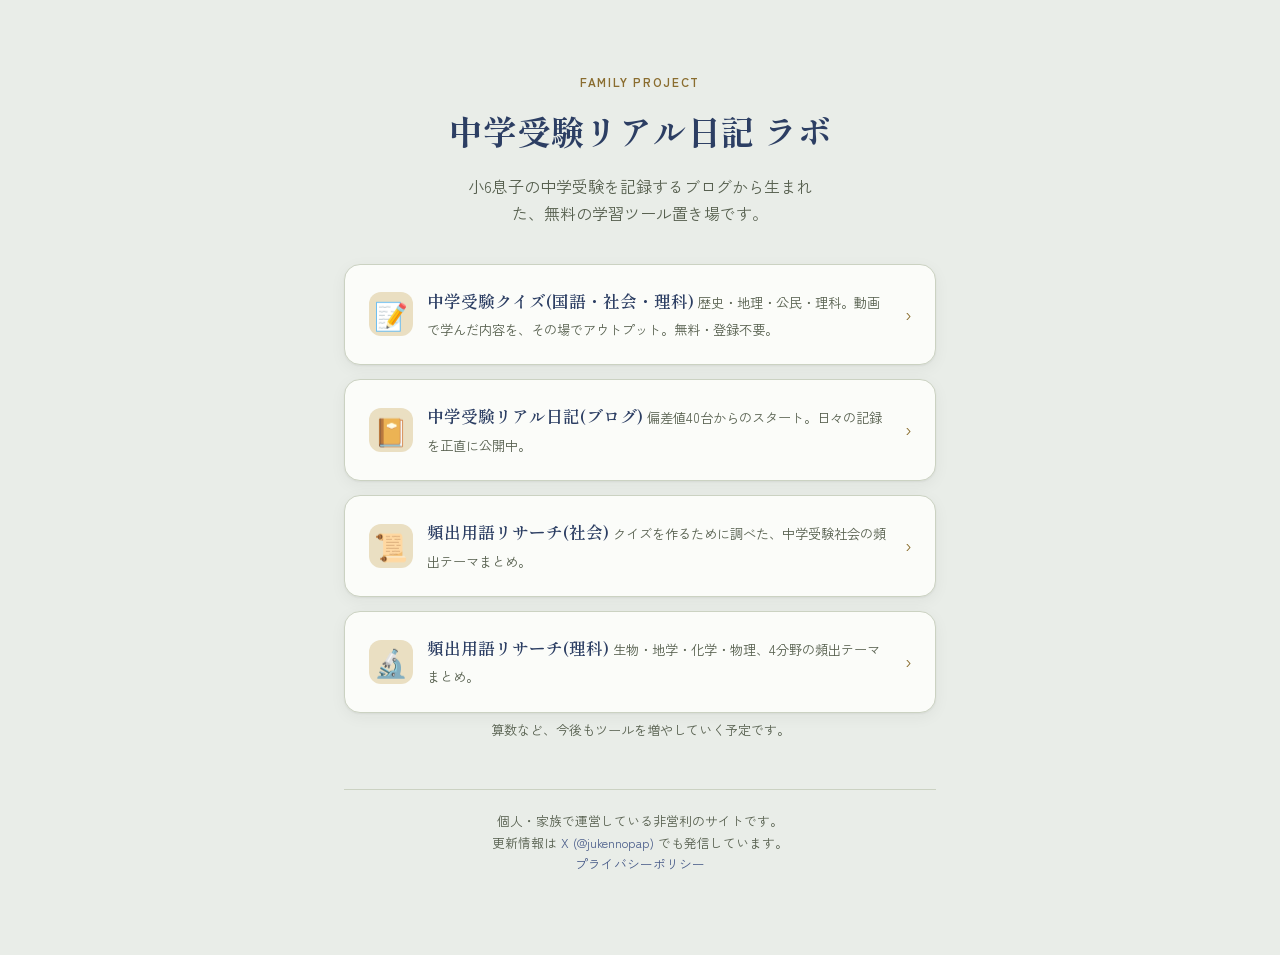
<file: index.html>
<!DOCTYPE html>
<html lang="ja">
<head>
<meta charset="UTF-8">
<meta name="viewport" content="width=device-width, initial-scale=1.0, maximum-scale=1.0">
<title>中学受験リアル日記 ラボ</title>
<meta name="description" content="小6息子の中学受験の記録から生まれた、無料の学習ツール置き場。">
<link rel="canonical" href="https://kaya87.github.io/juken-shakai-quiz/">
<meta property="og:type" content="website">
<meta property="og:title" content="中学受験リアル日記 ラボ">
<meta property="og:description" content="小6息子の中学受験の記録から生まれた、無料の学習ツール置き場。">
<meta property="og:url" content="https://kaya87.github.io/juken-shakai-quiz/">
<meta property="og:locale" content="ja_JP">
<meta name="twitter:card" content="summary">
<meta name="twitter:title" content="中学受験リアル日記 ラボ">
<meta name="twitter:description" content="小6息子の中学受験の記録から生まれた、無料の学習ツール置き場。">
<link rel="stylesheet" href="https://fonts.googleapis.com/css2?family=Shippori+Mincho:wght@500;600;700&family=Zen+Kaku+Gothic+New:wght@400;500;700&display=swap">
<style>
  :root {
    --bg: #e9ede8;
    --surface: #fbfcf9;
    --surface-alt: #dde3d6;
    --text: #1e2420;
    --text-muted: #57604f;
    --primary: #2c3e63;
    --primary-soft: #4a5d8a;
    --accent: #8a6d2f;
    --accent-soft: #eadfc2;
    --border: #cbd2c2;
    --shadow: 0 1px 2px rgba(30, 36, 32, 0.06), 0 4px 16px rgba(30, 36, 32, 0.05);
  }

  @media (prefers-color-scheme: dark) {
    :root {
      --bg: #14181a;
      --surface: #1b2123;
      --surface-alt: #232b27;
      --text: #e6e9e1;
      --text-muted: #99a392;
      --primary: #90a8da;
      --primary-soft: #b7c6ea;
      --accent: #d4b673;
      --accent-soft: #3a331f;
      --border: #303935;
      --shadow: 0 1px 2px rgba(0, 0, 0, 0.3), 0 4px 20px rgba(0, 0, 0, 0.25);
    }
  }

  * { box-sizing: border-box; }

  body {
    margin: 0;
    background: var(--bg);
    color: var(--text);
    font-family: "Zen Kaku Gothic New", "Hiragino Sans", sans-serif;
    line-height: 1.7;
    -webkit-font-smoothing: antialiased;
  }

  h1, h2 { font-family: "Shippori Mincho", serif; text-wrap: balance; margin: 0; }

  /* --- mobile-first base layout --- */
  .wrap {
    max-width: 640px;
    margin: 0 auto;
    padding: 40px 20px 56px;
  }

  header.hero {
    text-align: center;
    margin-bottom: 36px;
  }

  .eyebrow {
    font-size: 0.74rem;
    letter-spacing: 0.14em;
    color: var(--accent);
    font-weight: 700;
    text-transform: uppercase;
  }

  h1 {
    font-size: 1.7rem;
    font-weight: 700;
    color: var(--primary);
    margin: 10px 0 14px;
  }

  .lede {
    font-size: 0.95rem;
    color: var(--text-muted);
    max-width: 46ch;
    margin: 0 auto;
  }

  nav.link-cards {
    display: flex;
    flex-direction: column;
    gap: 14px;
  }

  .link-card {
    display: flex;
    align-items: center;
    gap: 14px;
    background: var(--surface);
    border: 1px solid var(--border);
    border-radius: 16px;
    padding: 18px 18px;
    box-shadow: var(--shadow);
    text-decoration: none;
    color: var(--text);
  }

  .link-card:active { transform: scale(0.99); }

  .link-icon {
    font-size: 1.7rem;
    line-height: 1;
    width: 44px;
    height: 44px;
    flex-shrink: 0;
    display: flex;
    align-items: center;
    justify-content: center;
    background: var(--accent-soft);
    border-radius: 12px;
  }

  .link-body { flex: 1; min-width: 0; }

  .link-title {
    font-family: "Shippori Mincho", serif;
    font-size: 1.05rem;
    font-weight: 600;
    color: var(--primary);
    margin-bottom: 3px;
  }

  .link-desc {
    font-size: 0.83rem;
    color: var(--text-muted);
  }

  .link-arrow {
    font-size: 1.1rem;
    color: var(--accent);
    flex-shrink: 0;
  }

  .coming-soon {
    margin-top: 6px;
    text-align: center;
    font-size: 0.82rem;
    color: var(--text-muted);
  }

  footer {
    margin-top: 48px;
    padding-top: 20px;
    border-top: 1px solid var(--border);
    text-align: center;
    font-size: 0.8rem;
    color: var(--text-muted);
  }

  footer a { color: var(--primary-soft); text-decoration: none; }
  footer a:hover { text-decoration: underline; }

  /* --- desktop enhancement --- */
  @media (min-width: 720px) {
    .wrap { padding: 72px 24px 80px; }
    h1 { font-size: 2.1rem; }
    .lede { font-size: 1rem; }
    .link-card { padding: 22px 24px; }
  }
</style>
</head>
<body>
<div class="wrap">

  <header class="hero">
    <div class="eyebrow">Family Project</div>
    <h1>中学受験リアル日記 ラボ</h1>
    <p class="lede">
      小6息子の中学受験を記録するブログから生まれた、無料の学習ツール置き場です。
    </p>
  </header>

  <nav class="link-cards">
    <a class="link-card" href="quiz.html">
      <span class="link-icon">📝</span>
      <span class="link-body">
        <span class="link-title">中学受験クイズ(国語・社会・理科)</span>
        <span class="link-desc">歴史・地理・公民・理科。動画で学んだ内容を、その場でアウトプット。無料・登録不要。</span>
      </span>
      <span class="link-arrow">›</span>
    </a>

    <a class="link-card" href="https://ka8kfc.hatenablog.com/" target="_blank" rel="noopener">
      <span class="link-icon">📔</span>
      <span class="link-body">
        <span class="link-title">中学受験リアル日記(ブログ)</span>
        <span class="link-desc">偏差値40台からのスタート。日々の記録を正直に公開中。</span>
      </span>
      <span class="link-arrow">›</span>
    </a>

    <a class="link-card" href="research.html">
      <span class="link-icon">📜</span>
      <span class="link-body">
        <span class="link-title">頻出用語リサーチ(社会)</span>
        <span class="link-desc">クイズを作るために調べた、中学受験社会の頻出テーマまとめ。</span>
      </span>
      <span class="link-arrow">›</span>
    </a>

    <a class="link-card" href="research-science.html">
      <span class="link-icon">🔬</span>
      <span class="link-body">
        <span class="link-title">頻出用語リサーチ(理科)</span>
        <span class="link-desc">生物・地学・化学・物理、4分野の頻出テーマまとめ。</span>
      </span>
      <span class="link-arrow">›</span>
    </a>
  </nav>

  <p class="coming-soon">算数など、今後もツールを増やしていく予定です。</p>

  <footer>
    個人・家族で運営している非営利のサイトです。<br>
    更新情報は <a href="https://x.com/jukennopap" target="_blank" rel="noopener">X (@jukennopap)</a> でも発信しています。<br>
    <a href="privacy.html">プライバシーポリシー</a>
  </footer>

</div>
<script data-goatcounter="https://jukenquiz.goatcounter.com/count" async src="https://gc.zgo.at/count.js"></script>
</body>
</html>
</file>
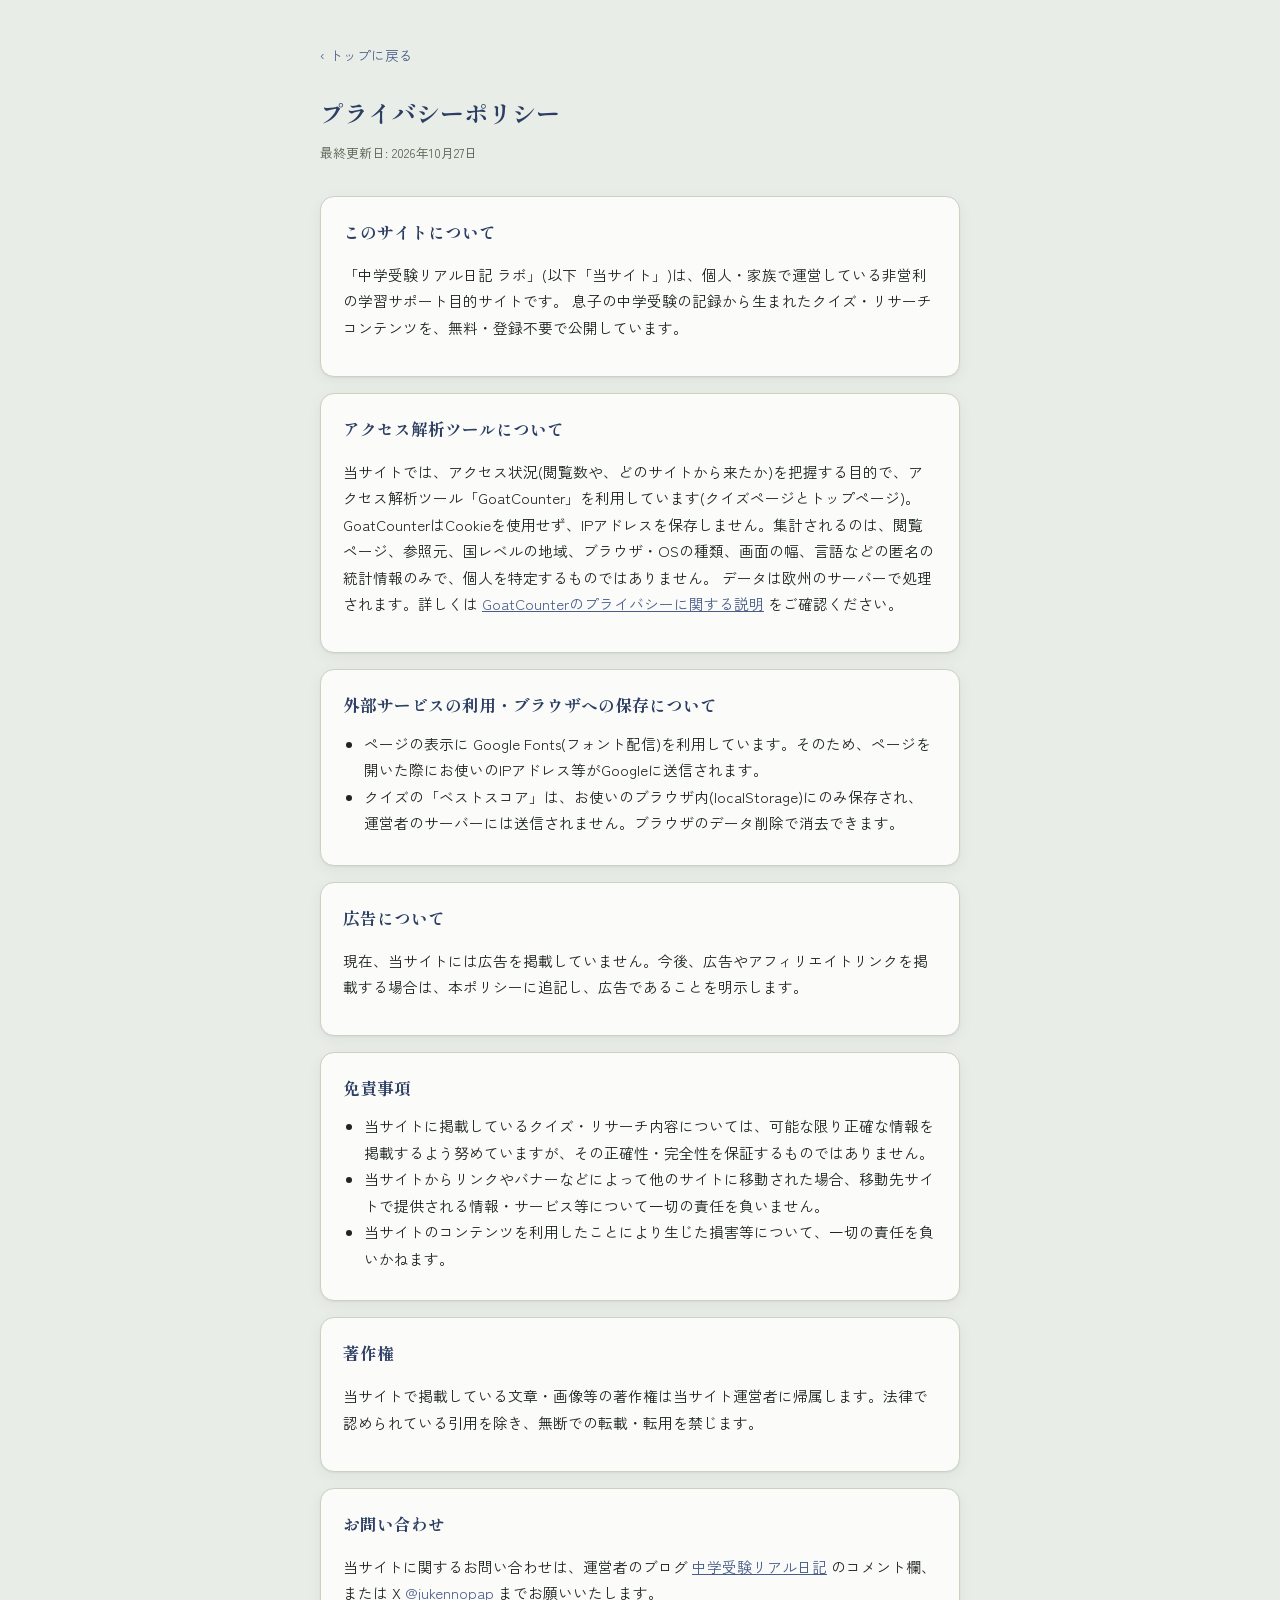
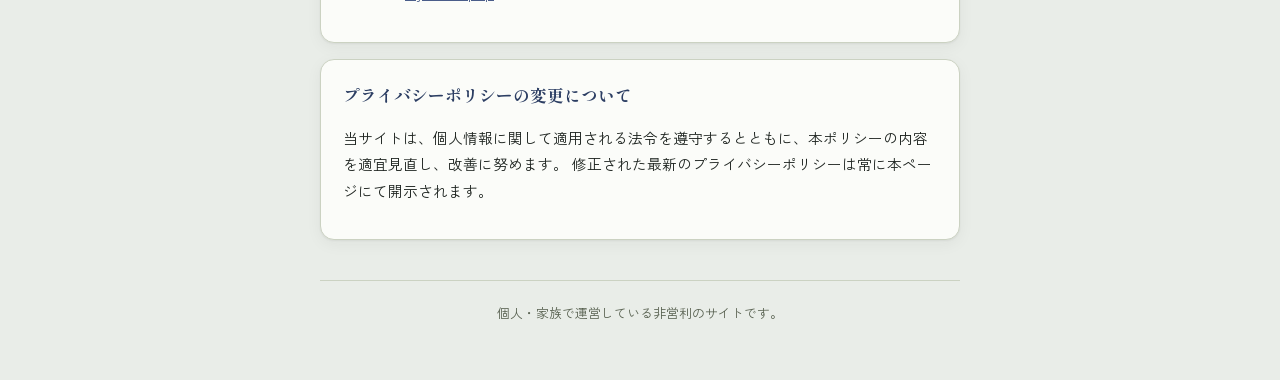
<file: privacy.html>
<!DOCTYPE html>
<html lang="ja">
<head>
<meta charset="UTF-8">
<meta name="viewport" content="width=device-width, initial-scale=1.0, maximum-scale=1.0">
<title>プライバシーポリシー | 中学受験リアル日記 ラボ</title>
<meta name="description" content="中学受験リアル日記ラボ(社会・理科クイズ、頻出用語リサーチ)のプライバシーポリシー。">
<link rel="canonical" href="https://kaya87.github.io/juken-shakai-quiz/privacy.html">
<meta name="robots" content="noindex">
<link rel="stylesheet" href="https://fonts.googleapis.com/css2?family=Shippori+Mincho:wght@500;600;700&family=Zen+Kaku+Gothic+New:wght@400;500;700&display=swap">
<style>
  :root {
    --bg: #e9ede8;
    --surface: #fbfcf9;
    --surface-alt: #dde3d6;
    --text: #1e2420;
    --text-muted: #57604f;
    --primary: #2c3e63;
    --primary-soft: #4a5d8a;
    --accent: #8a6d2f;
    --accent-soft: #eadfc2;
    --border: #cbd2c2;
    --shadow: 0 1px 2px rgba(30, 36, 32, 0.06), 0 4px 16px rgba(30, 36, 32, 0.05);
  }

  @media (prefers-color-scheme: dark) {
    :root {
      --bg: #14181a;
      --surface: #1b2123;
      --surface-alt: #232b27;
      --text: #e6e9e1;
      --text-muted: #99a392;
      --primary: #90a8da;
      --primary-soft: #b7c6ea;
      --accent: #d4b673;
      --accent-soft: #3a331f;
      --border: #303935;
      --shadow: 0 1px 2px rgba(0, 0, 0, 0.3), 0 4px 20px rgba(0, 0, 0, 0.25);
    }
  }

  * { box-sizing: border-box; }

  body {
    margin: 0;
    background: var(--bg);
    color: var(--text);
    font-family: "Zen Kaku Gothic New", "Hiragino Sans", sans-serif;
    line-height: 1.8;
    -webkit-font-smoothing: antialiased;
  }

  h1, h2 { font-family: "Shippori Mincho", serif; text-wrap: balance; }

  .wrap {
    max-width: 680px;
    margin: 0 auto;
    padding: 40px 20px 56px;
  }

  .back-link {
    display: inline-block;
    margin-bottom: 24px;
    font-size: 0.85rem;
    color: var(--primary-soft);
    text-decoration: none;
  }
  .back-link:hover { text-decoration: underline; }

  h1 {
    font-size: 1.5rem;
    font-weight: 700;
    color: var(--primary);
    margin: 0 0 6px;
  }

  .updated {
    font-size: 0.8rem;
    color: var(--text-muted);
    margin: 0 0 32px;
  }

  section {
    background: var(--surface);
    border: 1px solid var(--border);
    border-radius: 14px;
    padding: 20px 22px;
    box-shadow: var(--shadow);
    margin-bottom: 16px;
  }

  h2 {
    font-size: 1.05rem;
    color: var(--primary);
    margin: 0 0 10px;
  }

  p, li { font-size: 0.92rem; color: var(--text); }
  ul { margin: 8px 0; padding-left: 1.3em; }

  a { color: var(--primary-soft); }

  footer {
    margin-top: 40px;
    padding-top: 20px;
    border-top: 1px solid var(--border);
    text-align: center;
    font-size: 0.8rem;
    color: var(--text-muted);
  }
</style>
</head>
<body>
<div class="wrap">

  <a class="back-link" href="index.html">‹ トップに戻る</a>

  <h1>プライバシーポリシー</h1>
  <p class="updated">最終更新日: 2026年10月27日</p>

  <section>
    <h2>このサイトについて</h2>
    <p>
      「中学受験リアル日記 ラボ」(以下「当サイト」)は、個人・家族で運営している非営利の学習サポート目的サイトです。
      息子の中学受験の記録から生まれたクイズ・リサーチコンテンツを、無料・登録不要で公開しています。
    </p>
  </section>

  <section>
    <h2>アクセス解析ツールについて</h2>
    <p>
      当サイトでは、アクセス状況(閲覧数や、どのサイトから来たか)を把握する目的で、アクセス解析ツール「GoatCounter」を利用しています(クイズページとトップページ)。
      GoatCounterはCookieを使用せず、IPアドレスを保存しません。集計されるのは、閲覧ページ、参照元、国レベルの地域、ブラウザ・OSの種類、画面の幅、言語などの匿名の統計情報のみで、個人を特定するものではありません。
      データは欧州のサーバーで処理されます。詳しくは
      <a href="https://www.goatcounter.com/help/privacy" target="_blank" rel="noopener">GoatCounterのプライバシーに関する説明</a>
      をご確認ください。
    </p>
  </section>

  <section>
    <h2>外部サービスの利用・ブラウザへの保存について</h2>
    <ul>
      <li>ページの表示に Google Fonts(フォント配信)を利用しています。そのため、ページを開いた際にお使いのIPアドレス等がGoogleに送信されます。</li>
      <li>クイズの「ベストスコア」は、お使いのブラウザ内(localStorage)にのみ保存され、運営者のサーバーには送信されません。ブラウザのデータ削除で消去できます。</li>
    </ul>
  </section>

  <section>
    <h2>広告について</h2>
    <p>
      現在、当サイトには広告を掲載していません。今後、広告やアフィリエイトリンクを掲載する場合は、本ポリシーに追記し、広告であることを明示します。
    </p>
  </section>

  <section>
    <h2>免責事項</h2>
    <ul>
      <li>当サイトに掲載しているクイズ・リサーチ内容については、可能な限り正確な情報を掲載するよう努めていますが、その正確性・完全性を保証するものではありません。</li>
      <li>当サイトからリンクやバナーなどによって他のサイトに移動された場合、移動先サイトで提供される情報・サービス等について一切の責任を負いません。</li>
      <li>当サイトのコンテンツを利用したことにより生じた損害等について、一切の責任を負いかねます。</li>
    </ul>
  </section>

  <section>
    <h2>著作権</h2>
    <p>
      当サイトで掲載している文章・画像等の著作権は当サイト運営者に帰属します。法律で認められている引用を除き、無断での転載・転用を禁じます。
    </p>
  </section>

  <section>
    <h2>お問い合わせ</h2>
    <p>
      当サイトに関するお問い合わせは、運営者のブログ
      <a href="https://ka8kfc.hatenablog.com/" target="_blank" rel="noopener">中学受験リアル日記</a>
      のコメント欄、または X
      <a href="https://x.com/jukennopap" target="_blank" rel="noopener">@jukennopap</a>
      までお願いいたします。
    </p>
  </section>

  <section>
    <h2>プライバシーポリシーの変更について</h2>
    <p>
      当サイトは、個人情報に関して適用される法令を遵守するとともに、本ポリシーの内容を適宜見直し、改善に努めます。
      修正された最新のプライバシーポリシーは常に本ページにて開示されます。
    </p>
  </section>

  <footer>
    個人・家族で運営している非営利のサイトです。
  </footer>

</div>
</body>
</html>
</file>
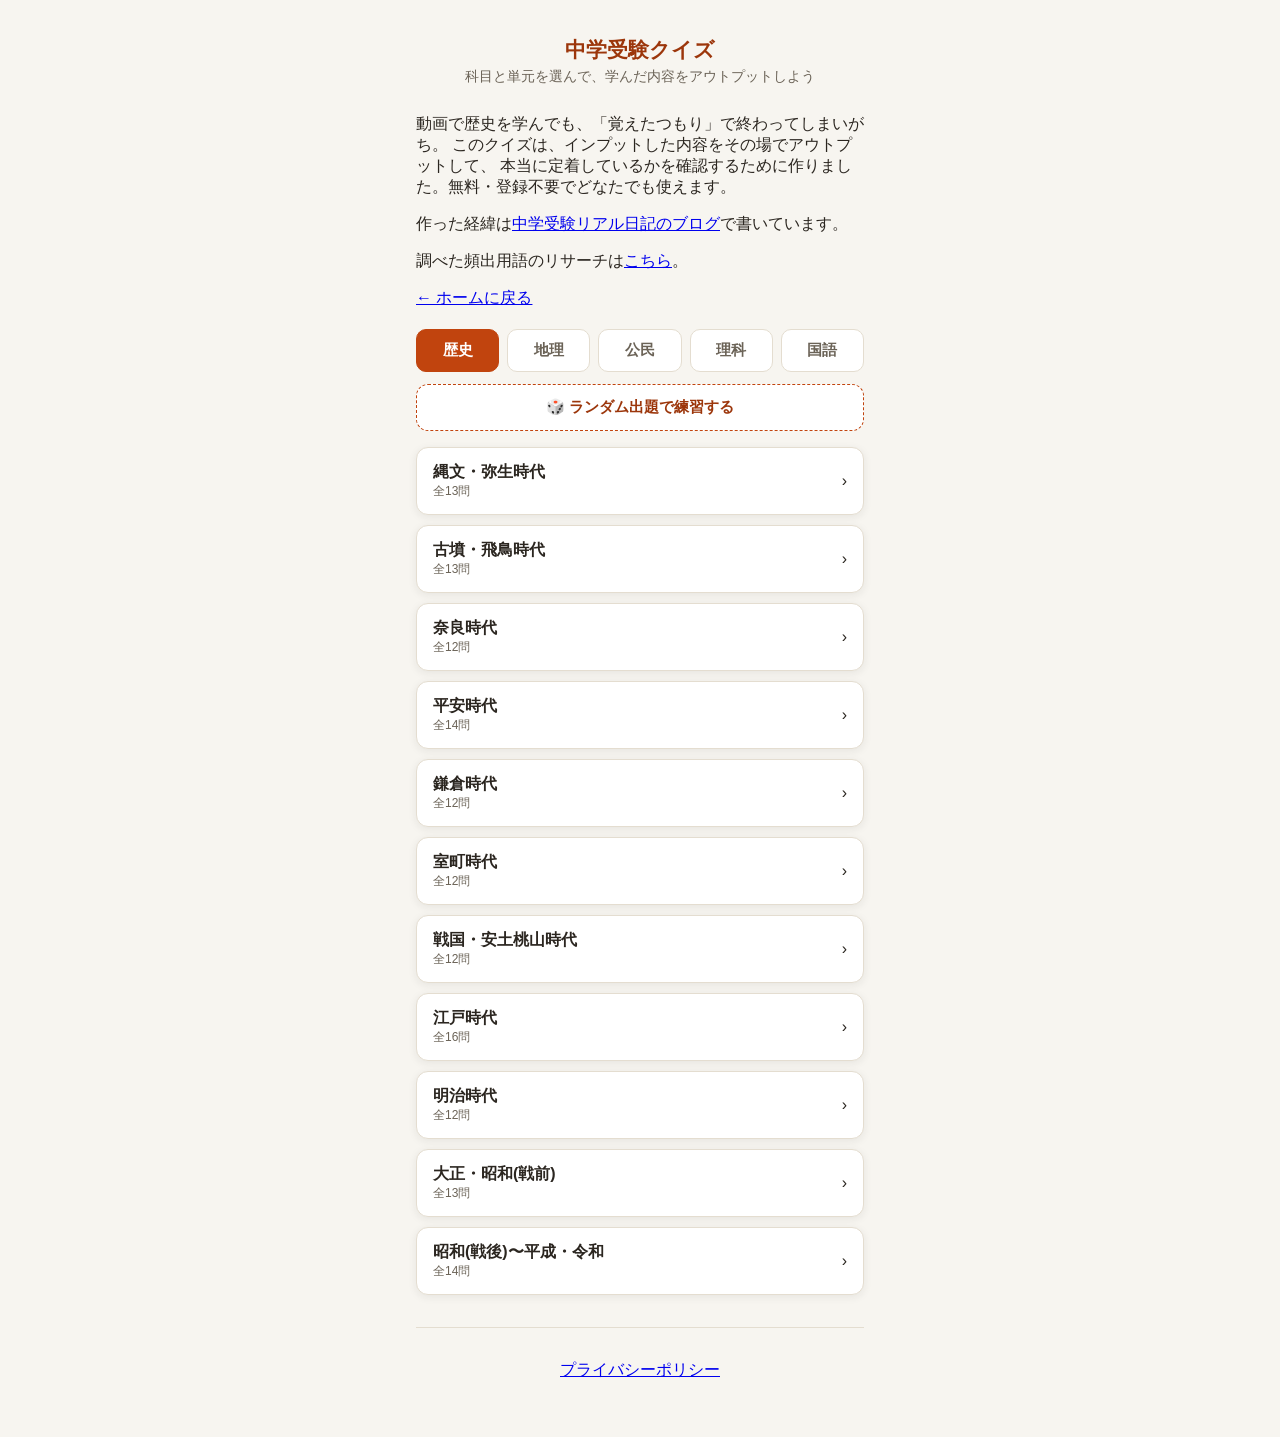
<file: quiz.html>
<!DOCTYPE html>
<html lang="ja">
<head>
<meta charset="UTF-8">
<meta name="viewport" content="width=device-width, initial-scale=1.0, maximum-scale=1.0">
<title>中学受験クイズ 一問一答(国語・社会・理科)</title>
<meta name="description" content="中学受験の国語(漢字・四字熟語)・社会(歴史・地理・公民)・理科を無料でアウトプット練習できる一問一答クイズ。登録不要、スマホで即プレイ。">
<link rel="canonical" href="https://kaya87.github.io/juken-shakai-quiz/quiz.html">
<meta property="og:type" content="website">
<meta property="og:title" content="中学受験クイズ 一問一答(国語・社会・理科)">
<meta property="og:description" content="中学受験の国語(漢字・四字熟語)・社会(歴史・地理・公民)・理科を無料でアウトプット練習できる一問一答クイズ。登録不要、スマホで即プレイ。">
<meta property="og:url" content="https://kaya87.github.io/juken-shakai-quiz/quiz.html">
<meta property="og:locale" content="ja_JP">
<meta name="twitter:card" content="summary">
<meta name="twitter:title" content="中学受験クイズ 一問一答(国語・社会・理科)">
<meta name="twitter:description" content="中学受験の国語(漢字・四字熟語)・社会(歴史・地理・公民)・理科を無料でアウトプット練習できる一問一答クイズ。登録不要、スマホで即プレイ。">
<link rel="stylesheet" href="style.css">
</head>
<body>
<div id="app">

  <header class="app-header">
    <h1>中学受験クイズ</h1>
    <p class="subtitle">科目と単元を選んで、学んだ内容をアウトプットしよう</p>
  </header>

  <main id="screen-home" class="screen">
    <section class="about-box">
      <p>
        動画で歴史を学んでも、「覚えたつもり」で終わってしまいがち。
        このクイズは、インプットした内容をその場でアウトプットして、
        本当に定着しているかを確認するために作りました。無料・登録不要でどなたでも使えます。
      </p>
      <p class="about-link">
        作った経緯は<a href="https://ka8kfc.hatenablog.com/" target="_blank" rel="noopener">中学受験リアル日記のブログ</a>で書いています。
      </p>
      <p class="about-link">
        調べた頻出用語のリサーチは<a href="research.html">こちら</a>。
      </p>
      <p class="about-link">
        <a href="index.html">← ホームに戻る</a>
      </p>
    </section>
    <div id="subject-tabs" class="subject-tabs"></div>
    <button id="btn-open-random" class="random-entry">🎲 ランダム出題で練習する</button>
    <div id="era-list" class="era-grid"></div>
  </main>

  <main id="screen-random-setup" class="screen hidden">
    <div class="quiz-topbar">
      <button id="btn-random-back" class="btn-text">← 単元を選び直す</button>
    </div>
    <h2 class="quiz-title">🎲 ランダム出題の範囲を選ぶ</h2>
    <div class="random-setup-box">
      <div class="random-setup-row">
        <button id="btn-select-all" class="btn-text">全て選択</button>
        <button id="btn-select-none" class="btn-text">全て解除</button>
      </div>
      <div id="unit-checklist" class="unit-checklist"></div>
      <p class="random-setup-label">出題数</p>
      <div id="count-buttons" class="count-buttons"></div>
      <button id="btn-start-random" class="btn-primary">この条件で始める</button>
    </div>
  </main>

  <main id="screen-quiz" class="screen hidden">
    <div class="quiz-topbar">
      <button id="btn-back" class="btn-text">← 単元を選び直す</button>
      <div id="progress" class="progress"></div>
    </div>
    <h2 id="quiz-title" class="quiz-title"></h2>
    <div id="question-box" class="question-box">
      <div id="question-data" class="question-data hidden"></div>
      <p id="question-text" class="question-text"></p>
      <div id="choices" class="choices"></div>
      <p id="feedback" class="feedback hidden"></p>
      <button id="btn-next" class="btn-primary hidden">次の問題へ</button>
    </div>
  </main>

  <main id="screen-result" class="screen hidden">
    <h2>結果発表</h2>
    <p id="result-summary" class="result-summary"></p>
    <div id="result-wrong" class="result-wrong"></div>
    <div class="result-actions">
      <button id="btn-retry" class="btn-primary">もう一度</button>
      <button id="btn-home" class="btn-secondary">単元選択にもどる</button>
    </div>
  </main>

  <footer class="visitor-footer">
    <p><a href="privacy.html">プライバシーポリシー</a></p>
  </footer>

</div>
<script src="history-questions.js"></script>
<script src="geography-questions.js"></script>
<script src="civics-questions.js"></script>
<script src="science-questions.js"></script>
<script src="japanese-questions.js"></script>
<script src="science-add-1.js"></script>
<script src="science-add-2.js"></script>
<script src="japanese-kanji-add.js"></script>
<script src="japanese-yoji-add.js"></script>
<script src="subjects.js"></script>
<script src="app.js"></script>
<script>
  (function () {
    var el = document.getElementById('visit-count-message');
    if (!el) return;
    try {
      var key = 'jsq-visit-count';
      var count = parseInt(localStorage.getItem(key) || '0', 10) + 1;
      localStorage.setItem(key, String(count));
      el.textContent = count === 1
        ? 'このブラウザでは、はじめての訪問です。ようこそ！'
        : 'このブラウザでは ' + count + ' 回目の訪問です。';
    } catch (e) {
      // localStorageが使えない環境(プライベートモード等)では何も表示しない
    }
  })();
</script>
<script data-goatcounter="https://jukenquiz.goatcounter.com/count" async src="https://gc.zgo.at/count.js"></script>
</body>
</html>
</file>
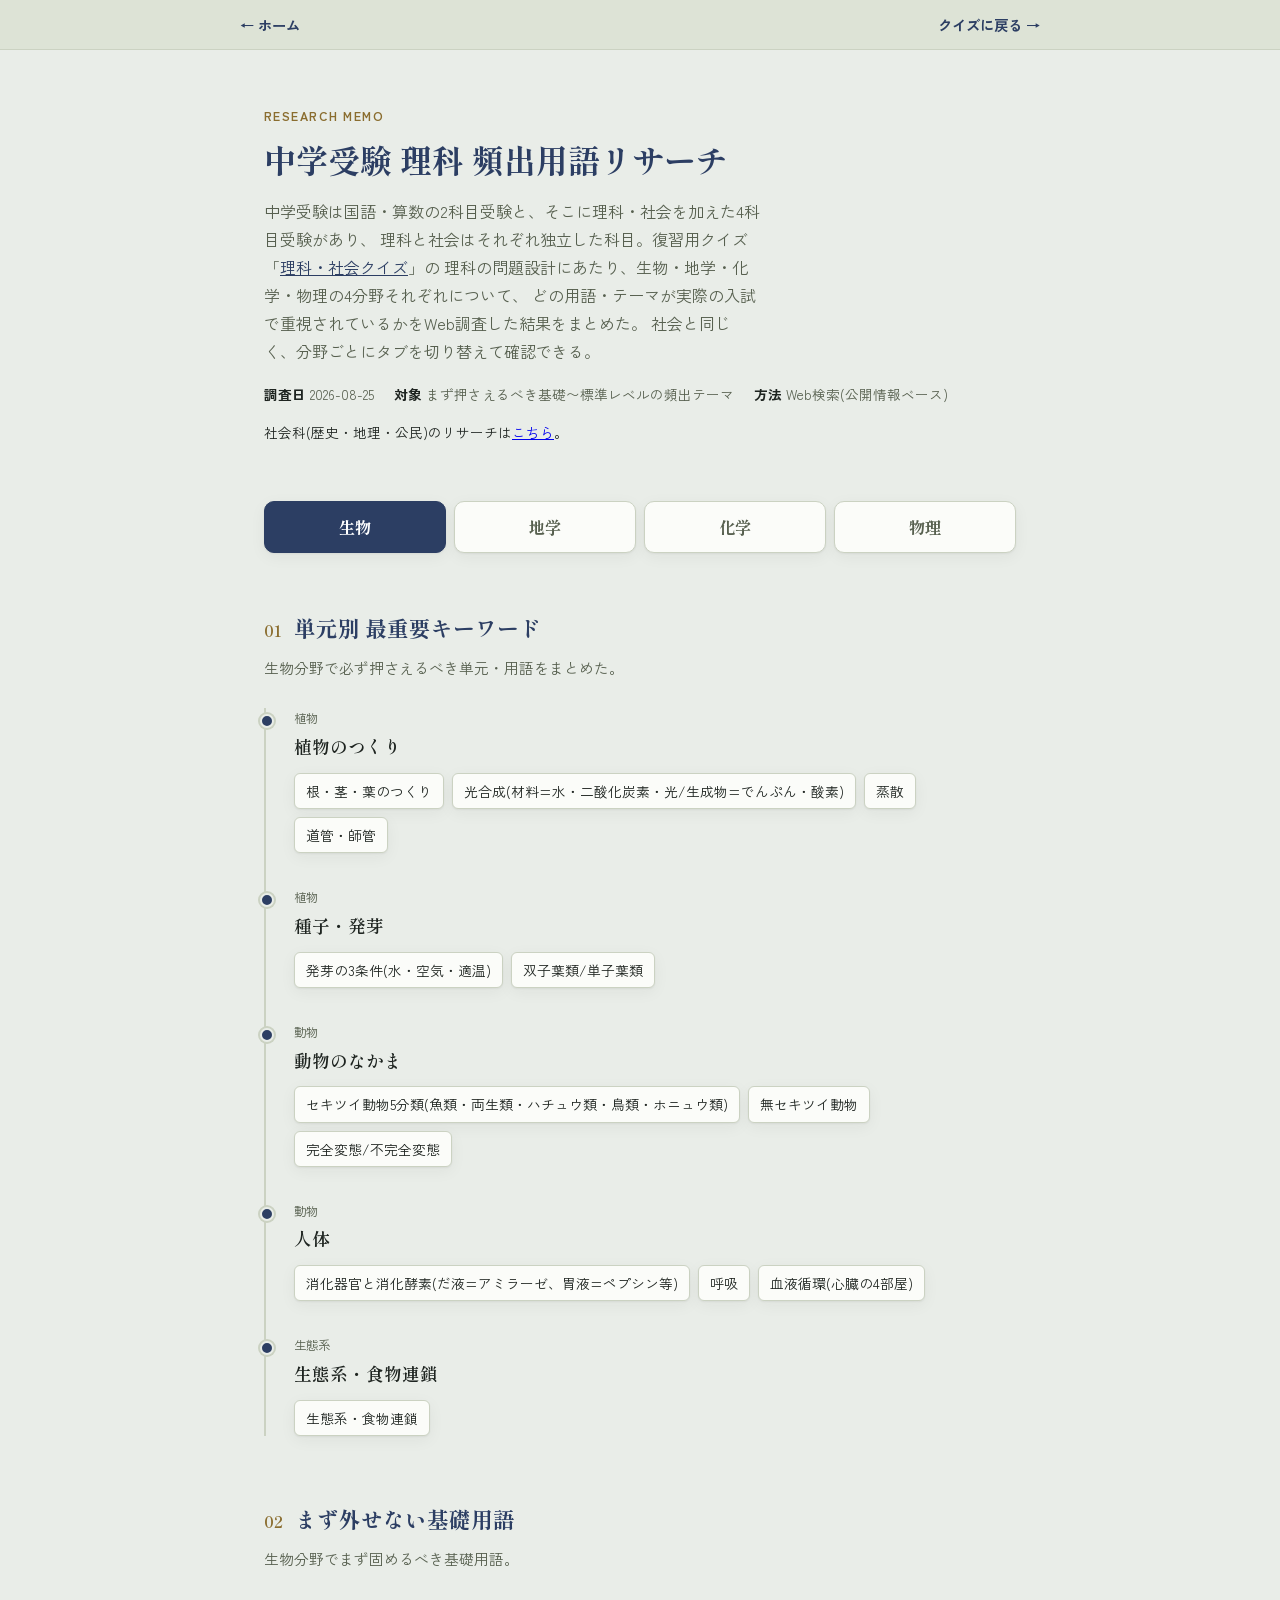
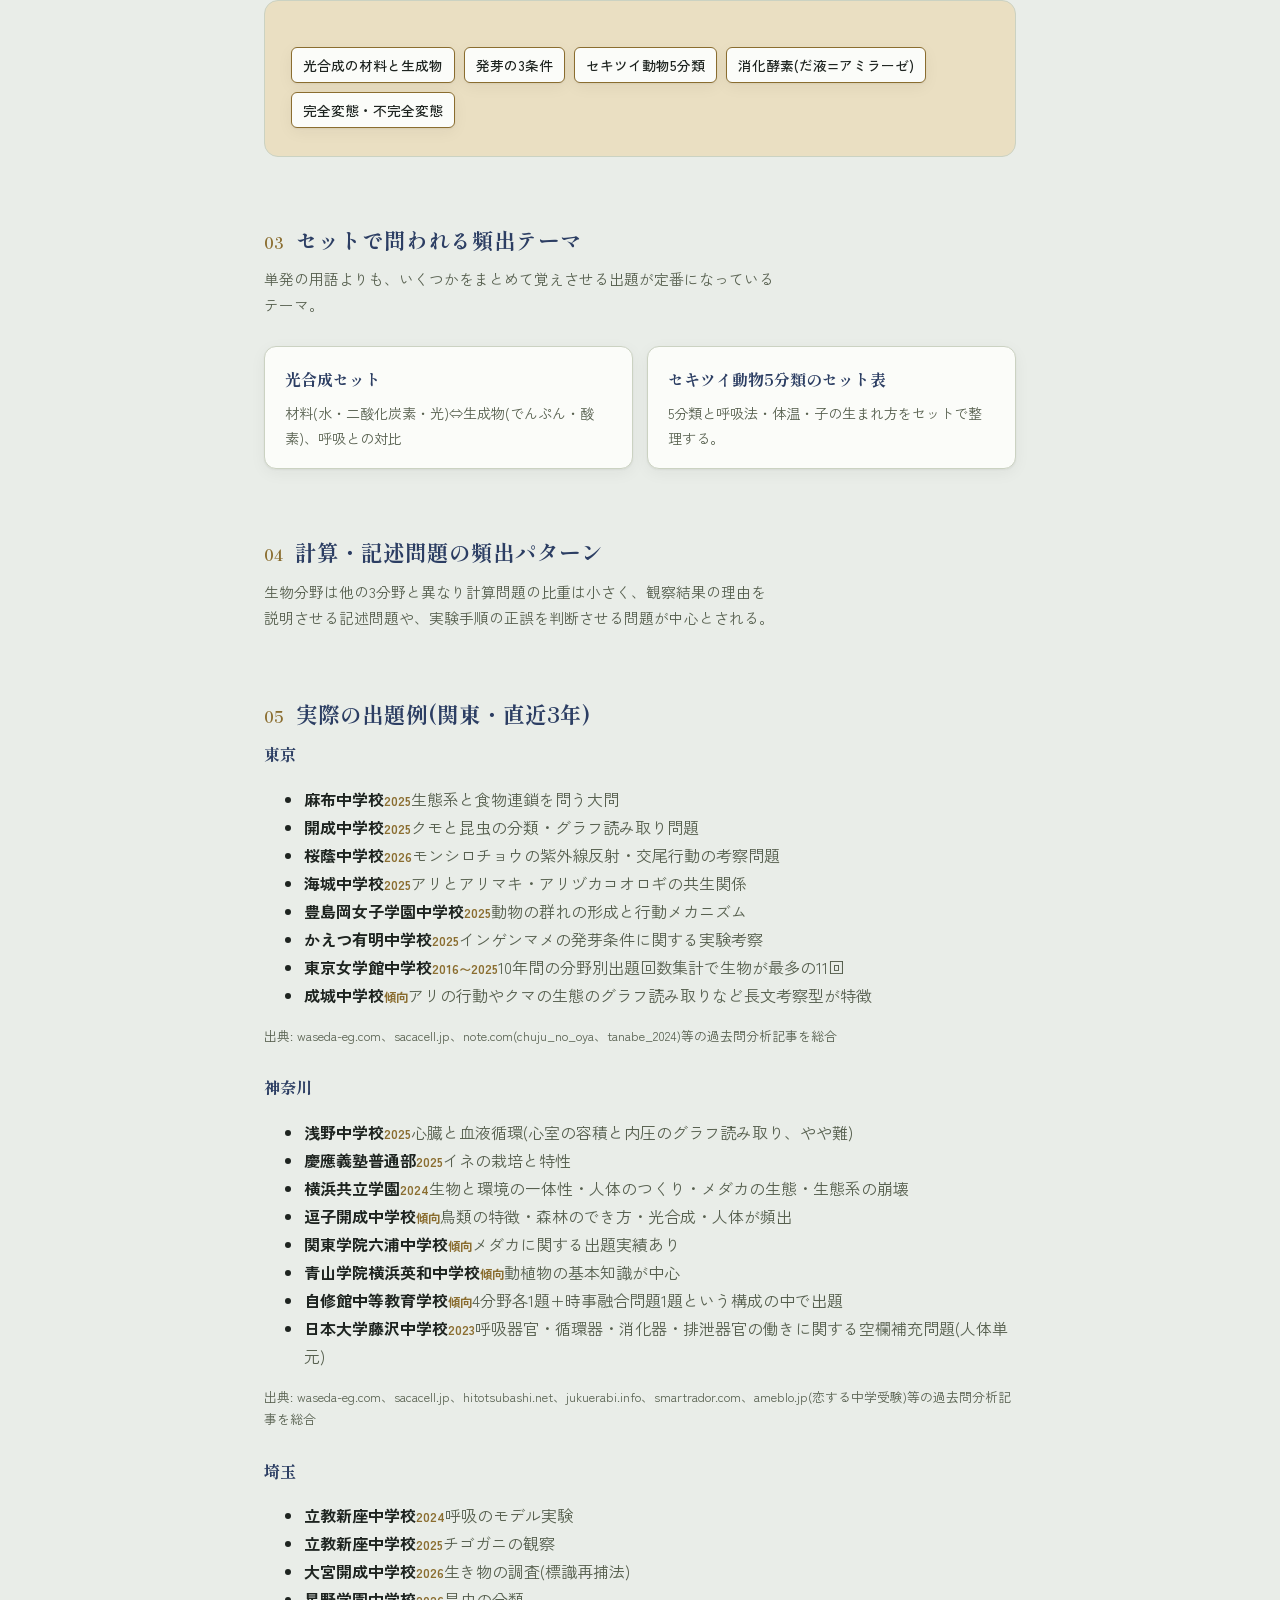
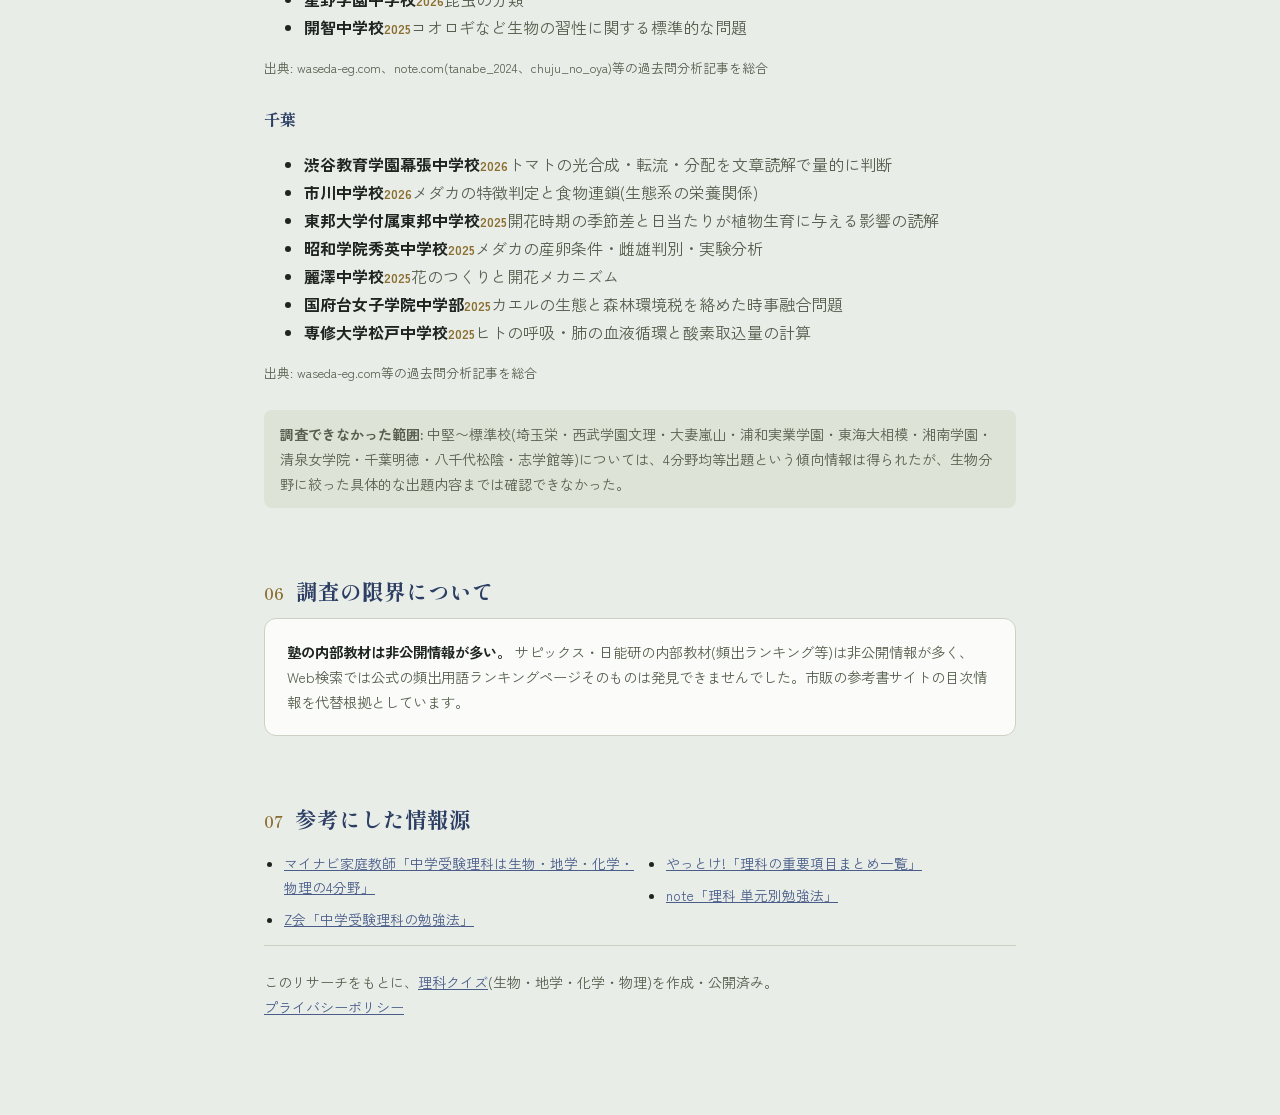
<file: research-science.html>
<!DOCTYPE html>
<html lang="ja">
<head>
<meta charset="UTF-8">
<meta name="viewport" content="width=device-width, initial-scale=1.0, maximum-scale=1.0">
<title>中学受験 理科 頻出用語リサーチ</title>
<meta name="description" content="中学受験の理科(生物・地学・化学・物理)クイズアプリのために調べた、入試で重視されやすい頻出用語・頻出テーマ・計算パターンのリサーチまとめ。">
<link rel="canonical" href="https://kaya87.github.io/juken-shakai-quiz/research-science.html">
<meta property="og:type" content="article">
<meta property="og:title" content="中学受験 理科 頻出用語リサーチ">
<meta property="og:description" content="中学受験の理科(生物・地学・化学・物理)クイズアプリのために調べた、入試で重視されやすい頻出用語・頻出テーマ・計算パターンのリサーチまとめ。">
<meta property="og:url" content="https://kaya87.github.io/juken-shakai-quiz/research-science.html">
<meta property="og:locale" content="ja_JP">
<meta name="twitter:card" content="summary">
<meta name="twitter:title" content="中学受験 理科 頻出用語リサーチ">
<meta name="twitter:description" content="中学受験の理科(生物・地学・化学・物理)クイズアプリのために調べた、入試で重視されやすい頻出用語・頻出テーマ・計算パターンのリサーチまとめ。">
<style>
  @import url('https://fonts.googleapis.com/css2?family=Shippori+Mincho:wght@500;600;700&family=Zen+Kaku+Gothic+New:wght@400;500;700&display=swap');

  :root {
    --bg: #e9ede8;
    --surface: #fbfcf9;
    --surface-alt: #dde3d6;
    --text: #1e2420;
    --text-muted: #57604f;
    --primary: #2c3e63;
    --primary-soft: #4a5d8a;
    --accent: #8a6d2f;
    --accent-soft: #eadfc2;
    --border: #cbd2c2;
    --shadow: 0 1px 2px rgba(30, 36, 32, 0.06), 0 4px 16px rgba(30, 36, 32, 0.05);
  }

  @media (prefers-color-scheme: dark) {
    :root:not([data-theme="light"]) {
      --bg: #14181a;
      --surface: #1b2123;
      --surface-alt: #232b27;
      --text: #e6e9e1;
      --text-muted: #99a392;
      --primary: #90a8da;
      --primary-soft: #b7c6ea;
      --accent: #d4b673;
      --accent-soft: #3a331f;
      --border: #303935;
      --shadow: 0 1px 2px rgba(0, 0, 0, 0.3), 0 4px 20px rgba(0, 0, 0, 0.25);
    }
  }

  :root[data-theme="dark"] {
    --bg: #14181a;
    --surface: #1b2123;
    --surface-alt: #232b27;
    --text: #e6e9e1;
    --text-muted: #99a392;
    --primary: #90a8da;
    --primary-soft: #b7c6ea;
    --accent: #d4b673;
    --accent-soft: #3a331f;
    --border: #303935;
    --shadow: 0 1px 2px rgba(0, 0, 0, 0.3), 0 4px 20px rgba(0, 0, 0, 0.25);
  }

  * { box-sizing: border-box; }

  body {
    margin: 0;
    background: var(--bg);
    color: var(--text);
    font-family: "Zen Kaku Gothic New", "Hiragino Sans", sans-serif;
    line-height: 1.75;
  }

  .wrap {
    max-width: 800px;
    margin: 0 auto;
    padding: 32px 18px 64px;
  }

  h1, h2, h3 { font-family: "Shippori Mincho", serif; text-wrap: balance; margin: 0; }

  header.hero {
    margin-bottom: 40px;
  }

  .eyebrow {
    font-size: 0.72rem;
    letter-spacing: 0.1em;
    color: var(--accent);
    font-weight: 700;
    text-transform: uppercase;
  }

  h1 {
    font-size: 1.5rem;
    font-weight: 700;
    color: var(--primary);
    margin: 8px 0 12px;
    line-height: 1.35;
  }

  .lede {
    font-size: 0.94rem;
    color: var(--text-muted);
    max-width: 62ch;
  }

  .meta-row {
    display: flex;
    flex-direction: column;
    gap: 6px;
    margin-top: 18px;
    font-size: 0.82rem;
    color: var(--text-muted);
  }

  .meta-row strong { color: var(--text); }

  section { margin-bottom: 44px; }

  .section-head {
    display: flex;
    align-items: baseline;
    gap: 10px;
    margin-bottom: 6px;
  }

  .section-num {
    font-family: "Shippori Mincho", serif;
    font-size: 0.88rem;
    color: var(--accent);
    font-weight: 700;
  }

  h2 {
    font-size: 1.15rem;
    color: var(--primary);
    font-weight: 700;
  }

  .section-note {
    color: var(--text-muted);
    font-size: 0.86rem;
    margin: 6px 0 20px;
    max-width: 64ch;
  }

  /* --- timeline --- */
  .timeline {
    position: relative;
    padding-left: 22px;
    border-left: 2px solid var(--border);
  }

  .era {
    position: relative;
    padding-bottom: 26px;
  }

  .era:last-child { padding-bottom: 0; }

  .era::before {
    content: "";
    position: absolute;
    left: -27px;
    top: 6px;
    width: 9px;
    height: 9px;
    border-radius: 50%;
    background: var(--primary);
    border: 2px solid var(--bg);
    box-shadow: 0 0 0 2px var(--border);
  }

  .era-range {
    font-size: 0.78rem;
    color: var(--text-muted);
    font-variant-numeric: tabular-nums;
    letter-spacing: 0.02em;
  }

  .era-title {
    font-family: "Shippori Mincho", serif;
    font-size: 1.1rem;
    font-weight: 600;
    color: var(--text);
    margin: 2px 0 10px;
  }

  .term-row {
    display: flex;
    flex-wrap: wrap;
    gap: 8px;
  }

  .term {
    background: var(--surface);
    border: 1px solid var(--border);
    border-radius: 6px;
    padding: 5px 11px;
    font-size: 0.86rem;
    color: var(--text);
    box-shadow: var(--shadow);
  }

  /* --- basics highlight --- */
  .basics-panel {
    background: var(--accent-soft);
    border: 1px solid var(--border);
    border-radius: 14px;
    padding: 18px 16px;
  }

  .basics-grid {
    display: flex;
    flex-wrap: wrap;
    gap: 9px;
    margin-top: 18px;
  }

  .basics-grid .term {
    background: var(--surface);
    border-color: var(--accent);
    font-weight: 500;
  }

  /* --- year table --- */
  .table-wrap { overflow-x: auto; border-radius: 12px; border: 1px solid var(--border); }

  table {
    width: 100%;
    border-collapse: collapse;
    background: var(--surface);
    font-size: 0.92rem;
  }

  th, td {
    text-align: left;
    padding: 10px 16px;
    border-bottom: 1px solid var(--border);
  }

  th {
    font-family: "Shippori Mincho", serif;
    font-weight: 600;
    color: var(--primary);
    background: var(--surface-alt);
    font-size: 0.85rem;
  }

  td.year {
    font-variant-numeric: tabular-nums;
    font-weight: 600;
    color: var(--primary-soft);
    white-space: nowrap;
    width: 90px;
  }

  tr:last-child td { border-bottom: none; }

  .footnote {
    font-size: 0.85rem;
    color: var(--text-muted);
    margin-top: 14px;
    padding: 12px 16px;
    background: var(--surface);
    border-left: 3px solid var(--accent);
    border-radius: 0 8px 8px 0;
  }

  /* --- theme sets --- */
  .set-grid {
    display: grid;
    grid-template-columns: repeat(auto-fit, minmax(260px, 1fr));
    gap: 14px;
  }

  .set-card {
    background: var(--surface);
    border: 1px solid var(--border);
    border-radius: 12px;
    padding: 14px 16px;
    box-shadow: var(--shadow);
  }

  .set-card h3 {
    font-size: 1rem;
    color: var(--primary);
    margin-bottom: 8px;
  }

  .set-card p {
    margin: 0;
    font-size: 0.88rem;
    color: var(--text-muted);
  }

  /* --- caveat --- */
  .caveat {
    background: var(--surface);
    border: 1px solid var(--border);
    border-radius: 12px;
    padding: 20px 22px;
    font-size: 0.9rem;
    color: var(--text-muted);
  }

  .caveat strong { color: var(--text); }

  /* --- exam examples --- */
  .example-block { margin-bottom: 26px; }
  .example-block:last-child { margin-bottom: 0; }

  .example-block h3 {
    font-family: "Shippori Mincho", serif;
    font-size: 1.02rem;
    color: var(--primary);
    margin-bottom: 10px;
  }

  .example-list {
    list-style: none;
    margin: 0 0 10px;
    padding: 0;
    display: flex;
    flex-direction: column;
    gap: 8px;
  }

  .example-list li {
    display: flex;
    flex-wrap: wrap;
    gap: 4px 10px;
    align-items: baseline;
    background: var(--surface);
    border: 1px solid var(--border);
    border-radius: 8px;
    padding: 10px 14px;
    box-shadow: var(--shadow);
    font-size: 0.88rem;
  }

  .ex-year {
    font-variant-numeric: tabular-nums;
    font-weight: 700;
    color: var(--accent);
    font-size: 0.78rem;
    white-space: nowrap;
  }

  .ex-school {
    font-weight: 600;
    overflow-wrap: break-word;
  }

  .ex-desc { color: var(--text-muted); }

  .example-source {
    font-size: 0.8rem;
    color: var(--text-muted);
  }

  .example-source a { color: var(--primary-soft); }

  .not-found-note {
    font-size: 0.88rem;
    color: var(--text-muted);
    background: var(--surface-alt);
    border-radius: 8px;
    padding: 12px 16px;
    margin-bottom: 26px;
  }

  /* --- sources --- */
  .sources {
    columns: 1;
    column-gap: 32px;
    font-size: 0.84rem;
    padding-left: 20px;
  }

  .sources li { margin-bottom: 8px; break-inside: avoid; }
  .sources a { color: var(--primary-soft); }

  /* --- desktop enhancement (mobile is the default above) --- */
  @media (min-width: 720px) {
    .wrap { padding: 56px 24px 96px; }
    header.hero { margin-bottom: 56px; }
    .eyebrow { font-size: 0.78rem; letter-spacing: 0.12em; }
    h1 { font-size: 2rem; margin: 10px 0 14px; }
    .lede { font-size: 1rem; }
    .meta-row { flex-direction: row; gap: 20px; font-size: 0.85rem; }
    section { margin-bottom: 64px; }
    .section-head { gap: 12px; margin-bottom: 8px; }
    .section-num { font-size: 0.95rem; }
    h2 { font-size: 1.35rem; }
    .section-note { font-size: 0.92rem; margin: 6px 0 28px; }
    .timeline { padding-left: 28px; }
    .era { padding-bottom: 34px; }
    .era::before { left: -34px; width: 10px; height: 10px; }
    .basics-panel { padding: 28px 26px; }
    .set-card { padding: 18px 20px; }
    .sources { columns: 2; font-size: 0.86rem; }
  }

  footer {
    border-top: 1px solid var(--border);
    padding-top: 24px;
    font-size: 0.88rem;
    color: var(--text-muted);
  }

  footer a { color: var(--primary-soft); }

  /* --- site nav (added for site integration) --- */
  .site-nav {
    background: var(--surface-alt);
    border-bottom: 1px solid var(--border);
    padding: 12px 24px;
  }

  .site-nav-inner {
    display: flex;
    justify-content: space-between;
    max-width: 800px;
    margin: 0 auto;
  }

  .site-nav a {
    color: var(--primary);
    font-family: "Zen Kaku Gothic New", "Hiragino Sans", sans-serif;
    font-size: 0.9rem;
    font-weight: 700;
    text-decoration: none;
  }

  .site-nav a:hover { text-decoration: underline; }

  /* --- subject tabs --- */
  .subject-tabs {
    display: flex;
    gap: 8px;
    margin-bottom: 40px;
  }

  .subject-tab {
    flex: 1;
    padding: 11px 8px;
    border-radius: 10px;
    border: 1px solid var(--border);
    background: var(--surface);
    color: var(--text-muted);
    font-family: "Shippori Mincho", serif;
    font-size: 0.95rem;
    font-weight: 700;
    cursor: pointer;
    box-shadow: var(--shadow);
  }

  .subject-tab.active {
    background: var(--primary);
    border-color: var(--primary);
    color: #fff;
  }

  .subject-tab:hover:not(.active) {
    border-color: var(--primary-soft);
    color: var(--text);
  }

  @media (min-width: 720px) {
    .subject-tabs { margin-bottom: 56px; }
    .subject-tab { font-size: 1.02rem; padding: 13px 8px; }
  }
</style>
</head>
<body>

<nav class="site-nav"><div class="site-nav-inner"><a href="index.html">← ホーム</a><a href="quiz.html">クイズに戻る →</a></div></nav>

<div class="wrap">

  <header class="hero">
    <div class="eyebrow">Research Memo</div>
    <h1>中学受験 理科 頻出用語リサーチ</h1>
    <p class="lede">
      中学受験は国語・算数の2科目受験と、そこに理科・社会を加えた4科目受験があり、
      理科と社会はそれぞれ独立した科目。復習用クイズ
      「<a href="https://kaya87.github.io/juken-shakai-quiz/" style="color:var(--primary)">理科・社会クイズ</a>」の
      理科の問題設計にあたり、生物・地学・化学・物理の4分野それぞれについて、
      どの用語・テーマが実際の入試で重視されているかをWeb調査した結果をまとめた。
      社会と同じく、分野ごとにタブを切り替えて確認できる。
    </p>
    <div class="meta-row">
      <span><strong>調査日</strong> 2026-08-25</span>
      <span><strong>対象</strong> まず押さえるべき基礎〜標準レベルの頻出テーマ</span>
      <span><strong>方法</strong> Web検索(公開情報ベース)</span>
    </div>
    <p class="about-link" style="margin-top:14px;font-size:0.85rem;">
      社会科(歴史・地理・公民)のリサーチは<a href="research.html">こちら</a>。
    </p>
  </header>

  <div class="subject-tabs" id="research-subject-tabs">
    <button type="button" class="subject-tab active" data-subject="bio">生物</button>
    <button type="button" class="subject-tab" data-subject="earth">地学</button>
    <button type="button" class="subject-tab" data-subject="chem">化学</button>
    <button type="button" class="subject-tab" data-subject="phys">物理</button>
  </div>

  <div id="subject-bio">

  <section>
    <div class="section-head"><span class="section-num">01</span><h2>単元別 最重要キーワード</h2></div>
    <p class="section-note">生物分野で必ず押さえるべき単元・用語をまとめた。</p>

    <div class="timeline">

      <div class="era">
        <div class="era-range">植物</div>
        <div class="era-title">植物のつくり</div>
        <div class="term-row">
          <span class="term">根・茎・葉のつくり</span><span class="term">光合成(材料=水・二酸化炭素・光/生成物=でんぷん・酸素)</span><span class="term">蒸散</span><span class="term">道管・師管</span>
        </div>
      </div>

      <div class="era">
        <div class="era-range">植物</div>
        <div class="era-title">種子・発芽</div>
        <div class="term-row">
          <span class="term">発芽の3条件(水・空気・適温)</span><span class="term">双子葉類/単子葉類</span>
        </div>
      </div>

      <div class="era">
        <div class="era-range">動物</div>
        <div class="era-title">動物のなかま</div>
        <div class="term-row">
          <span class="term">セキツイ動物5分類(魚類・両生類・ハチュウ類・鳥類・ホニュウ類)</span><span class="term">無セキツイ動物</span><span class="term">完全変態/不完全変態</span>
        </div>
      </div>

      <div class="era">
        <div class="era-range">動物</div>
        <div class="era-title">人体</div>
        <div class="term-row">
          <span class="term">消化器官と消化酵素(だ液=アミラーゼ、胃液=ペプシン等)</span><span class="term">呼吸</span><span class="term">血液循環(心臓の4部屋)</span>
        </div>
      </div>

      <div class="era">
        <div class="era-range">生態系</div>
        <div class="era-title">生態系・食物連鎖</div>
        <div class="term-row">
          <span class="term">生態系・食物連鎖</span>
        </div>
      </div>

    </div>
  </section>

  <section>
    <div class="section-head"><span class="section-num">02</span><h2>まず外せない基礎用語</h2></div>
    <p class="section-note">生物分野でまず固めるべき基礎用語。</p>
    <div class="basics-panel">
      <div class="basics-grid">
        <span class="term">光合成の材料と生成物</span>
        <span class="term">発芽の3条件</span>
        <span class="term">セキツイ動物5分類</span>
        <span class="term">消化酵素(だ液=アミラーゼ)</span>
        <span class="term">完全変態・不完全変態</span>
      </div>
    </div>
  </section>

  <section>
    <div class="section-head"><span class="section-num">03</span><h2>セットで問われる頻出テーマ</h2></div>
    <p class="section-note">単発の用語よりも、いくつかをまとめて覚えさせる出題が定番になっているテーマ。</p>
    <div class="set-grid">
      <div class="set-card">
        <h3>光合成セット</h3>
        <p>材料(水・二酸化炭素・光)⇔生成物(でんぷん・酸素)、呼吸との対比</p>
      </div>
      <div class="set-card">
        <h3>セキツイ動物5分類のセット表</h3>
        <p>5分類と呼吸法・体温・子の生まれ方をセットで整理する。</p>
      </div>
    </div>
  </section>

  <section>
    <div class="section-head"><span class="section-num">04</span><h2>計算・記述問題の頻出パターン</h2></div>
    <p class="section-note">生物分野は他の3分野と異なり計算問題の比重は小さく、観察結果の理由を説明させる記述問題や、実験手順の正誤を判断させる問題が中心とされる。</p>
  </section>

  <section>
    <div class="section-head"><span class="section-num">05</span><h2>実際の出題例(関東・直近3年)</h2></div>

    <div class="example-block">
      <h3>東京</h3>
      <ul>
        <li><span class="ex-school">麻布中学校</span><span class="ex-year">2025</span><span class="ex-desc">生態系と食物連鎖を問う大問</span></li>
        <li><span class="ex-school">開成中学校</span><span class="ex-year">2025</span><span class="ex-desc">クモと昆虫の分類・グラフ読み取り問題</span></li>
        <li><span class="ex-school">桜蔭中学校</span><span class="ex-year">2026</span><span class="ex-desc">モンシロチョウの紫外線反射・交尾行動の考察問題</span></li>
        <li><span class="ex-school">海城中学校</span><span class="ex-year">2025</span><span class="ex-desc">アリとアリマキ・アリヅカコオロギの共生関係</span></li>
        <li><span class="ex-school">豊島岡女子学園中学校</span><span class="ex-year">2025</span><span class="ex-desc">動物の群れの形成と行動メカニズム</span></li>
        <li><span class="ex-school">かえつ有明中学校</span><span class="ex-year">2025</span><span class="ex-desc">インゲンマメの発芽条件に関する実験考察</span></li>
        <li><span class="ex-school">東京女学館中学校</span><span class="ex-year">2016〜2025</span><span class="ex-desc">10年間の分野別出題回数集計で生物が最多の11回</span></li>
        <li><span class="ex-school">成城中学校</span><span class="ex-year">傾向</span><span class="ex-desc">アリの行動やクマの生態のグラフ読み取りなど長文考察型が特徴</span></li>
      </ul>
      <p class="example-source">出典: waseda-eg.com、sacacell.jp、note.com(chuju_no_oya、tanabe_2024)等の過去問分析記事を総合</p>
    </div>

    <div class="example-block">
      <h3>神奈川</h3>
      <ul>
        <li><span class="ex-school">浅野中学校</span><span class="ex-year">2025</span><span class="ex-desc">心臓と血液循環(心室の容積と内圧のグラフ読み取り、やや難)</span></li>
        <li><span class="ex-school">慶應義塾普通部</span><span class="ex-year">2025</span><span class="ex-desc">イネの栽培と特性</span></li>
        <li><span class="ex-school">横浜共立学園</span><span class="ex-year">2024</span><span class="ex-desc">生物と環境の一体性・人体のつくり・メダカの生態・生態系の崩壊</span></li>
        <li><span class="ex-school">逗子開成中学校</span><span class="ex-year">傾向</span><span class="ex-desc">鳥類の特徴・森林のでき方・光合成・人体が頻出</span></li>
        <li><span class="ex-school">関東学院六浦中学校</span><span class="ex-year">傾向</span><span class="ex-desc">メダカに関する出題実績あり</span></li>
        <li><span class="ex-school">青山学院横浜英和中学校</span><span class="ex-year">傾向</span><span class="ex-desc">動植物の基本知識が中心</span></li>
        <li><span class="ex-school">自修館中等教育学校</span><span class="ex-year">傾向</span><span class="ex-desc">4分野各1題+時事融合問題1題という構成の中で出題</span></li>
        <li><span class="ex-school">日本大学藤沢中学校</span><span class="ex-year">2023</span><span class="ex-desc">呼吸器官・循環器・消化器・排泄器官の働きに関する空欄補充問題(人体単元)</span></li>
      </ul>
      <p class="example-source">出典: waseda-eg.com、sacacell.jp、hitotsubashi.net、jukuerabi.info、smartrador.com、ameblo.jp(恋する中学受験)等の過去問分析記事を総合</p>
    </div>

    <div class="example-block">
      <h3>埼玉</h3>
      <ul>
        <li><span class="ex-school">立教新座中学校</span><span class="ex-year">2024</span><span class="ex-desc">呼吸のモデル実験</span></li>
        <li><span class="ex-school">立教新座中学校</span><span class="ex-year">2025</span><span class="ex-desc">チゴガニの観察</span></li>
        <li><span class="ex-school">大宮開成中学校</span><span class="ex-year">2026</span><span class="ex-desc">生き物の調査(標識再捕法)</span></li>
        <li><span class="ex-school">星野学園中学校</span><span class="ex-year">2026</span><span class="ex-desc">昆虫の分類</span></li>
        <li><span class="ex-school">開智中学校</span><span class="ex-year">2025</span><span class="ex-desc">コオロギなど生物の習性に関する標準的な問題</span></li>
      </ul>
      <p class="example-source">出典: waseda-eg.com、note.com(tanabe_2024、chuju_no_oya)等の過去問分析記事を総合</p>
    </div>

    <div class="example-block">
      <h3>千葉</h3>
      <ul>
        <li><span class="ex-school">渋谷教育学園幕張中学校</span><span class="ex-year">2026</span><span class="ex-desc">トマトの光合成・転流・分配を文章読解で量的に判断</span></li>
        <li><span class="ex-school">市川中学校</span><span class="ex-year">2026</span><span class="ex-desc">メダカの特徴判定と食物連鎖(生態系の栄養関係)</span></li>
        <li><span class="ex-school">東邦大学付属東邦中学校</span><span class="ex-year">2025</span><span class="ex-desc">開花時期の季節差と日当たりが植物生育に与える影響の読解</span></li>
        <li><span class="ex-school">昭和学院秀英中学校</span><span class="ex-year">2025</span><span class="ex-desc">メダカの産卵条件・雌雄判別・実験分析</span></li>
        <li><span class="ex-school">麗澤中学校</span><span class="ex-year">2025</span><span class="ex-desc">花のつくりと開花メカニズム</span></li>
        <li><span class="ex-school">国府台女子学院中学部</span><span class="ex-year">2025</span><span class="ex-desc">カエルの生態と森林環境税を絡めた時事融合問題</span></li>
        <li><span class="ex-school">専修大学松戸中学校</span><span class="ex-year">2025</span><span class="ex-desc">ヒトの呼吸・肺の血液循環と酸素取込量の計算</span></li>
      </ul>
      <p class="example-source">出典: waseda-eg.com等の過去問分析記事を総合</p>
    </div>

    <div class="not-found-note">
      <strong>調査できなかった範囲:</strong> 中堅〜標準校(埼玉栄・西武学園文理・大妻嵐山・浦和実業学園・東海大相模・湘南学園・清泉女学院・千葉明徳・八千代松陰・志学館等)については、4分野均等出題という傾向情報は得られたが、生物分野に絞った具体的な出題内容までは確認できなかった。
    </div>
  </section>

  <section>
    <div class="section-head"><span class="section-num">06</span><h2>調査の限界について</h2></div>
    <div class="caveat">
      <strong>塾の内部教材は非公開情報が多い。</strong>
      サピックス・日能研の内部教材(頻出ランキング等)は非公開情報が多く、Web検索では公式の頻出用語ランキングページそのものは発見できませんでした。市販の参考書サイトの目次情報を代替根拠としています。
    </div>
  </section>

  <section style="margin-bottom: 0;">
    <div class="section-head"><span class="section-num">07</span><h2>参考にした情報源</h2></div>
    <ul class="sources">
      <li><a href="https://katekyo.mynavi.jp/juken/8524" target="_blank" rel="noopener">マイナビ家庭教師「中学受験理科は生物・地学・化学・物理の4分野」</a></li>
      <li><a href="https://www.zkai.co.jp/exam-navi/el/el-method/cl-21-01/" target="_blank" rel="noopener">Z会「中学受験理科の勉強法」</a></li>
      <li><a href="https://yattoke.com/page-1801/" target="_blank" rel="noopener">やっとけ!「理科の重要項目まとめ一覧」</a></li>
      <li><a href="https://note.com/shiseikatsu_dx/n/nd499eddcb758" target="_blank" rel="noopener">note「理科 単元別勉強法」</a></li>
    </ul>
  </section>

  </div>

  <div id="subject-earth" style="display:none;">

  <section>
    <div class="section-head"><span class="section-num">01</span><h2>単元別 最重要キーワード</h2></div>
    <p class="section-note">地学分野で必ず押さえるべき単元・用語をまとめた。</p>

    <div class="timeline">

      <div class="era">
        <div class="era-range">気象</div>
        <div class="era-title">天気</div>
        <div class="term-row">
          <span class="term">雲の種類</span><span class="term">前線(温暖前線・寒冷前線)</span><span class="term">日本の四季と気団</span><span class="term">湿度計算</span>
        </div>
      </div>

      <div class="era">
        <div class="era-range">地質</div>
        <div class="era-title">地層と岩石</div>
        <div class="term-row">
          <span class="term">堆積岩・火成岩・変成岩</span><span class="term">しゅう曲・断層</span><span class="term">化石(示準化石・示相化石)</span>
        </div>
      </div>

      <div class="era">
        <div class="era-range">地質</div>
        <div class="era-title">地震</div>
        <div class="term-row">
          <span class="term">初期微動・主要動</span><span class="term">P波・S波</span><span class="term">震度とマグニチュード</span>
        </div>
      </div>

      <div class="era">
        <div class="era-range">天文</div>
        <div class="era-title">天体</div>
        <div class="term-row">
          <span class="term">太陽の日周運動・年周運動</span><span class="term">月の満ち欠け</span><span class="term">季節の星座</span><span class="term">地球の自転・公転</span>
        </div>
      </div>

    </div>
  </section>

  <section>
    <div class="section-head"><span class="section-num">02</span><h2>まず外せない基礎用語</h2></div>
    <p class="section-note">地学分野でまず固めるべき基礎用語。</p>
    <div class="basics-panel">
      <div class="basics-grid">
        <span class="term">雲の種類と天気の変化</span>
        <span class="term">前線の種類</span>
        <span class="term">地震のP波・S波</span>
        <span class="term">月の満ち欠けの順番</span>
        <span class="term">季節の代表的な星座</span>
        <span class="term">示準化石・示相化石</span>
      </div>
    </div>
  </section>

  <section>
    <div class="section-head"><span class="section-num">03</span><h2>セットで問われる頻出テーマ</h2></div>
    <p class="section-note">単発の用語よりも、いくつかをまとめて覚えさせる出題が定番になっているテーマ。</p>
    <div class="set-grid">
      <div class="set-card">
        <h3>季節と星座の対応</h3>
        <p>夏の大三角、冬の大三角など。</p>
      </div>
      <div class="set-card">
        <h3>地震のP波・S波と初期微動・主要動</h3>
        <p>P波・S波の到達順序と初期微動・主要動をセットで理解する。</p>
      </div>
    </div>
  </section>

  <section>
    <div class="section-head"><span class="section-num">04</span><h2>計算問題の頻出パターン</h2></div>
    <p class="section-note">地学分野は生物ほど計算問題が少ないが、湿度や地震の到達時間を求める計算は頻出とされる。</p>
    <div class="set-grid">
      <div class="set-card">
        <h3>湿度計算</h3>
        <p>乾湿計の示度差から湿度表を使って求める計算。</p>
      </div>
      <div class="set-card">
        <h3>地震の初期微動継続時間</h3>
        <p>P波・S波の速さの差から震源からの距離を求める計算。</p>
      </div>
    </div>
  </section>

  <section>
    <div class="section-head"><span class="section-num">05</span><h2>実際の出題例(関東・直近3年)</h2></div>

    <div class="example-block">
      <h3>東京</h3>
      <ul>
        <li><span class="ex-school">麻布中学校</span><span class="ex-year">2025</span><span class="ex-desc">「素数ゼミ」を題材にした周期性・気候変動を問う大問</span></li>
        <li><span class="ex-school">開成中学校</span><span class="ex-year">2025</span><span class="ex-desc">気象・時差・H3ロケットを絡めた知識・読み取り問題</span></li>
        <li><span class="ex-school">桜蔭中学校</span><span class="ex-year">2026</span><span class="ex-desc">地球と月の自転・公転周期の計算問題</span></li>
        <li><span class="ex-school">海城中学校</span><span class="ex-year">2025</span><span class="ex-desc">京都市周辺の扇状地形成と気候特性</span></li>
        <li><span class="ex-school">海城中学校</span><span class="ex-year">傾向</span><span class="ex-desc">直近2年連続で地図読み取り問題が出題</span></li>
        <li><span class="ex-school">攻玉社中学校</span><span class="ex-year">傾向</span><span class="ex-desc">火山の噴火・地震・地層</span></li>
        <li><span class="ex-school">豊島岡女子学園中学校</span><span class="ex-year">2025</span><span class="ex-desc">奄美大島の自然環境・進化・天体観測を絡めた大問</span></li>
        <li><span class="ex-school">桐朋中学校</span><span class="ex-year">傾向</span><span class="ex-desc">天体(星・太陽の動き・月の満ち欠け)、プレートと火山、台風と自然災害、川の流れの働きが頻出</span></li>
      </ul>
      <p class="example-source">出典: waseda-eg.com、sacacell.jp、note.com(chuju_no_oya)等の過去問分析記事を総合</p>
    </div>

    <div class="example-block">
      <h3>神奈川</h3>
      <ul>
        <li><span class="ex-school">聖光学院</span><span class="ex-year">2025</span><span class="ex-desc">星座・宇宙分野の大問</span></li>
        <li><span class="ex-school">浅野中学校</span><span class="ex-year">2025</span><span class="ex-desc">星の明るさと天体観測(星座早見・南半球の星座)</span></li>
        <li><span class="ex-school">慶應義塾普通部</span><span class="ex-year">2025</span><span class="ex-desc">暑さ指数など気象に関する出題</span></li>
        <li><span class="ex-school">サレジオ学院</span><span class="ex-year">傾向</span><span class="ex-desc">異常気象・大地震・惑星探査など時事融合、地震波到達時刻や地球の大きさの計算</span></li>
        <li><span class="ex-school">鎌倉学園</span><span class="ex-year">傾向</span><span class="ex-desc">気象・天体(他校より独自色が強い出題)</span></li>
        <li><span class="ex-school">関東学院六浦中学校</span><span class="ex-year">傾向</span><span class="ex-desc">地形変化に関する出題実績あり</span></li>
        <li><span class="ex-school">青山学院横浜英和中学校</span><span class="ex-year">傾向</span><span class="ex-desc">天体が頻出</span></li>
        <li><span class="ex-school">逗子開成中学校</span><span class="ex-year">傾向</span><span class="ex-desc">地層・流水・地震が頻出</span></li>
        <li><span class="ex-school">湘南学園中学校</span><span class="ex-year">2023</span><span class="ex-desc">「夏の大三角」を構成しない星座を選ぶ問題</span></li>
        <li><span class="ex-school">湘南学園中学校</span><span class="ex-year">2023</span><span class="ex-desc">地層中の化石(アンモナイト)の生息環境を問う問題</span></li>
      </ul>
      <p class="example-source">出典: waseda-eg.com、sacacell.jp、hitotsubashi.net、jukuerabi.info、ameblo.jp(恋する中学受験)等の過去問分析記事を総合</p>
    </div>

    <div class="example-block">
      <h3>埼玉</h3>
      <ul>
        <li><span class="ex-school">開智未来中学校</span><span class="ex-year">傾向</span><span class="ex-desc">地震・地球の大きさ・地層・天体・星座早見盤が頻出</span></li>
        <li><span class="ex-school">星野学園中学校</span><span class="ex-year">2026</span><span class="ex-desc">天体観測と月の満ち欠け</span></li>
        <li><span class="ex-school">大宮開成中学校</span><span class="ex-year">2026</span><span class="ex-desc">地層(堆積と火成岩)</span></li>
      </ul>
      <p class="example-source">出典: waseda-eg.com、複数の中学受験対策ブログの集約情報</p>
    </div>

    <div class="example-block">
      <h3>千葉</h3>
      <ul>
        <li><span class="ex-school">渋谷教育学園幕張中学校</span><span class="ex-year">2026</span><span class="ex-desc">皆既月食を題材に相似比と公転速度から時間を計算</span></li>
        <li><span class="ex-school">市川中学校</span><span class="ex-year">2026</span><span class="ex-desc">琉球石灰岩層の地層形成・地殻変動・資源利用</span></li>
        <li><span class="ex-school">東邦大学付属東邦中学校</span><span class="ex-year">2025</span><span class="ex-desc">実際の火山噴火(2024年)を題材にした時事的な火山災害・火山ガス問題</span></li>
        <li><span class="ex-school">東邦大学付属東邦中学校</span><span class="ex-year">2025</span><span class="ex-desc">川の流域での岩石の大きさ変化と地形スケッチ読解</span></li>
        <li><span class="ex-school">国府台女子学院中学部</span><span class="ex-year">2025</span><span class="ex-desc">太陽系惑星の配置・金星の見え方・公転周期計算</span></li>
        <li><span class="ex-school">専修大学松戸中学校</span><span class="ex-year">2025</span><span class="ex-desc">太陽の動きから昼間時間・南中時刻で季節と緯度経度を判断</span></li>
        <li><span class="ex-school">麗澤中学校</span><span class="ex-year">2025</span><span class="ex-desc">プレートと地震発生メカニズム、小惑星探査機を題材にした問題</span></li>
      </ul>
      <p class="example-source">出典: waseda-eg.com等の過去問分析記事を総合</p>
    </div>

    <div class="not-found-note">
      <strong>調査できなかった範囲:</strong> 中堅〜標準校については、4分野均等出題という傾向情報は得られたが、地学分野に絞った具体的な出題内容までは確認できなかった。
    </div>
  </section>

  <section>
    <div class="section-head"><span class="section-num">06</span><h2>調査の限界について</h2></div>
    <div class="caveat">
      <strong>塾の内部教材は非公開情報が多い。</strong>
      サピックス・日能研の内部教材(頻出ランキング等)は非公開情報が多く、Web検索では公式の頻出用語ランキングページそのものは発見できませんでした。市販の参考書サイトの目次情報を代替根拠としています。
    </div>
  </section>

  <section style="margin-bottom: 0;">
    <div class="section-head"><span class="section-num">07</span><h2>参考にした情報源</h2></div>
    <ul class="sources">
      <li><a href="https://katekyo.mynavi.jp/juken/8524" target="_blank" rel="noopener">マイナビ家庭教師「中学受験理科は生物・地学・化学・物理の4分野」</a></li>
      <li><a href="https://yattoke.com/page-1801/" target="_blank" rel="noopener">やっとけ!「理科の重要項目まとめ一覧」</a></li>
      <li><a href="https://note.com/shiseikatsu_dx/n/nd499eddcb758" target="_blank" rel="noopener">note「理科 単元別勉強法」</a></li>
    </ul>
  </section>

  </div>

  <div id="subject-chem" style="display:none;">

  <section>
    <div class="section-head"><span class="section-num">01</span><h2>単元別 最重要キーワード</h2></div>
    <p class="section-note">化学分野で必ず押さえるべき単元・用語をまとめた。</p>

    <div class="timeline">

      <div class="era">
        <div class="era-range">水溶液</div>
        <div class="era-title">水溶液の性質</div>
        <div class="term-row">
          <span class="term">酸性・中性・アルカリ性</span><span class="term">リトマス紙の変化</span><span class="term">代表的水溶液</span>
        </div>
      </div>

      <div class="era">
        <div class="era-range">気体</div>
        <div class="era-title">気体の性質</div>
        <div class="term-row">
          <span class="term">酸素・二酸化炭素・水素・アンモニアの発生方法・性質・集め方</span>
        </div>
      </div>

      <div class="era">
        <div class="era-range">燃焼</div>
        <div class="era-title">燃焼</div>
        <div class="term-row">
          <span class="term">燃焼の3条件</span><span class="term">酸化・還元</span>
        </div>
      </div>

      <div class="era">
        <div class="era-range">溶解</div>
        <div class="era-title">ものの溶け方</div>
        <div class="term-row">
          <span class="term">溶解度</span><span class="term">濃度計算</span><span class="term">再結晶</span><span class="term">中和反応</span>
        </div>
      </div>

    </div>
  </section>

  <section>
    <div class="section-head"><span class="section-num">02</span><h2>まず外せない基礎用語</h2></div>
    <p class="section-note">化学分野でまず固めるべき基礎用語。</p>
    <div class="basics-panel">
      <div class="basics-grid">
        <span class="term">酸性・中性・アルカリ性とリトマス紙の変化</span>
        <span class="term">代表的な気体の性質(酸素・二酸化炭素・水素・アンモニア)</span>
        <span class="term">燃焼の3条件</span>
        <span class="term">溶解度の基本</span>
        <span class="term">中和反応の基本</span>
        <span class="term">金属の共通の性質</span>
      </div>
    </div>
  </section>

  <section>
    <div class="section-head"><span class="section-num">03</span><h2>セットで問われる頻出テーマ</h2></div>
    <p class="section-note">単発の用語よりも、いくつかをまとめて覚えさせる出題が定番になっているテーマ。</p>
    <div class="set-grid">
      <div class="set-card">
        <h3>水溶液の液性セット</h3>
        <p>酸性/中性/アルカリ性 × リトマス紙の色変化</p>
      </div>
      <div class="set-card">
        <h3>気体の発生・性質・集め方の3点セット</h3>
        <p>例: 二酸化炭素=石灰石+塩酸/石灰水を白く濁らせる/水上・下方置換</p>
      </div>
      <div class="set-card">
        <h3>金属・非金属の性質の違い</h3>
        <p>金属と非金属の性質の違いをセットで整理する。</p>
      </div>
    </div>
  </section>

  <section>
    <div class="section-head"><span class="section-num">04</span><h2>計算問題の頻出パターン</h2></div>
    <p class="section-note">理科は暗記中心の他科目と異なり、計算問題が独自の比重を占める。化学分野では濃度・溶解度・中和の3パターンが頻出とされる。</p>
    <div class="set-grid">
      <div class="set-card">
        <h3>濃度・溶解度計算</h3>
        <p>「水100gあたり」を基準にした比例計算。</p>
      </div>
      <div class="set-card">
        <h3>中和計算</h3>
        <p>過不足なく中和する体積比。</p>
      </div>
    </div>
    <p class="section-note" style="margin-top:18px;">
      <strong>共通点:</strong> いずれも「絶対量」ではなく「比・比例」で解く問題が中心という共通点がある。
    </p>
  </section>

  <section>
    <div class="section-head"><span class="section-num">05</span><h2>実際の出題例(関東・直近3年)</h2></div>

    <div class="example-block">
      <h3>東京</h3>
      <ul>
        <li><span class="ex-school">麻布中学校</span><span class="ex-year">2025</span><span class="ex-desc">水の循環を切り口に原子・稲妻の由来などを問う大問</span></li>
        <li><span class="ex-school">開成中学校</span><span class="ex-year">2025</span><span class="ex-desc">食塩と砂糖の判別実験(選択・計算・記述)</span></li>
        <li><span class="ex-school">桜蔭中学校</span><span class="ex-year">2026</span><span class="ex-desc">大気汚染を題材にpH・指示薬・酸性雨を問う大問</span></li>
        <li><span class="ex-school">女子学院中学校</span><span class="ex-year">傾向</span><span class="ex-desc">時間軸グラフを用いた気体発生問題が頻出</span></li>
        <li><span class="ex-school">海城中学校</span><span class="ex-year">2025</span><span class="ex-desc">メタン・プロパンの燃焼反応と気体発生</span></li>
        <li><span class="ex-school">豊島岡女子学園中学校</span><span class="ex-year">2025</span><span class="ex-desc">金属の酸化・還元反応</span></li>
        <li><span class="ex-school">攻玉社中学校</span><span class="ex-year">傾向</span><span class="ex-desc">ろうそくの燃焼</span></li>
        <li><span class="ex-school">武蔵中学校</span><span class="ex-year">2024</span><span class="ex-desc">従来少なかった化学の計算問題が出題</span></li>
        <li><span class="ex-school">かえつ有明中学校</span><span class="ex-year">2024</span><span class="ex-desc">炭酸カルシウムと塩酸の反応の比例関係読み取り、BTB液の色変化</span></li>
        <li><span class="ex-school">共立女子中学校</span><span class="ex-year">傾向</span><span class="ex-desc">計算問題(10問程度)が化学・物理分野に集中し差がつきやすい</span></li>
      </ul>
      <p class="example-source">出典: waseda-eg.com、note.com(chuju_no_oya、tanabe_2024)、chuju-katekyo.com等の過去問分析記事を総合</p>
    </div>

    <div class="example-block">
      <h3>神奈川</h3>
      <ul>
        <li><span class="ex-school">栄光学園</span><span class="ex-year">傾向</span><span class="ex-desc">「水溶液の性質」が頻出分野の一つ、合格者平均得点率72.6%</span></li>
        <li><span class="ex-school">浅野中学校</span><span class="ex-year">2025</span><span class="ex-desc">ロウソクの燃焼と化学変化</span></li>
        <li><span class="ex-school">慶應義塾普通部</span><span class="ex-year">2025</span><span class="ex-desc">気体発生(二酸化炭素)の計算問題</span></li>
        <li><span class="ex-school">横浜共立学園</span><span class="ex-year">2024</span><span class="ex-desc">酸性雨、ものの溶け方、水溶液の性質</span></li>
        <li><span class="ex-school">洗足学園</span><span class="ex-year">傾向</span><span class="ex-desc">化学分野の難度が高く、見慣れない実験設定からの考察問題が頻出</span></li>
        <li><span class="ex-school">関東学院六浦中学校</span><span class="ex-year">傾向</span><span class="ex-desc">酸素発生に関する出題実績あり</span></li>
        <li><span class="ex-school">法政大学第二中学校</span><span class="ex-year">傾向</span><span class="ex-desc">表・グラフを使った計算問題が中心</span></li>
        <li><span class="ex-school">逗子開成中学校</span><span class="ex-year">傾向</span><span class="ex-desc">水溶液反応・気体発生・食塩水濃度の計算が頻出</span></li>
      </ul>
      <p class="example-source">出典: waseda-eg.com、sacacell.jp、note.com(tanabe_2024)、chugaku-juken.com、hachiojisakura.com、jukuerabi.info等の過去問分析記事を総合</p>
    </div>

    <div class="example-block">
      <h3>埼玉</h3>
      <ul>
        <li><span class="ex-school">立教新座中学校</span><span class="ex-year">2023</span><span class="ex-desc">マグネシウムの燃焼実験(記述・計算中心)</span></li>
        <li><span class="ex-school">立教新座中学校</span><span class="ex-year">2025</span><span class="ex-desc">中和滴定の計算</span></li>
        <li><span class="ex-school">埼玉栄中学校</span><span class="ex-year">2025〜2026</span><span class="ex-desc">酸塩基反応と溶液、化学反応と溶液の性質</span></li>
        <li><span class="ex-school">星野学園中学校</span><span class="ex-year">2026</span><span class="ex-desc">飽和水溶液の性質と計算</span></li>
        <li><span class="ex-school">西武学園文理中学校</span><span class="ex-year">2025</span><span class="ex-desc">アルコールの燃焼に関する出題</span></li>
      </ul>
      <p class="example-source">出典: waseda-eg.com、note.com(tanabe_2024、chuju_no_oya)等の過去問分析記事を総合</p>
    </div>

    <div class="example-block">
      <h3>千葉</h3>
      <ul>
        <li><span class="ex-school">渋谷教育学園幕張中学校</span><span class="ex-year">2026</span><span class="ex-desc">クエン酸と重曹の反応で量的関係・発熱吸熱を表とグラフから読解</span></li>
        <li><span class="ex-school">市川中学校</span><span class="ex-year">2026</span><span class="ex-desc">ジュースの濃縮・凍結・とけ方など相転移と物性変化</span></li>
        <li><span class="ex-school">東邦大学付属東邦中学校</span><span class="ex-year">2025</span><span class="ex-desc">マグネシウムと銅の酸化反応の比例計算</span></li>
        <li><span class="ex-school">昭和学院秀英中学校</span><span class="ex-year">2025</span><span class="ex-desc">水溶液の指示薬判別・溶解度計算・気体溶解性</span></li>
        <li><span class="ex-school">麗澤中学校</span><span class="ex-year">2025</span><span class="ex-desc">ものの溶け方</span></li>
        <li><span class="ex-school">国府台女子学院中学部</span><span class="ex-year">2025</span><span class="ex-desc">銅の燃焼による質量変化と比の計算</span></li>
        <li><span class="ex-school">専修大学松戸中学校</span><span class="ex-year">2025</span><span class="ex-desc">二酸化炭素の水への溶け方をグラフ化し比例関係を見出す</span></li>
      </ul>
      <p class="example-source">出典: waseda-eg.com等の過去問分析記事を総合</p>
    </div>

    <div class="not-found-note">
      <strong>調査できなかった範囲:</strong> 中堅〜標準校については、4分野均等出題という傾向情報は得られたが、化学分野に絞った具体的な出題内容までは確認できなかった。
    </div>
  </section>

  <section>
    <div class="section-head"><span class="section-num">06</span><h2>調査の限界について</h2></div>
    <div class="caveat">
      <strong>塾の内部教材は非公開情報が多い。</strong>
      サピックス・日能研の内部教材(頻出ランキング等)は非公開情報が多く、Web検索では公式の頻出用語ランキングページそのものは発見できませんでした。市販の参考書サイトの目次情報を代替根拠としています。
    </div>
  </section>

  <section style="margin-bottom: 0;">
    <div class="section-head"><span class="section-num">07</span><h2>参考にした情報源</h2></div>
    <ul class="sources">
      <li><a href="https://katekyo.mynavi.jp/juken/8524" target="_blank" rel="noopener">マイナビ家庭教師「中学受験理科は生物・地学・化学・物理の4分野」</a></li>
      <li><a href="https://www.studyup.jp/contents/rika/suiyoeki.html" target="_blank" rel="noopener">スタディアップ「水溶液の覚え方」</a></li>
      <li><a href="https://www.ss-1.net/magazine/2024/10/solubility5.html" target="_blank" rel="noopener">サピックス5年生「溶解度」</a></li>
      <li><a href="https://note.com/tsubasa_nntse/n/n975c5dca74de" target="_blank" rel="noopener">note「溶解度計算のパターン化」</a></li>
      <li><a href="https://yattoke.com/page-1801/" target="_blank" rel="noopener">やっとけ!「理科の重要項目まとめ一覧」</a></li>
    </ul>
  </section>

  </div>

  <div id="subject-phys" style="display:none;">

  <section>
    <div class="section-head"><span class="section-num">01</span><h2>単元別 最重要キーワード</h2></div>
    <p class="section-note">物理分野で必ず押さえるべき単元・用語をまとめた。</p>

    <div class="timeline">

      <div class="era">
        <div class="era-range">力学</div>
        <div class="era-title">てこ</div>
        <div class="term-row">
          <span class="term">支点・力点・作用点</span><span class="term">モーメント(つり合いの計算)</span>
        </div>
      </div>

      <div class="era">
        <div class="era-range">力学</div>
        <div class="era-title">滑車・輪軸</div>
        <div class="term-row">
          <span class="term">定滑車・動滑車</span><span class="term">輪軸の比計算</span>
        </div>
      </div>

      <div class="era">
        <div class="era-range">力学</div>
        <div class="era-title">ばね</div>
        <div class="term-row">
          <span class="term">フックの法則</span><span class="term">ばねの伸びと力の比例関係</span>
        </div>
      </div>

      <div class="era">
        <div class="era-range">電気</div>
        <div class="era-title">電気回路</div>
        <div class="term-row">
          <span class="term">直列・並列</span><span class="term">豆電球の明るさ</span>
        </div>
      </div>

      <div class="era">
        <div class="era-range">波動</div>
        <div class="era-title">光と音</div>
        <div class="term-row">
          <span class="term">反射・屈折・凸レンズ</span><span class="term">音の速さ・振動数</span>
        </div>
      </div>

      <div class="era">
        <div class="era-range">力学</div>
        <div class="era-title">浮力</div>
        <div class="term-row">
          <span class="term">アルキメデスの原理</span>
        </div>
      </div>

    </div>
  </section>

  <section>
    <div class="section-head"><span class="section-num">02</span><h2>まず外せない基礎用語</h2></div>
    <p class="section-note">物理分野でまず固めるべき基礎用語。</p>
    <div class="basics-panel">
      <div class="basics-grid">
        <span class="term">支点・力点・作用点</span>
        <span class="term">てこのつり合い(モーメント)</span>
        <span class="term">ばねの伸びと力の比例</span>
        <span class="term">直列・並列回路の電流の違い</span>
        <span class="term">浮力の考え方</span>
        <span class="term">凸レンズの実像・虚像</span>
        <span class="term">音の3要素</span>
      </div>
    </div>
  </section>

  <section>
    <div class="section-head"><span class="section-num">03</span><h2>セットで問われる頻出テーマ</h2></div>
    <p class="section-note">単発の用語よりも、いくつかをまとめて覚えさせる出題が定番になっているテーマ。</p>
    <div class="set-grid">
      <div class="set-card">
        <h3>てこの3点セット</h3>
        <p>支点・力点・作用点</p>
      </div>
    </div>
  </section>

  <section>
    <div class="section-head"><span class="section-num">04</span><h2>計算問題の頻出パターン</h2></div>
    <p class="section-note">理科は暗記中心の他科目と異なり、計算問題が独自の比重を占める。物理分野は特に計算問題の比重が大きいとされる。</p>
    <div class="set-grid">
      <div class="set-card">
        <h3>てこ・輪軸・滑車のつり合い計算</h3>
        <p>「支点からの距離×力」のモーメント計算。</p>
      </div>
      <div class="set-card">
        <h3>ばねの伸びの比例計算</h3>
        <p>基準からの倍数で解く。</p>
      </div>
      <div class="set-card">
        <h3>電流計算</h3>
        <p>直列は電流一定・抵抗の和、並列は電圧一定・抵抗の逆数の和。</p>
      </div>
      <div class="set-card">
        <h3>浮力・密度の計算</h3>
        <p>浮力・密度の計算。</p>
      </div>
    </div>
    <p class="section-note" style="margin-top:18px;">
      <strong>共通点:</strong> いずれも「絶対量」ではなく「比・比例」で解く問題が中心という共通点がある。
    </p>
  </section>

  <section>
    <div class="section-head"><span class="section-num">05</span><h2>実際の出題例(関東・直近3年)</h2></div>

    <div class="example-block">
      <h3>東京</h3>
      <ul>
        <li><span class="ex-school">麻布中学校</span><span class="ex-year">2025</span><span class="ex-desc">LED(発光ダイオード)の実験を題材にした大問</span></li>
        <li><span class="ex-school">開成中学校</span><span class="ex-year">2025</span><span class="ex-desc">ばねの性質に関する表読み取り・計算問題</span></li>
        <li><span class="ex-school">桜蔭中学校</span><span class="ex-year">2026</span><span class="ex-desc">光の反射角・光速計算を扱う大問</span></li>
        <li><span class="ex-school">海城中学校</span><span class="ex-year">2025</span><span class="ex-desc">電熱線の並列・直列接続における抵抗値計算</span></li>
        <li><span class="ex-school">豊島岡女子学園中学校</span><span class="ex-year">2025</span><span class="ex-desc">電熱線の温度上昇に関する計算問題</span></li>
        <li><span class="ex-school">攻玉社中学校</span><span class="ex-year">傾向</span><span class="ex-desc">光電池・手回し発電機・LED・回路</span></li>
        <li><span class="ex-school">山脇学園中学校</span><span class="ex-year">2023〜2024</span><span class="ex-desc">光・気球、熱・光電池と2年連続で物理2題出題</span></li>
        <li><span class="ex-school">青稜中学校</span><span class="ex-year">2023〜2025</span><span class="ex-desc">回路の電流計算→てこのモーメント計算→電磁誘導の計算問題と3年連続で物理の計算問題が出題</span></li>
        <li><span class="ex-school">昭和学院秀英中学校</span><span class="ex-year">2023〜2025</span><span class="ex-desc">仕事率計算→棒のつり合い計算→てこの原理の計算と3年連続で物理の計算問題が頻出</span></li>
      </ul>
      <p class="example-source">出典: waseda-eg.com、sacacell.jp、note.com(chuju_no_oya、tanabe_2024)等の過去問分析記事を総合</p>
    </div>

    <div class="example-block">
      <h3>神奈川</h3>
      <ul>
        <li><span class="ex-school">聖光学院</span><span class="ex-year">2025</span><span class="ex-desc">力学・浮力・電流・音を扱う大問</span></li>
        <li><span class="ex-school">浅野中学校</span><span class="ex-year">2025</span><span class="ex-desc">落下運動と重力加速度</span></li>
        <li><span class="ex-school">慶應義塾普通部</span><span class="ex-year">2025</span><span class="ex-desc">ばね・てこに関する計算問題</span></li>
        <li><span class="ex-school">鎌倉学園</span><span class="ex-year">傾向</span><span class="ex-desc">光・浮力・滑車が頻出</span></li>
        <li><span class="ex-school">関東学院六浦中学校</span><span class="ex-year">傾向</span><span class="ex-desc">てこに関する出題実績あり</span></li>
        <li><span class="ex-school">法政大学第二中学校</span><span class="ex-year">傾向</span><span class="ex-desc">てこ・浮力など力学の応用問題が中心</span></li>
        <li><span class="ex-school">逗子開成中学校</span><span class="ex-year">傾向</span><span class="ex-desc">電気と磁石・てこ・力のつり合いが頻出</span></li>
      </ul>
      <p class="example-source">出典: waseda-eg.com、sacacell.jp、tomonokai.net、jukuerabi.info等の過去問分析記事を総合</p>
    </div>

    <div class="example-block">
      <h3>埼玉</h3>
      <ul>
        <li><span class="ex-school">栄東中学校</span><span class="ex-year">2023〜2025</span><span class="ex-desc">力のつり合いとてこ→力のつり合いと仕事→力のつり合いと重心と3年連続で力学が頻出</span></li>
        <li><span class="ex-school">埼玉栄中学校</span><span class="ex-year">2024〜2026</span><span class="ex-desc">音の反響・鏡の性質→エレベーターと力学→光と目の仕組み</span></li>
        <li><span class="ex-school">星野学園中学校</span><span class="ex-year">2026</span><span class="ex-desc">力のつり合い(てこ・滑車)</span></li>
        <li><span class="ex-school">開智中学校</span><span class="ex-year">2025</span><span class="ex-desc">密度や力のつり合いなど、やや難度の高い計算問題</span></li>
      </ul>
      <p class="example-source">出典: waseda-eg.com、note.com(tanabe_2024、chuju_no_oya)等の過去問分析記事を総合</p>
    </div>

    <div class="example-block">
      <h3>千葉</h3>
      <ul>
        <li><span class="ex-school">東海大学付属浦安高等学校中等部</span><span class="ex-year">2023〜2025</span><span class="ex-desc">ばねの伸びの実験(2023)→振り子の実験(2025)</span></li>
        <li><span class="ex-school">麗澤中学校</span><span class="ex-year">2025</span><span class="ex-desc">物体の運動、斜面転がり実験による運動距離と力の関係</span></li>
        <li><span class="ex-school">国府台女子学院中学部</span><span class="ex-year">2025</span><span class="ex-desc">直列・並列回路の電流と豆電球の明るさ</span></li>
        <li><span class="ex-school">専修大学松戸中学校</span><span class="ex-year">2025</span><span class="ex-desc">重心が中央でない棒のつり合い計算</span></li>
      </ul>
      <p class="example-source">出典: waseda-eg.com、note.com(tanabe_2024)等の過去問分析記事を総合</p>
    </div>

    <div class="not-found-note">
      <strong>調査できなかった範囲:</strong> 中堅〜標準校については、4分野均等出題という傾向情報は得られたが、物理分野に絞った具体的な出題内容までは確認できなかった。
    </div>
  </section>

  <section>
    <div class="section-head"><span class="section-num">06</span><h2>調査の限界について</h2></div>
    <div class="caveat">
      <strong>塾の内部教材は非公開情報が多い。</strong>
      サピックス・日能研の内部教材(頻出ランキング等)は非公開情報が多く、Web検索では公式の頻出用語ランキングページそのものは発見できませんでした。市販の参考書サイトの目次情報を代替根拠としています。
    </div>
  </section>

  <section style="margin-bottom: 0;">
    <div class="section-head"><span class="section-num">07</span><h2>参考にした情報源</h2></div>
    <ul class="sources">
      <li><a href="https://katekyo.mynavi.jp/juken/8524" target="_blank" rel="noopener">マイナビ家庭教師「中学受験理科は生物・地学・化学・物理の4分野」</a></li>
      <li><a href="https://www.studyup.jp/contents/rika/teko.html" target="_blank" rel="noopener">スタディアップ「てこの原理」</a></li>
      <li><a href="https://www.studyup.jp/contents/rika/denryuu.html" target="_blank" rel="noopener">スタディアップ「電流を徹底解説」</a></li>
      <li><a href="https://www.ss-1.net/magazine/2024/06/teko5.html" target="_blank" rel="noopener">サピックス5年生「てこ」</a></li>
      <li><a href="https://yuzupa.com/conductivity/" target="_blank" rel="noopener">ゆずぱ「電気を通すもの」</a></li>
    </ul>
  </section>

  </div>

  <footer>
    このリサーチをもとに、<a href="https://kaya87.github.io/juken-shakai-quiz/">理科クイズ</a>(生物・地学・化学・物理)を作成・公開済み。<br>
    <a href="privacy.html">プライバシーポリシー</a>
  </footer>

</div>

<script>
(function () {
  var tabs = Array.prototype.slice.call(document.querySelectorAll(".subject-tab"));
  var panels = {
    bio: document.getElementById("subject-bio"),
    earth: document.getElementById("subject-earth"),
    chem: document.getElementById("subject-chem"),
    phys: document.getElementById("subject-phys")
  };

  function showSubject(id) {
    Object.keys(panels).forEach(function (key) {
      if (panels[key]) panels[key].style.display = key === id ? "" : "none";
    });
    tabs.forEach(function (btn) {
      btn.classList.toggle("active", btn.getAttribute("data-subject") === id);
    });
  }

  tabs.forEach(function (btn) {
    btn.addEventListener("click", function () {
      showSubject(btn.getAttribute("data-subject"));
    });
  });

  showSubject("bio");
})();
</script>

</body>
</html>
</file>
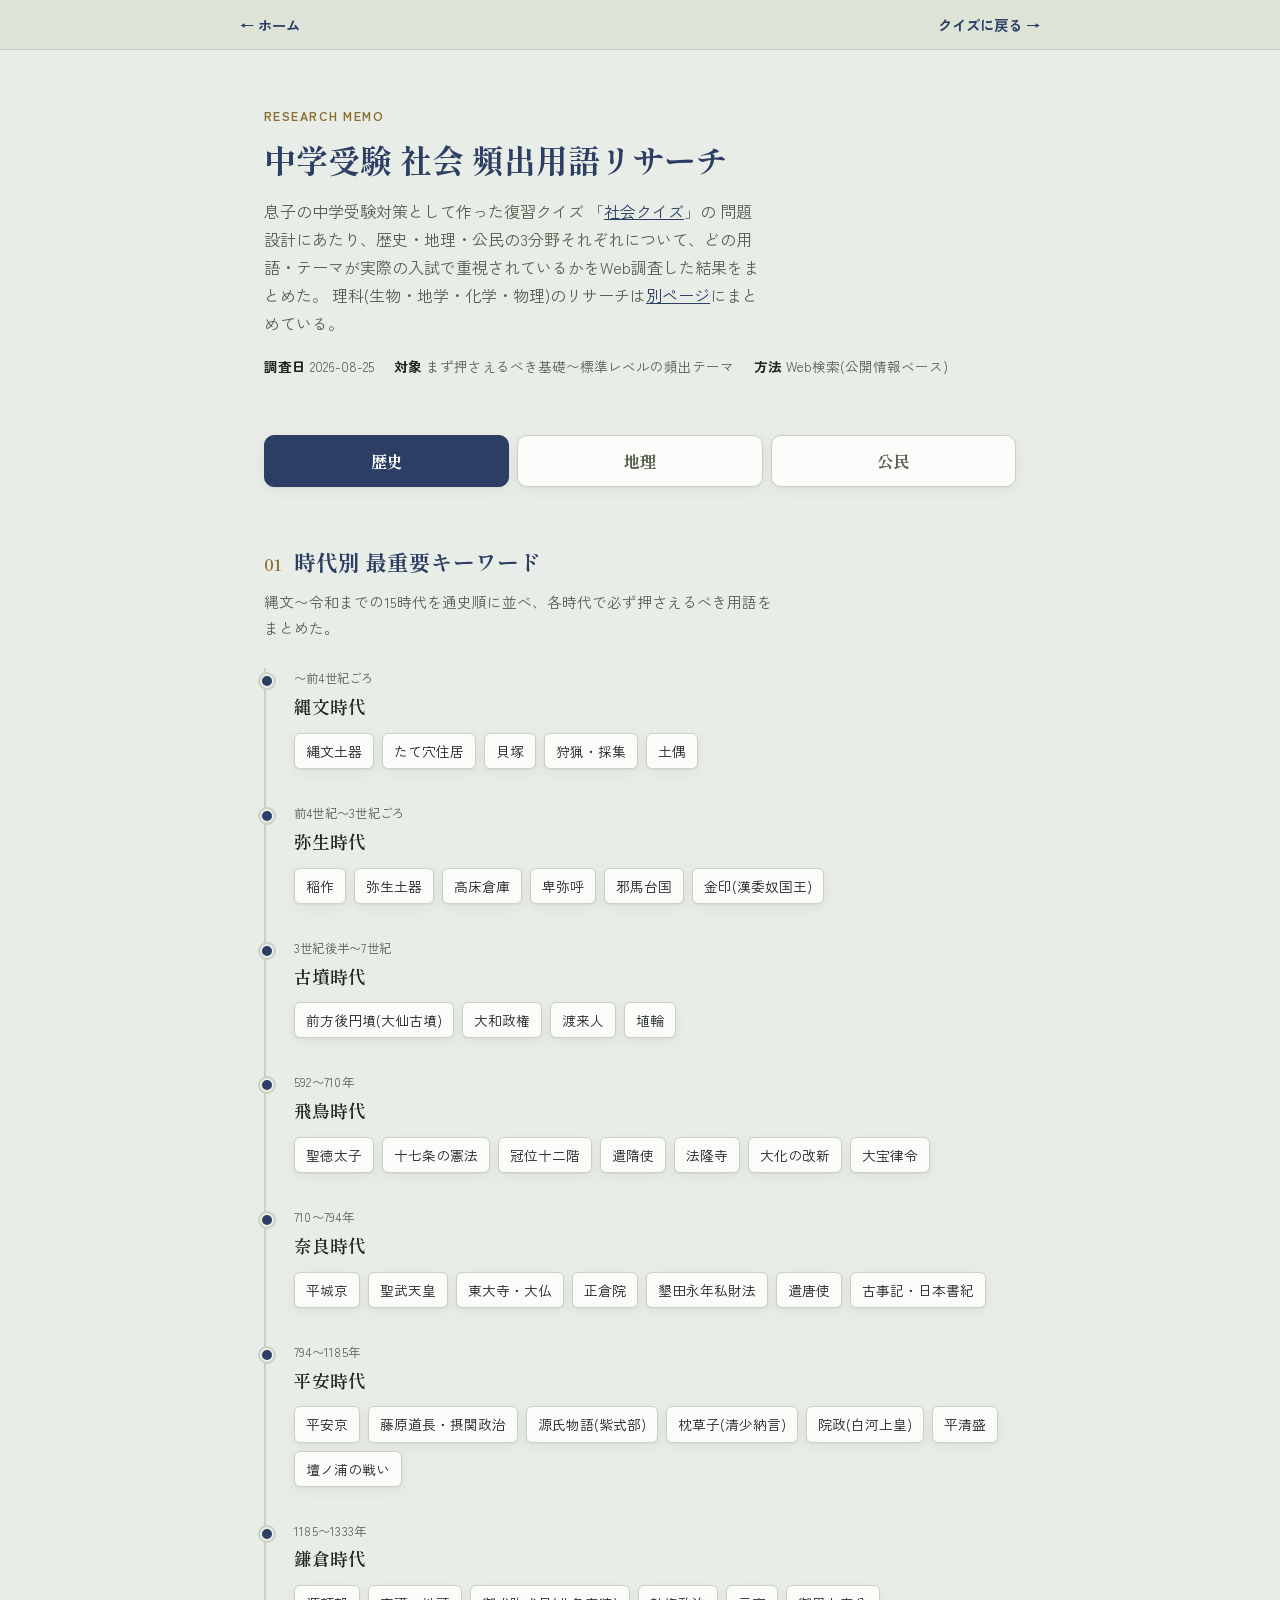
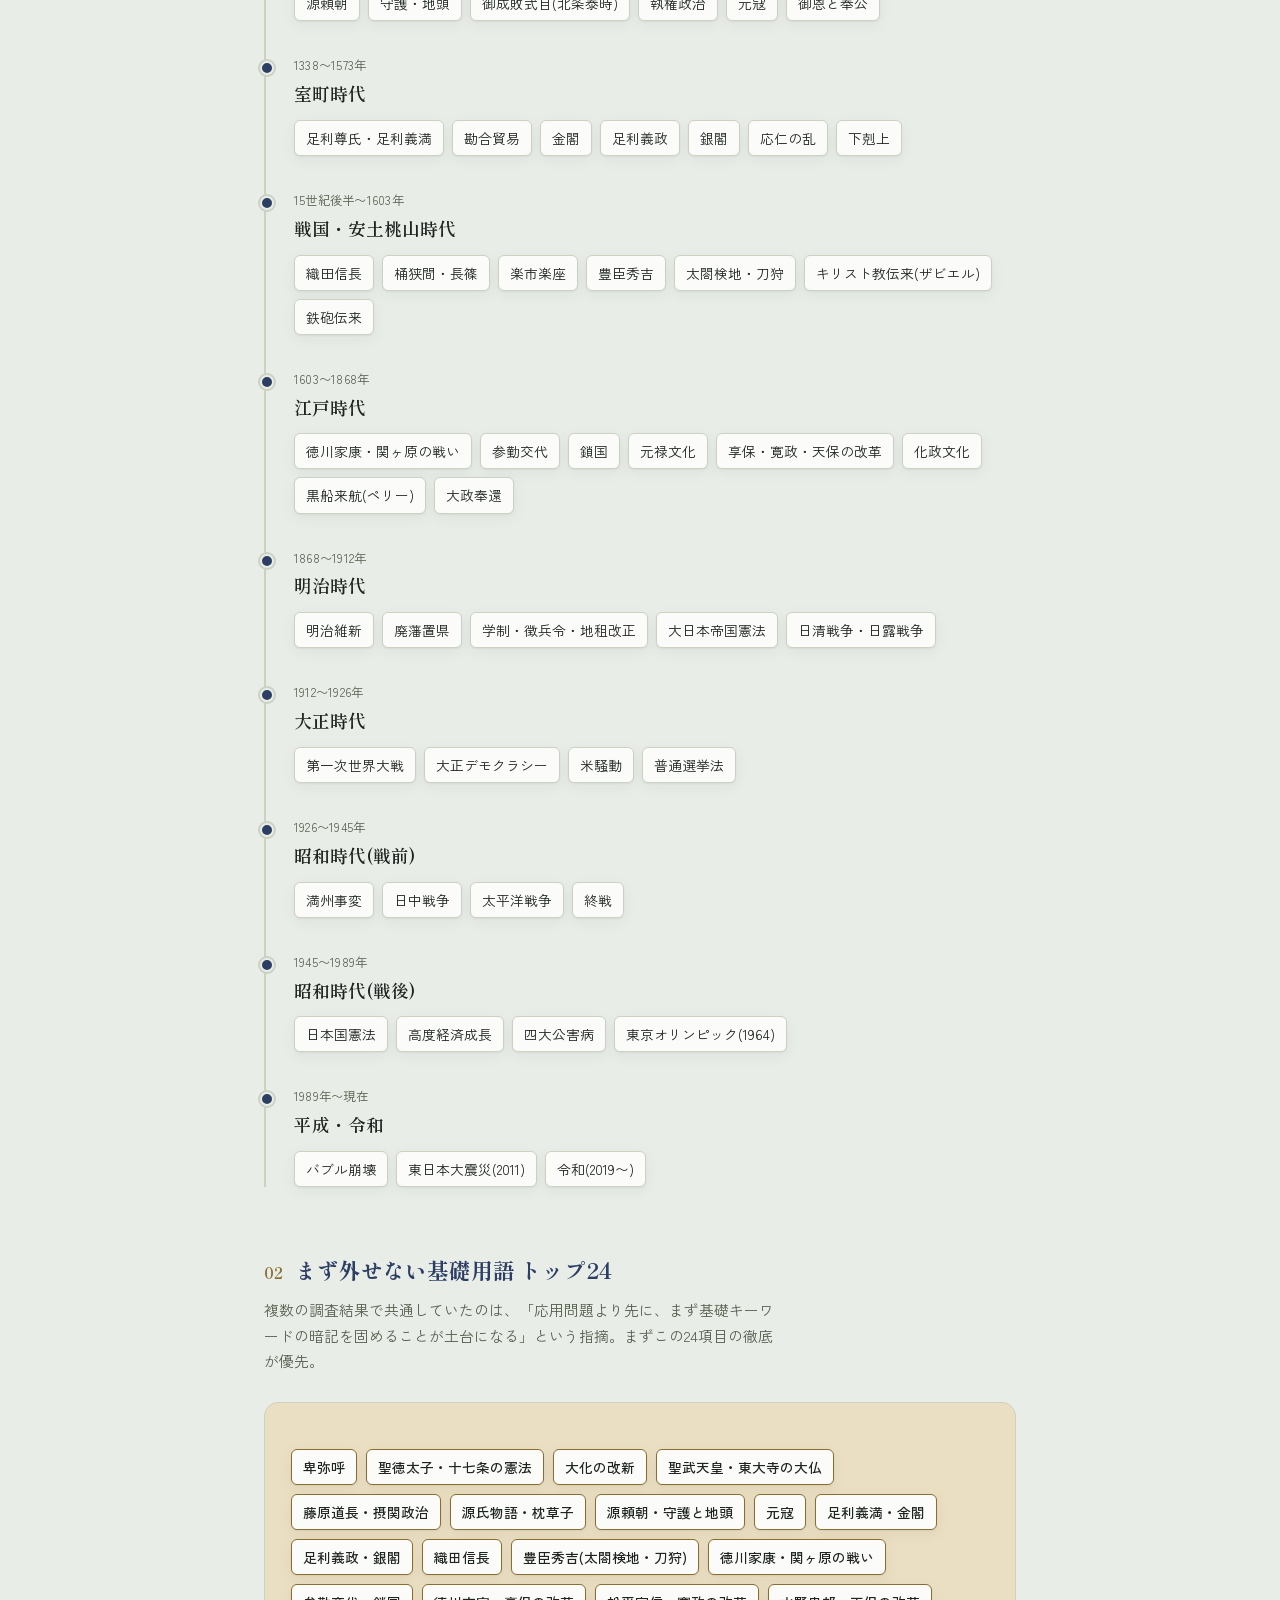
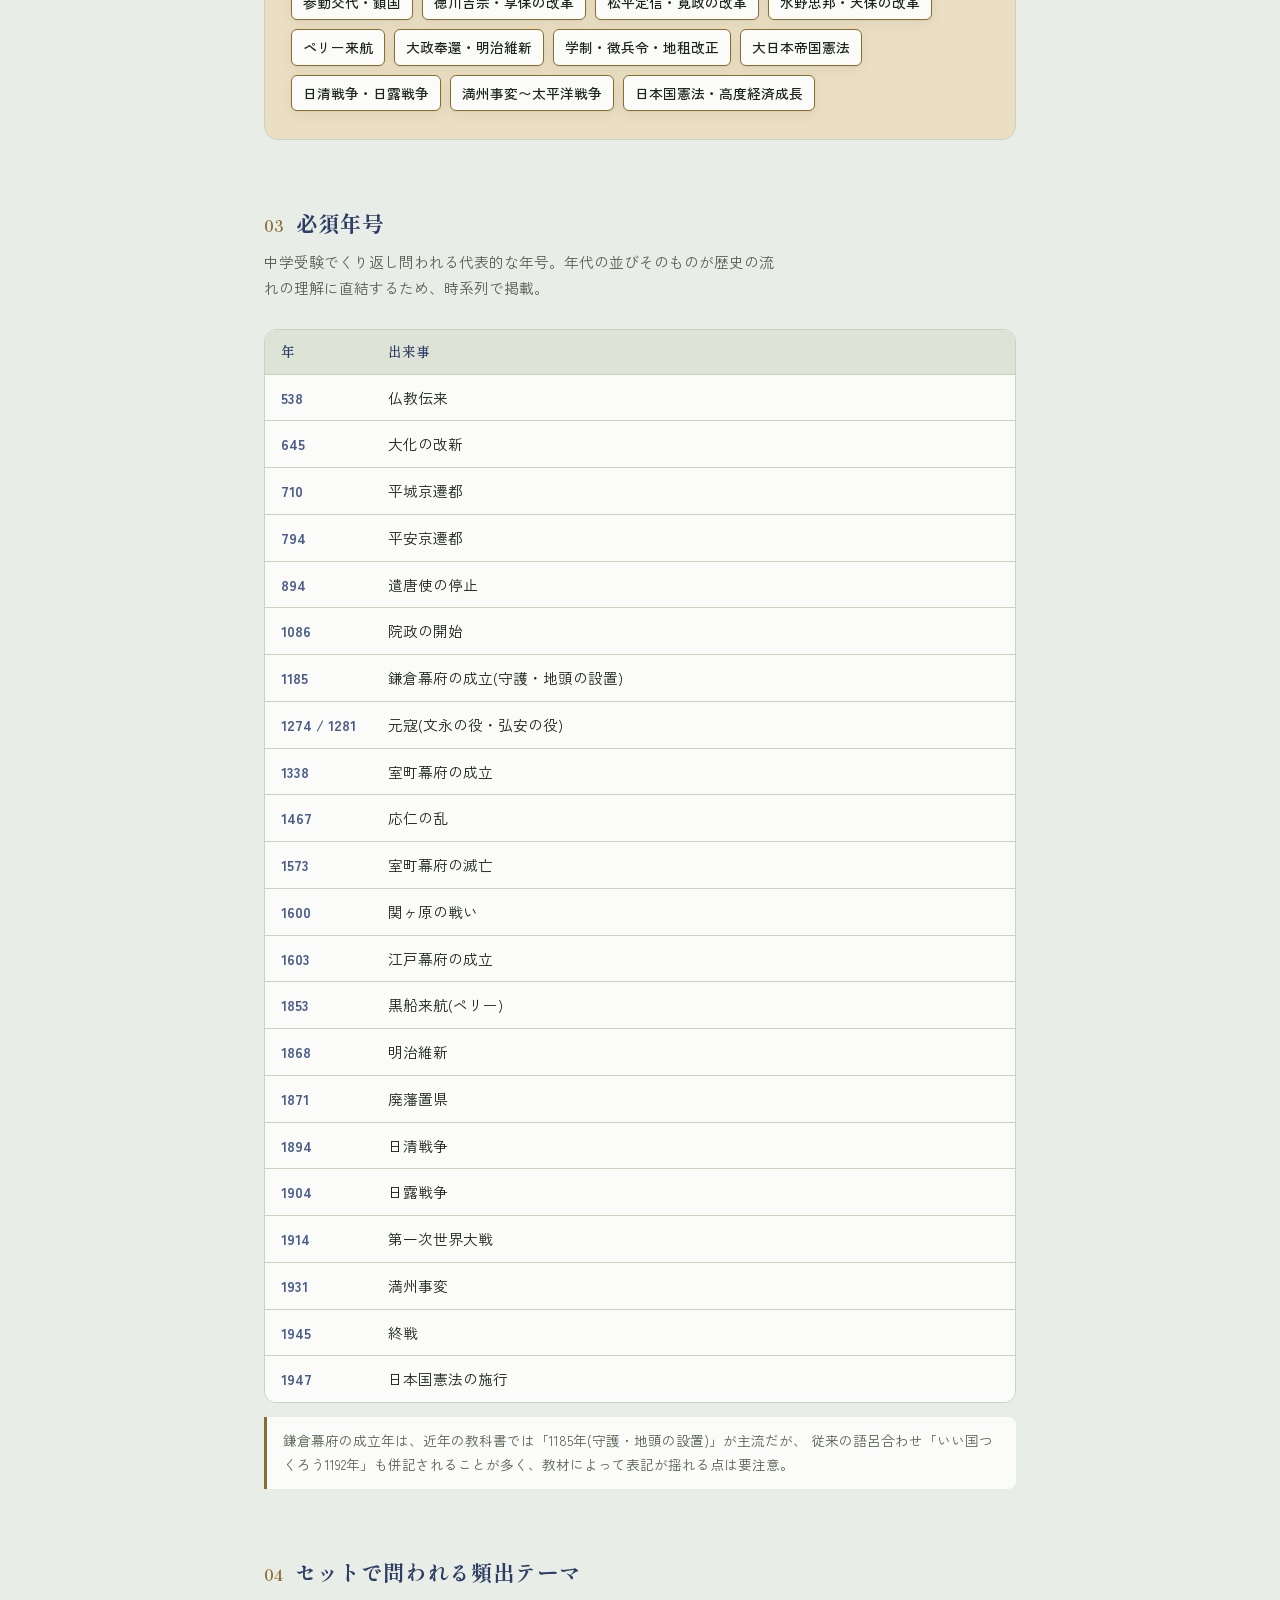
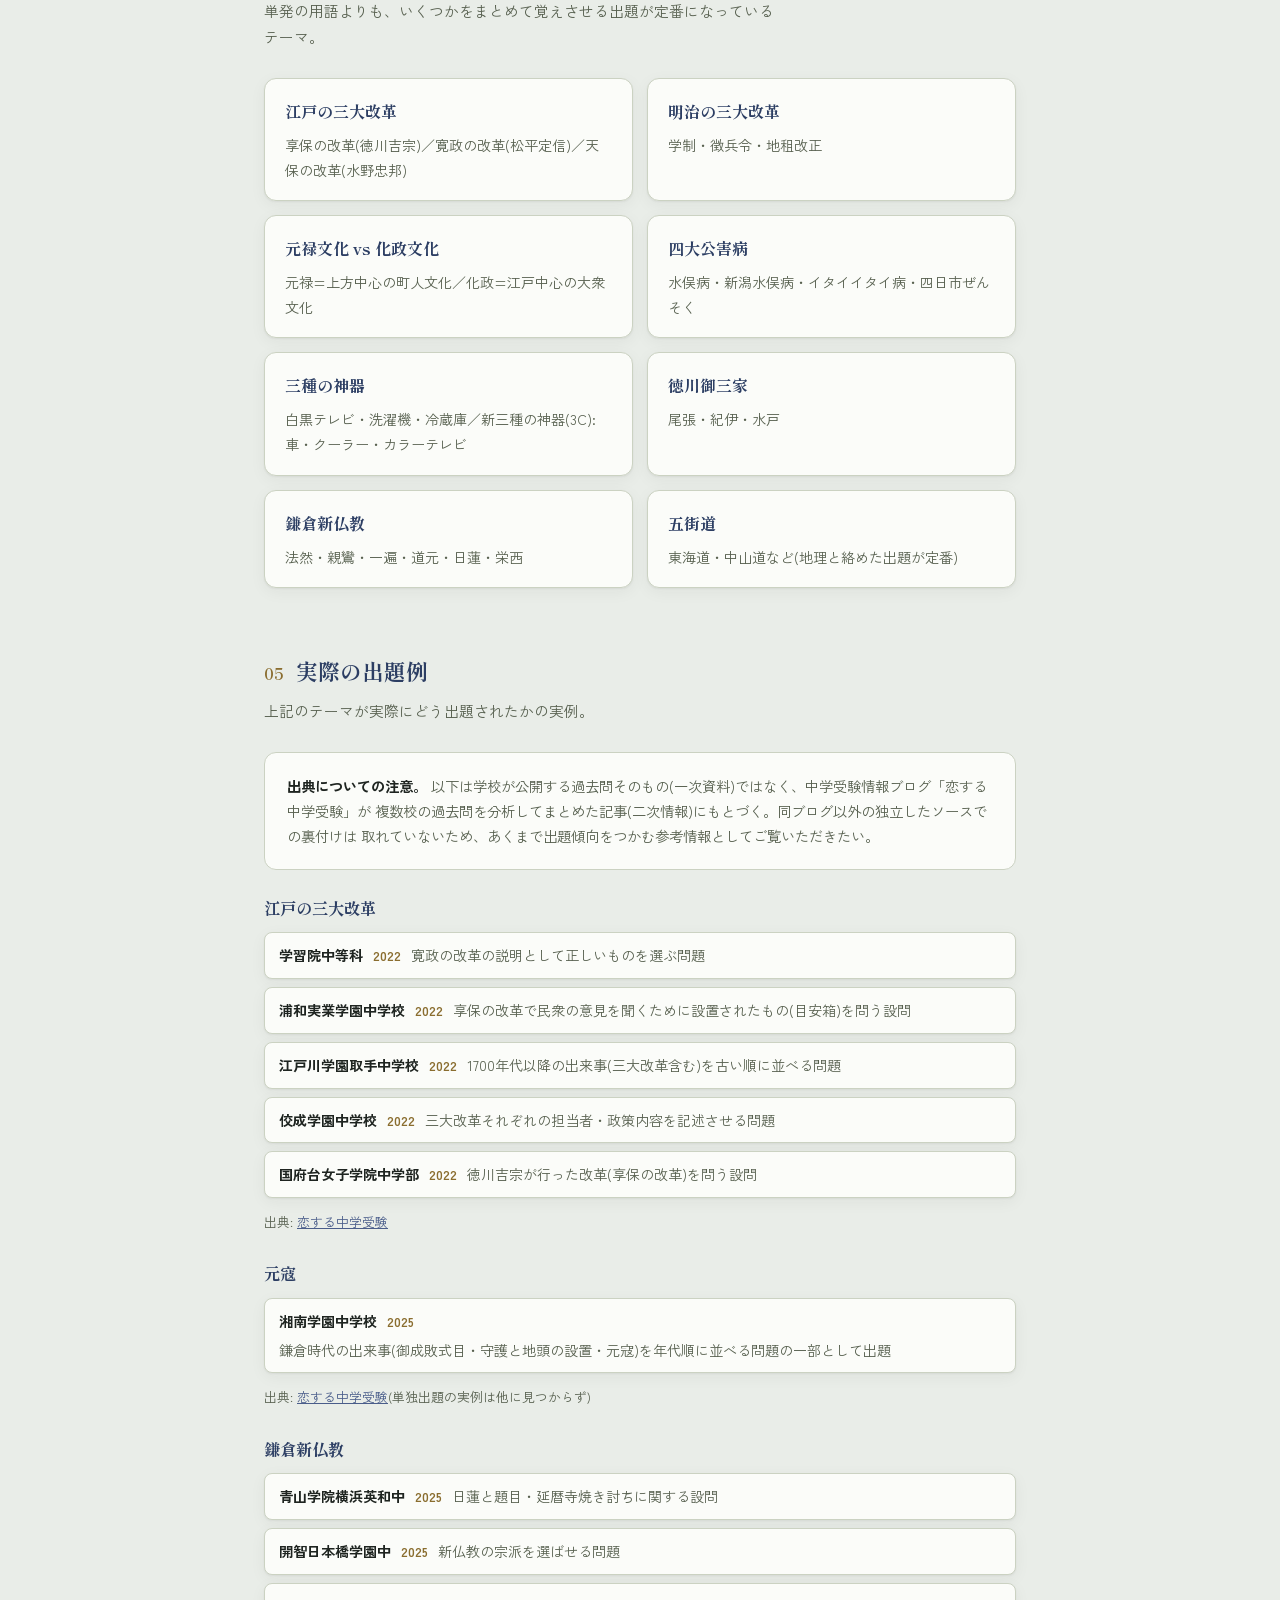
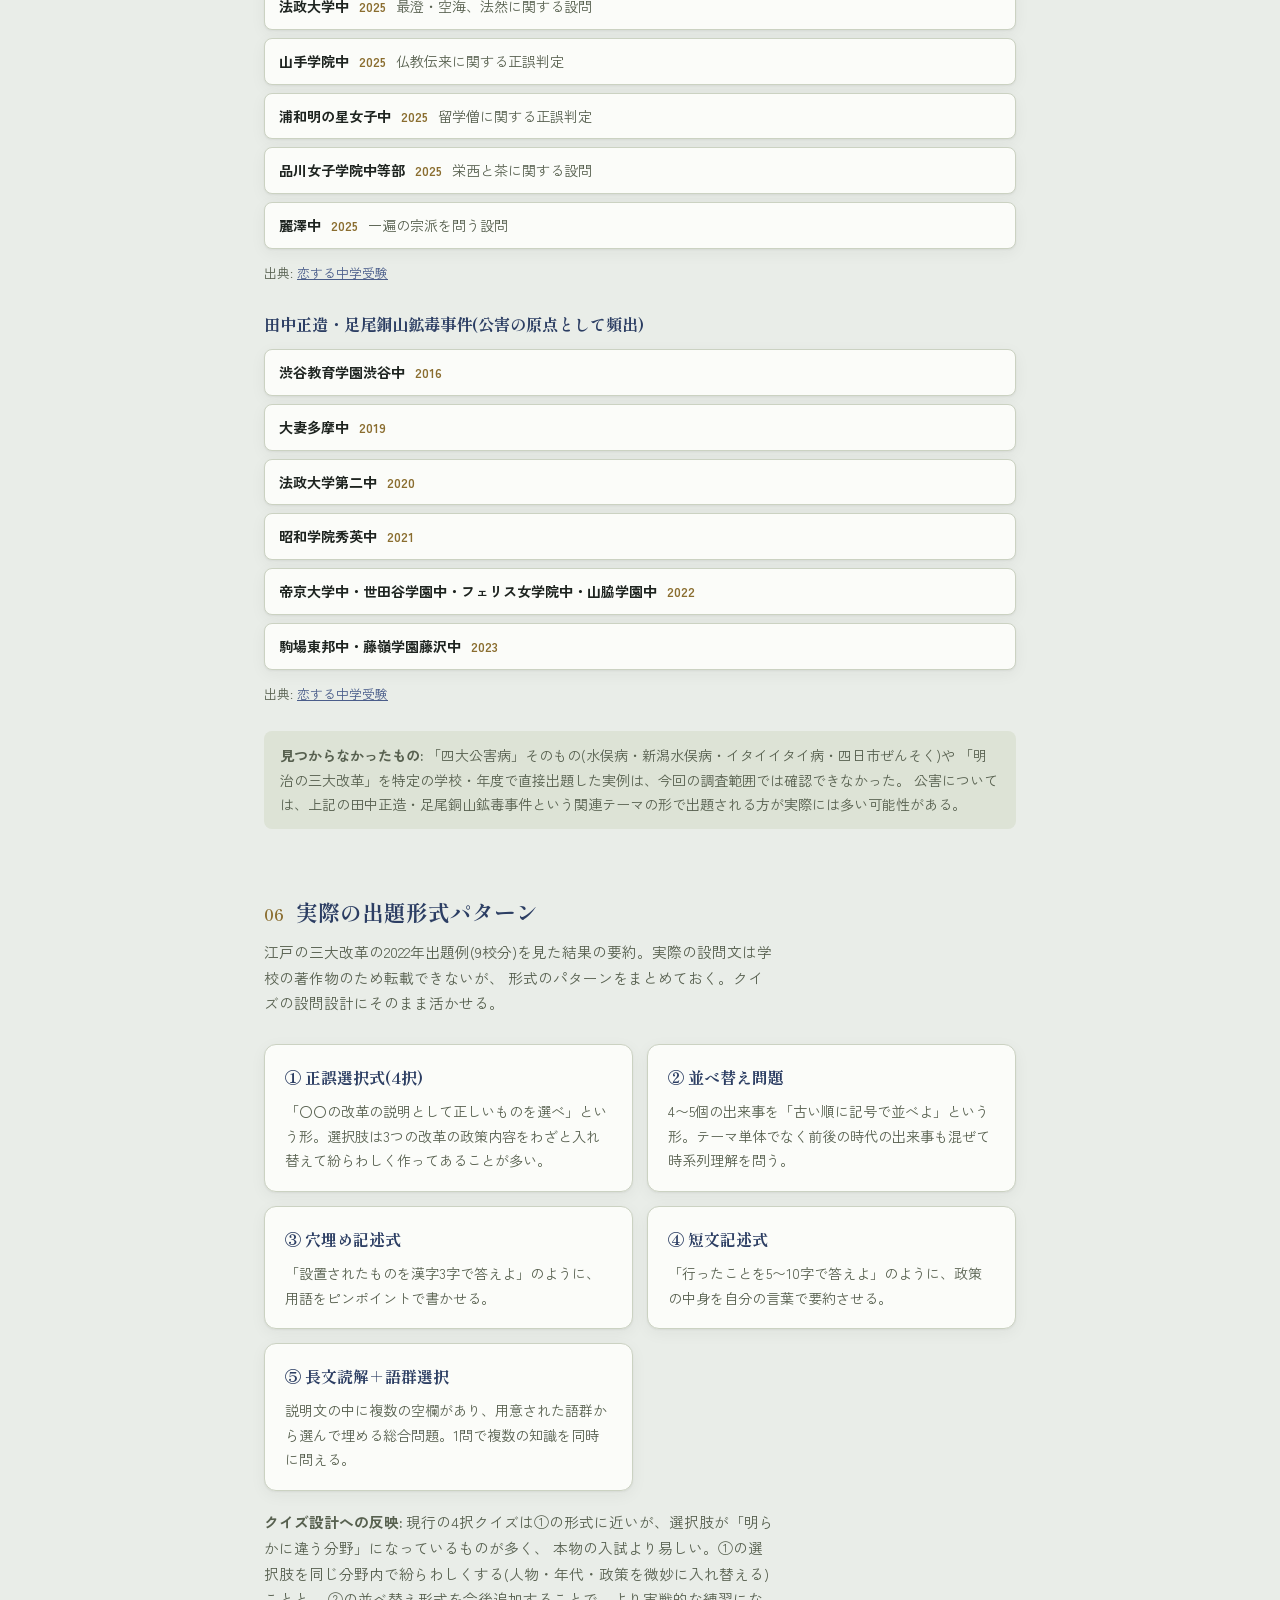
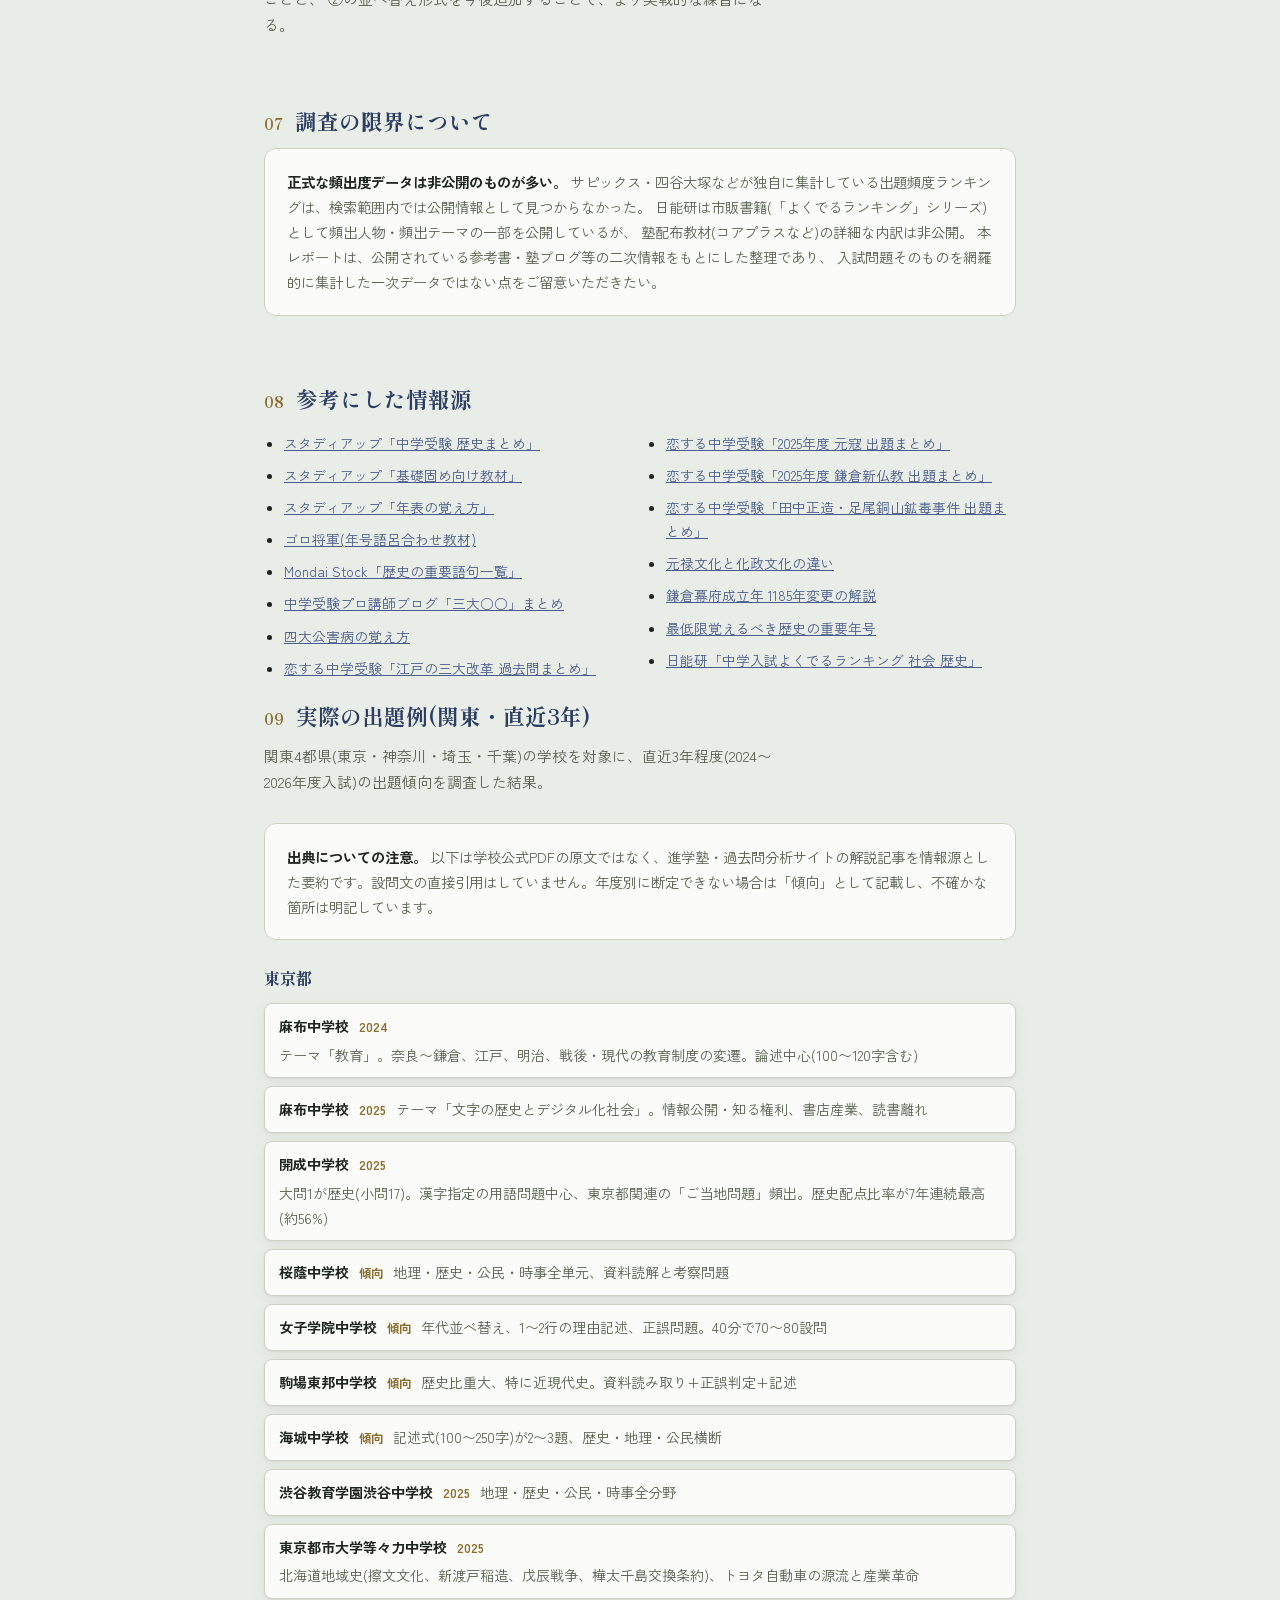
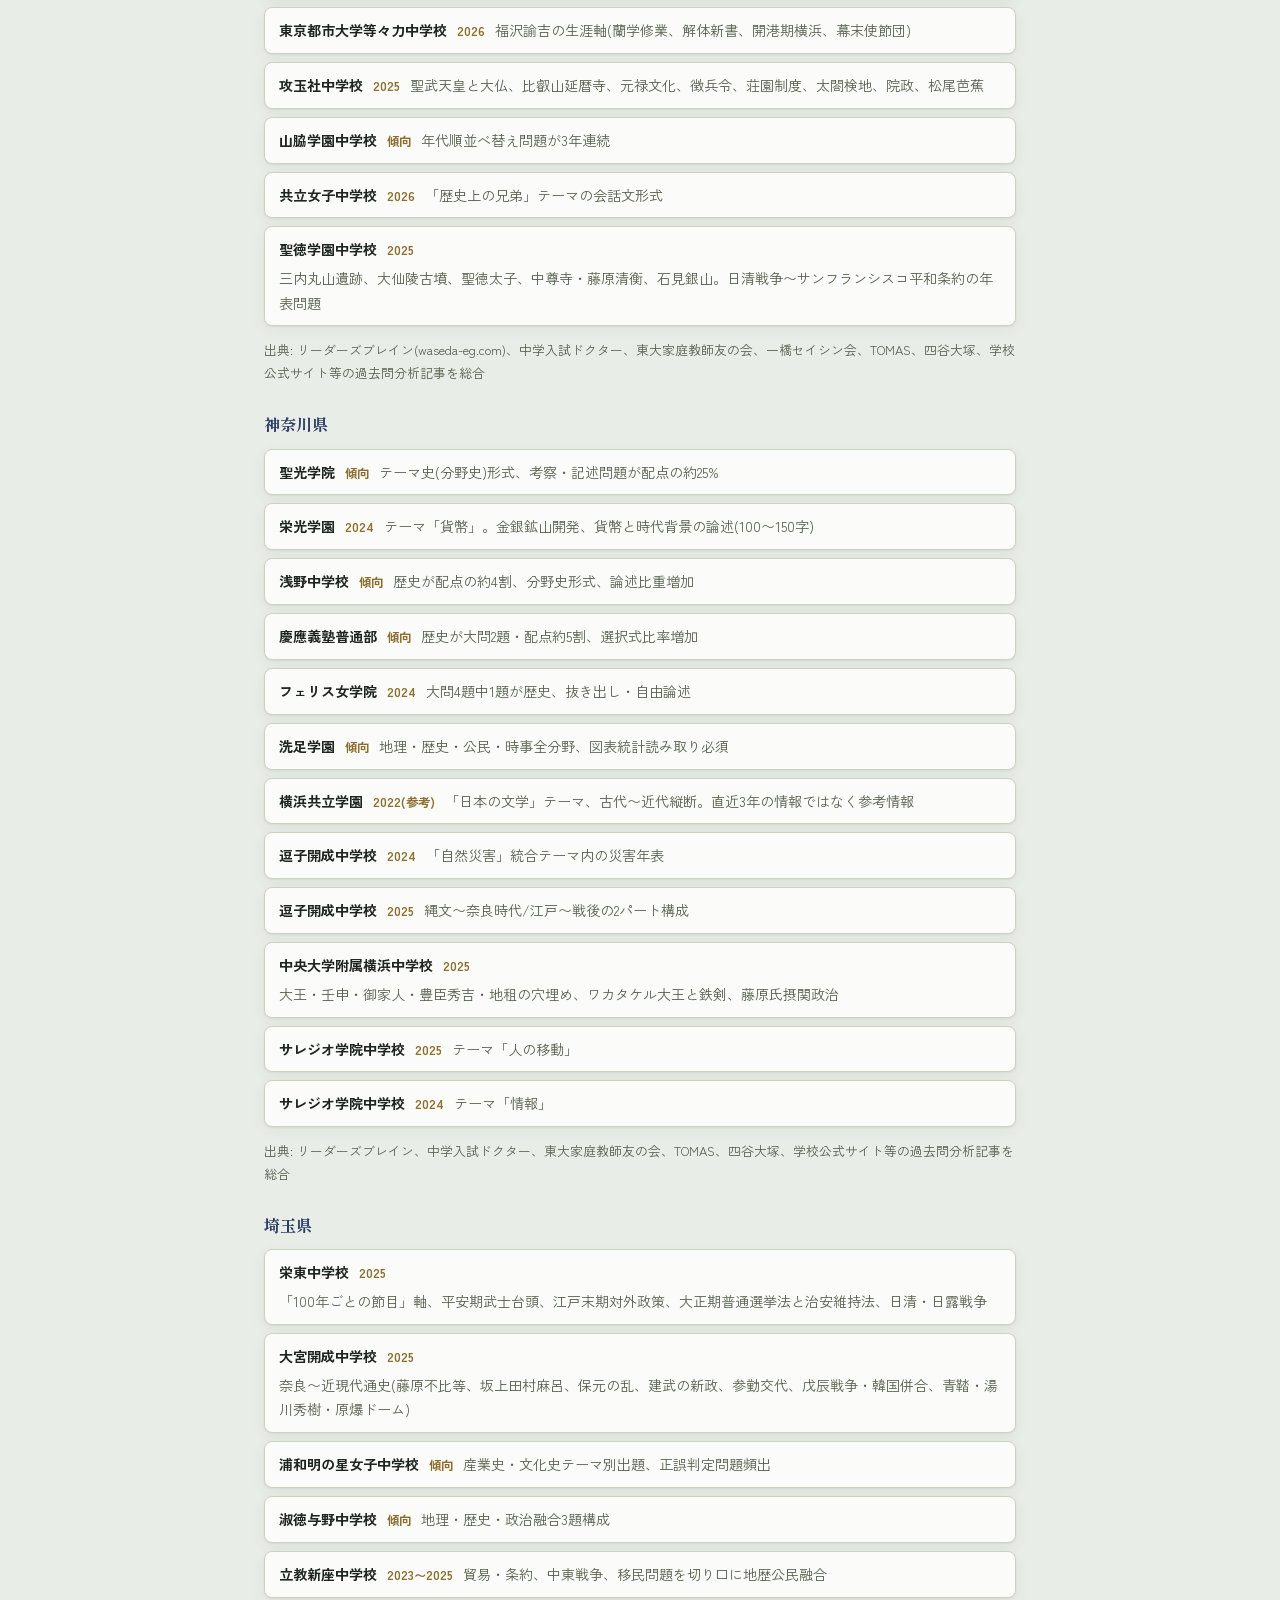
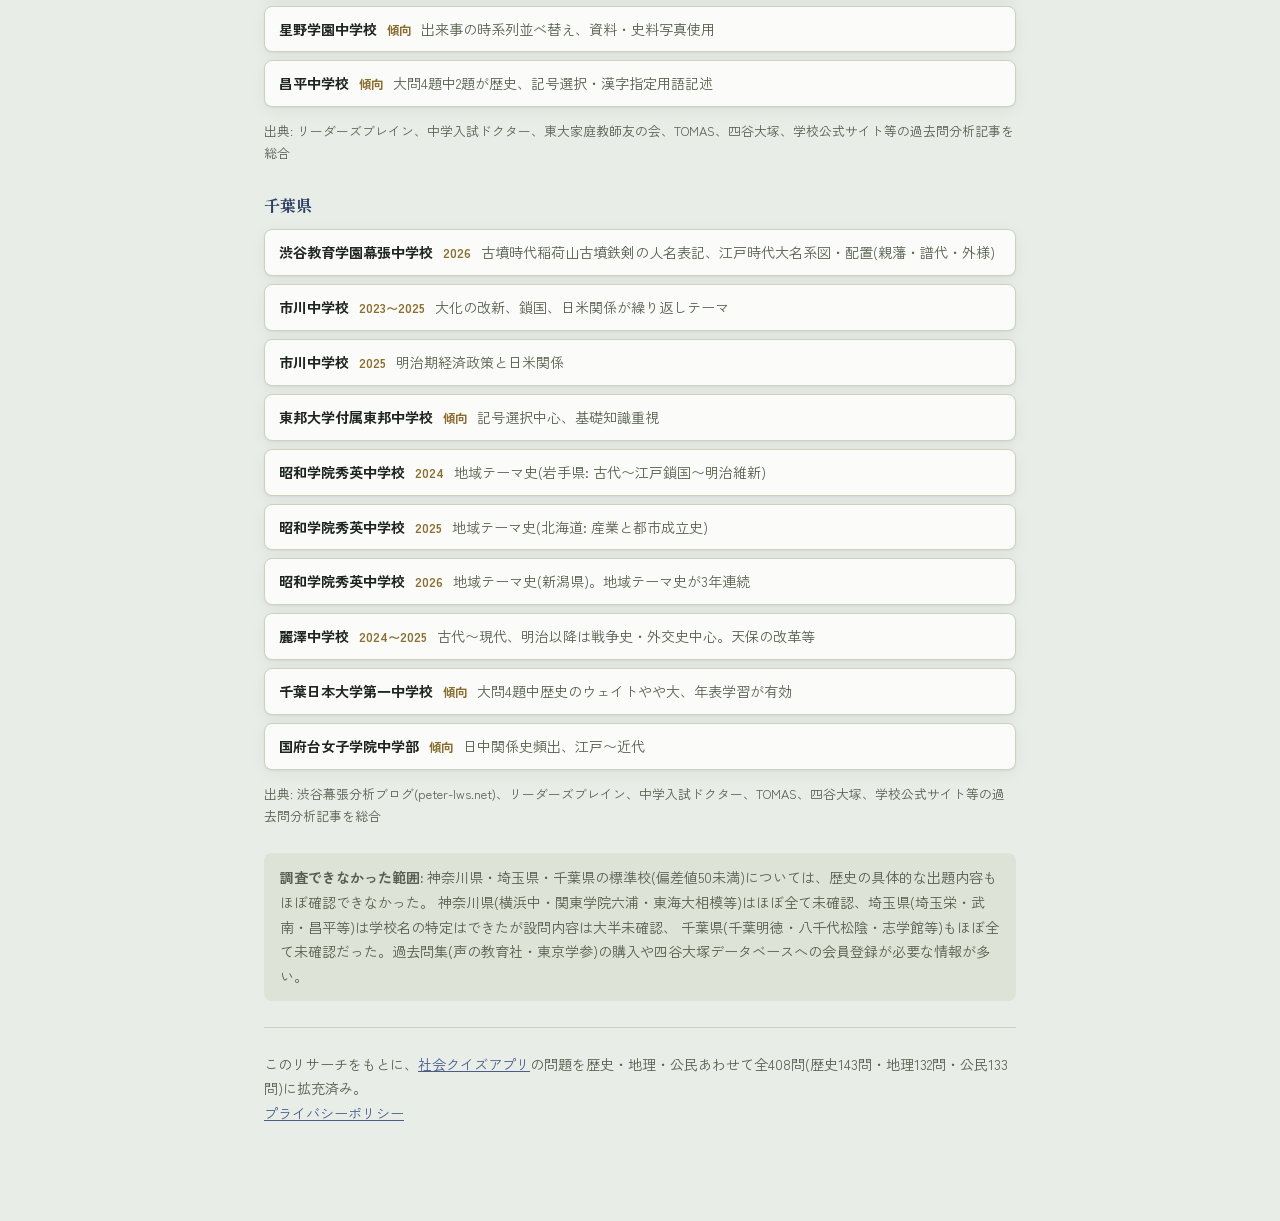
<file: research.html>
<!DOCTYPE html>
<html lang="ja">
<head>
<meta charset="UTF-8">
<meta name="viewport" content="width=device-width, initial-scale=1.0, maximum-scale=1.0">
<title>中学受験 社会 頻出用語リサーチ</title>
<meta name="description" content="中学受験の社会科(歴史・地理・公民)クイズアプリのために調べた、入試で重視されやすい頻出用語・頻出テーマのリサーチまとめ。">
<link rel="canonical" href="https://kaya87.github.io/juken-shakai-quiz/research.html">
<meta property="og:type" content="article">
<meta property="og:title" content="中学受験 社会 頻出用語リサーチ">
<meta property="og:description" content="中学受験の社会科(歴史・地理・公民)クイズアプリのために調べた、入試で重視されやすい頻出用語・頻出テーマのリサーチまとめ。">
<meta property="og:url" content="https://kaya87.github.io/juken-shakai-quiz/research.html">
<meta property="og:locale" content="ja_JP">
<meta name="twitter:card" content="summary">
<meta name="twitter:title" content="中学受験 社会 頻出用語リサーチ">
<meta name="twitter:description" content="中学受験の社会科(歴史・地理・公民)クイズアプリのために調べた、入試で重視されやすい頻出用語・頻出テーマのリサーチまとめ。">
<style>
  @import url('https://fonts.googleapis.com/css2?family=Shippori+Mincho:wght@500;600;700&family=Zen+Kaku+Gothic+New:wght@400;500;700&display=swap');

  :root {
    --bg: #e9ede8;
    --surface: #fbfcf9;
    --surface-alt: #dde3d6;
    --text: #1e2420;
    --text-muted: #57604f;
    --primary: #2c3e63;
    --primary-soft: #4a5d8a;
    --accent: #8a6d2f;
    --accent-soft: #eadfc2;
    --border: #cbd2c2;
    --shadow: 0 1px 2px rgba(30, 36, 32, 0.06), 0 4px 16px rgba(30, 36, 32, 0.05);
  }

  @media (prefers-color-scheme: dark) {
    :root:not([data-theme="light"]) {
      --bg: #14181a;
      --surface: #1b2123;
      --surface-alt: #232b27;
      --text: #e6e9e1;
      --text-muted: #99a392;
      --primary: #90a8da;
      --primary-soft: #b7c6ea;
      --accent: #d4b673;
      --accent-soft: #3a331f;
      --border: #303935;
      --shadow: 0 1px 2px rgba(0, 0, 0, 0.3), 0 4px 20px rgba(0, 0, 0, 0.25);
    }
  }

  :root[data-theme="dark"] {
    --bg: #14181a;
    --surface: #1b2123;
    --surface-alt: #232b27;
    --text: #e6e9e1;
    --text-muted: #99a392;
    --primary: #90a8da;
    --primary-soft: #b7c6ea;
    --accent: #d4b673;
    --accent-soft: #3a331f;
    --border: #303935;
    --shadow: 0 1px 2px rgba(0, 0, 0, 0.3), 0 4px 20px rgba(0, 0, 0, 0.25);
  }

  * { box-sizing: border-box; }

  body {
    margin: 0;
    background: var(--bg);
    color: var(--text);
    font-family: "Zen Kaku Gothic New", "Hiragino Sans", sans-serif;
    line-height: 1.75;
  }

  .wrap {
    max-width: 800px;
    margin: 0 auto;
    padding: 32px 18px 64px;
  }

  h1, h2, h3 { font-family: "Shippori Mincho", serif; text-wrap: balance; margin: 0; }

  header.hero {
    margin-bottom: 40px;
  }

  .eyebrow {
    font-size: 0.72rem;
    letter-spacing: 0.1em;
    color: var(--accent);
    font-weight: 700;
    text-transform: uppercase;
  }

  h1 {
    font-size: 1.5rem;
    font-weight: 700;
    color: var(--primary);
    margin: 8px 0 12px;
    line-height: 1.35;
  }

  .lede {
    font-size: 0.94rem;
    color: var(--text-muted);
    max-width: 62ch;
  }

  .meta-row {
    display: flex;
    flex-direction: column;
    gap: 6px;
    margin-top: 18px;
    font-size: 0.82rem;
    color: var(--text-muted);
  }

  .meta-row strong { color: var(--text); }

  section { margin-bottom: 44px; }

  .section-head {
    display: flex;
    align-items: baseline;
    gap: 10px;
    margin-bottom: 6px;
  }

  .section-num {
    font-family: "Shippori Mincho", serif;
    font-size: 0.88rem;
    color: var(--accent);
    font-weight: 700;
  }

  h2 {
    font-size: 1.15rem;
    color: var(--primary);
    font-weight: 700;
  }

  .section-note {
    color: var(--text-muted);
    font-size: 0.86rem;
    margin: 6px 0 20px;
    max-width: 64ch;
  }

  /* --- timeline --- */
  .timeline {
    position: relative;
    padding-left: 22px;
    border-left: 2px solid var(--border);
  }

  .era {
    position: relative;
    padding-bottom: 26px;
  }

  .era:last-child { padding-bottom: 0; }

  .era::before {
    content: "";
    position: absolute;
    left: -27px;
    top: 6px;
    width: 9px;
    height: 9px;
    border-radius: 50%;
    background: var(--primary);
    border: 2px solid var(--bg);
    box-shadow: 0 0 0 2px var(--border);
  }

  .era-range {
    font-size: 0.78rem;
    color: var(--text-muted);
    font-variant-numeric: tabular-nums;
    letter-spacing: 0.02em;
  }

  .era-title {
    font-family: "Shippori Mincho", serif;
    font-size: 1.1rem;
    font-weight: 600;
    color: var(--text);
    margin: 2px 0 10px;
  }

  .term-row {
    display: flex;
    flex-wrap: wrap;
    gap: 8px;
  }

  .term {
    background: var(--surface);
    border: 1px solid var(--border);
    border-radius: 6px;
    padding: 5px 11px;
    font-size: 0.86rem;
    color: var(--text);
    box-shadow: var(--shadow);
  }

  /* --- basics highlight --- */
  .basics-panel {
    background: var(--accent-soft);
    border: 1px solid var(--border);
    border-radius: 14px;
    padding: 18px 16px;
  }

  .basics-grid {
    display: flex;
    flex-wrap: wrap;
    gap: 9px;
    margin-top: 18px;
  }

  .basics-grid .term {
    background: var(--surface);
    border-color: var(--accent);
    font-weight: 500;
  }

  /* --- year table --- */
  .table-wrap { overflow-x: auto; border-radius: 12px; border: 1px solid var(--border); }

  table {
    width: 100%;
    border-collapse: collapse;
    background: var(--surface);
    font-size: 0.92rem;
  }

  th, td {
    text-align: left;
    padding: 10px 16px;
    border-bottom: 1px solid var(--border);
  }

  th {
    font-family: "Shippori Mincho", serif;
    font-weight: 600;
    color: var(--primary);
    background: var(--surface-alt);
    font-size: 0.85rem;
  }

  td.year {
    font-variant-numeric: tabular-nums;
    font-weight: 600;
    color: var(--primary-soft);
    white-space: nowrap;
    width: 90px;
  }

  tr:last-child td { border-bottom: none; }

  .footnote {
    font-size: 0.85rem;
    color: var(--text-muted);
    margin-top: 14px;
    padding: 12px 16px;
    background: var(--surface);
    border-left: 3px solid var(--accent);
    border-radius: 0 8px 8px 0;
  }

  /* --- theme sets --- */
  .set-grid {
    display: grid;
    grid-template-columns: repeat(auto-fit, minmax(260px, 1fr));
    gap: 14px;
  }

  .set-card {
    background: var(--surface);
    border: 1px solid var(--border);
    border-radius: 12px;
    padding: 14px 16px;
    box-shadow: var(--shadow);
  }

  .set-card h3 {
    font-size: 1rem;
    color: var(--primary);
    margin-bottom: 8px;
  }

  .set-card p {
    margin: 0;
    font-size: 0.88rem;
    color: var(--text-muted);
  }

  /* --- caveat --- */
  .caveat {
    background: var(--surface);
    border: 1px solid var(--border);
    border-radius: 12px;
    padding: 20px 22px;
    font-size: 0.9rem;
    color: var(--text-muted);
  }

  .caveat strong { color: var(--text); }

  /* --- exam examples --- */
  .example-block { margin-bottom: 26px; }
  .example-block:last-child { margin-bottom: 0; }

  .example-block h3 {
    font-family: "Shippori Mincho", serif;
    font-size: 1.02rem;
    color: var(--primary);
    margin-bottom: 10px;
  }

  .example-list {
    list-style: none;
    margin: 0 0 10px;
    padding: 0;
    display: flex;
    flex-direction: column;
    gap: 8px;
  }

  .example-list li {
    display: flex;
    flex-wrap: wrap;
    gap: 4px 10px;
    align-items: baseline;
    background: var(--surface);
    border: 1px solid var(--border);
    border-radius: 8px;
    padding: 10px 14px;
    box-shadow: var(--shadow);
    font-size: 0.88rem;
  }

  .ex-year {
    font-variant-numeric: tabular-nums;
    font-weight: 700;
    color: var(--accent);
    font-size: 0.78rem;
    white-space: nowrap;
  }

  .ex-school {
    font-weight: 600;
    overflow-wrap: break-word;
  }

  .ex-desc { color: var(--text-muted); }

  .example-source {
    font-size: 0.8rem;
    color: var(--text-muted);
  }

  .example-source a { color: var(--primary-soft); }

  .not-found-note {
    font-size: 0.88rem;
    color: var(--text-muted);
    background: var(--surface-alt);
    border-radius: 8px;
    padding: 12px 16px;
    margin-bottom: 26px;
  }

  /* --- sources --- */
  .sources {
    columns: 1;
    column-gap: 32px;
    font-size: 0.84rem;
    padding-left: 20px;
  }

  .sources li { margin-bottom: 8px; break-inside: avoid; }
  .sources a { color: var(--primary-soft); }

  /* --- desktop enhancement (mobile is the default above) --- */
  @media (min-width: 720px) {
    .wrap { padding: 56px 24px 96px; }
    header.hero { margin-bottom: 56px; }
    .eyebrow { font-size: 0.78rem; letter-spacing: 0.12em; }
    h1 { font-size: 2rem; margin: 10px 0 14px; }
    .lede { font-size: 1rem; }
    .meta-row { flex-direction: row; gap: 20px; font-size: 0.85rem; }
    section { margin-bottom: 64px; }
    .section-head { gap: 12px; margin-bottom: 8px; }
    .section-num { font-size: 0.95rem; }
    h2 { font-size: 1.35rem; }
    .section-note { font-size: 0.92rem; margin: 6px 0 28px; }
    .timeline { padding-left: 28px; }
    .era { padding-bottom: 34px; }
    .era::before { left: -34px; width: 10px; height: 10px; }
    .basics-panel { padding: 28px 26px; }
    .set-card { padding: 18px 20px; }
    .sources { columns: 2; font-size: 0.86rem; }
  }

  footer {
    border-top: 1px solid var(--border);
    padding-top: 24px;
    font-size: 0.88rem;
    color: var(--text-muted);
  }

  footer a { color: var(--primary-soft); }

  /* --- site nav (added for site integration) --- */
  .site-nav {
    background: var(--surface-alt);
    border-bottom: 1px solid var(--border);
    padding: 12px 24px;
  }

  .site-nav-inner {
    display: flex;
    justify-content: space-between;
    max-width: 800px;
    margin: 0 auto;
  }

  .site-nav a {
    color: var(--primary);
    font-family: "Zen Kaku Gothic New", "Hiragino Sans", sans-serif;
    font-size: 0.9rem;
    font-weight: 700;
    text-decoration: none;
  }

  .site-nav a:hover { text-decoration: underline; }

  /* --- subject tabs --- */
  .subject-tabs {
    display: flex;
    gap: 8px;
    margin-bottom: 40px;
  }

  .subject-tab {
    flex: 1;
    padding: 11px 8px;
    border-radius: 10px;
    border: 1px solid var(--border);
    background: var(--surface);
    color: var(--text-muted);
    font-family: "Shippori Mincho", serif;
    font-size: 0.95rem;
    font-weight: 700;
    cursor: pointer;
    box-shadow: var(--shadow);
  }

  .subject-tab.active {
    background: var(--primary);
    border-color: var(--primary);
    color: #fff;
  }

  .subject-tab:hover:not(.active) {
    border-color: var(--primary-soft);
    color: var(--text);
  }

  @media (min-width: 720px) {
    .subject-tabs { margin-bottom: 56px; }
    .subject-tab { font-size: 1.02rem; padding: 13px 8px; }
  }
</style>
</head>
<body>

<nav class="site-nav"><div class="site-nav-inner"><a href="index.html">← ホーム</a><a href="quiz.html">クイズに戻る →</a></div></nav>

<div class="wrap">

  <header class="hero">
    <div class="eyebrow">Research Memo</div>
    <h1>中学受験 社会 頻出用語リサーチ</h1>
    <p class="lede">
      息子の中学受験対策として作った復習クイズ
      「<a href="https://kaya87.github.io/juken-shakai-quiz/" style="color:var(--primary)">社会クイズ</a>」の
      問題設計にあたり、歴史・地理・公民の3分野それぞれについて、どの用語・テーマが実際の入試で重視されているかをWeb調査した結果をまとめた。
      理科(生物・地学・化学・物理)のリサーチは<a href="research-science.html" style="color:var(--primary)">別ページ</a>にまとめている。
    </p>
    <div class="meta-row">
      <span><strong>調査日</strong> 2026-08-25</span>
      <span><strong>対象</strong> まず押さえるべき基礎〜標準レベルの頻出テーマ</span>
      <span><strong>方法</strong> Web検索(公開情報ベース)</span>
    </div>
  </header>

  <div class="subject-tabs" id="research-subject-tabs">
    <button type="button" class="subject-tab active" data-subject="history">歴史</button>
    <button type="button" class="subject-tab" data-subject="geography">地理</button>
    <button type="button" class="subject-tab" data-subject="civics">公民</button>
  </div>

  <div id="subject-history">

  <section>
    <div class="section-head"><span class="section-num">01</span><h2>時代別 最重要キーワード</h2></div>
    <p class="section-note">縄文〜令和までの15時代を通史順に並べ、各時代で必ず押さえるべき用語をまとめた。</p>

    <div class="timeline">

      <div class="era">
        <div class="era-range">〜前4世紀ごろ</div>
        <div class="era-title">縄文時代</div>
        <div class="term-row">
          <span class="term">縄文土器</span><span class="term">たて穴住居</span><span class="term">貝塚</span><span class="term">狩猟・採集</span><span class="term">土偶</span>
        </div>
      </div>

      <div class="era">
        <div class="era-range">前4世紀〜3世紀ごろ</div>
        <div class="era-title">弥生時代</div>
        <div class="term-row">
          <span class="term">稲作</span><span class="term">弥生土器</span><span class="term">高床倉庫</span><span class="term">卑弥呼</span><span class="term">邪馬台国</span><span class="term">金印(漢委奴国王)</span>
        </div>
      </div>

      <div class="era">
        <div class="era-range">3世紀後半〜7世紀</div>
        <div class="era-title">古墳時代</div>
        <div class="term-row">
          <span class="term">前方後円墳(大仙古墳)</span><span class="term">大和政権</span><span class="term">渡来人</span><span class="term">埴輪</span>
        </div>
      </div>

      <div class="era">
        <div class="era-range">592〜710年</div>
        <div class="era-title">飛鳥時代</div>
        <div class="term-row">
          <span class="term">聖徳太子</span><span class="term">十七条の憲法</span><span class="term">冠位十二階</span><span class="term">遣隋使</span><span class="term">法隆寺</span><span class="term">大化の改新</span><span class="term">大宝律令</span>
        </div>
      </div>

      <div class="era">
        <div class="era-range">710〜794年</div>
        <div class="era-title">奈良時代</div>
        <div class="term-row">
          <span class="term">平城京</span><span class="term">聖武天皇</span><span class="term">東大寺・大仏</span><span class="term">正倉院</span><span class="term">墾田永年私財法</span><span class="term">遣唐使</span><span class="term">古事記・日本書紀</span>
        </div>
      </div>

      <div class="era">
        <div class="era-range">794〜1185年</div>
        <div class="era-title">平安時代</div>
        <div class="term-row">
          <span class="term">平安京</span><span class="term">藤原道長・摂関政治</span><span class="term">源氏物語(紫式部)</span><span class="term">枕草子(清少納言)</span><span class="term">院政(白河上皇)</span><span class="term">平清盛</span><span class="term">壇ノ浦の戦い</span>
        </div>
      </div>

      <div class="era">
        <div class="era-range">1185〜1333年</div>
        <div class="era-title">鎌倉時代</div>
        <div class="term-row">
          <span class="term">源頼朝</span><span class="term">守護・地頭</span><span class="term">御成敗式目(北条泰時)</span><span class="term">執権政治</span><span class="term">元寇</span><span class="term">御恩と奉公</span>
        </div>
      </div>

      <div class="era">
        <div class="era-range">1338〜1573年</div>
        <div class="era-title">室町時代</div>
        <div class="term-row">
          <span class="term">足利尊氏・足利義満</span><span class="term">勘合貿易</span><span class="term">金閣</span><span class="term">足利義政</span><span class="term">銀閣</span><span class="term">応仁の乱</span><span class="term">下剋上</span>
        </div>
      </div>

      <div class="era">
        <div class="era-range">15世紀後半〜1603年</div>
        <div class="era-title">戦国・安土桃山時代</div>
        <div class="term-row">
          <span class="term">織田信長</span><span class="term">桶狭間・長篠</span><span class="term">楽市楽座</span><span class="term">豊臣秀吉</span><span class="term">太閤検地・刀狩</span><span class="term">キリスト教伝来(ザビエル)</span><span class="term">鉄砲伝来</span>
        </div>
      </div>

      <div class="era">
        <div class="era-range">1603〜1868年</div>
        <div class="era-title">江戸時代</div>
        <div class="term-row">
          <span class="term">徳川家康・関ヶ原の戦い</span><span class="term">参勤交代</span><span class="term">鎖国</span><span class="term">元禄文化</span><span class="term">享保・寛政・天保の改革</span><span class="term">化政文化</span><span class="term">黒船来航(ペリー)</span><span class="term">大政奉還</span>
        </div>
      </div>

      <div class="era">
        <div class="era-range">1868〜1912年</div>
        <div class="era-title">明治時代</div>
        <div class="term-row">
          <span class="term">明治維新</span><span class="term">廃藩置県</span><span class="term">学制・徴兵令・地租改正</span><span class="term">大日本帝国憲法</span><span class="term">日清戦争・日露戦争</span>
        </div>
      </div>

      <div class="era">
        <div class="era-range">1912〜1926年</div>
        <div class="era-title">大正時代</div>
        <div class="term-row">
          <span class="term">第一次世界大戦</span><span class="term">大正デモクラシー</span><span class="term">米騒動</span><span class="term">普通選挙法</span>
        </div>
      </div>

      <div class="era">
        <div class="era-range">1926〜1945年</div>
        <div class="era-title">昭和時代(戦前)</div>
        <div class="term-row">
          <span class="term">満州事変</span><span class="term">日中戦争</span><span class="term">太平洋戦争</span><span class="term">終戦</span>
        </div>
      </div>

      <div class="era">
        <div class="era-range">1945〜1989年</div>
        <div class="era-title">昭和時代(戦後)</div>
        <div class="term-row">
          <span class="term">日本国憲法</span><span class="term">高度経済成長</span><span class="term">四大公害病</span><span class="term">東京オリンピック(1964)</span>
        </div>
      </div>

      <div class="era">
        <div class="era-range">1989年〜現在</div>
        <div class="era-title">平成・令和</div>
        <div class="term-row">
          <span class="term">バブル崩壊</span><span class="term">東日本大震災(2011)</span><span class="term">令和(2019〜)</span>
        </div>
      </div>

    </div>
  </section>

  <section>
    <div class="section-head"><span class="section-num">02</span><h2>まず外せない基礎用語 トップ24</h2></div>
    <p class="section-note">複数の調査結果で共通していたのは、「応用問題より先に、まず基礎キーワードの暗記を固めることが土台になる」という指摘。まずこの24項目の徹底が優先。</p>
    <div class="basics-panel">
      <div class="basics-grid">
        <span class="term">卑弥呼</span>
        <span class="term">聖徳太子・十七条の憲法</span>
        <span class="term">大化の改新</span>
        <span class="term">聖武天皇・東大寺の大仏</span>
        <span class="term">藤原道長・摂関政治</span>
        <span class="term">源氏物語・枕草子</span>
        <span class="term">源頼朝・守護と地頭</span>
        <span class="term">元寇</span>
        <span class="term">足利義満・金閣</span>
        <span class="term">足利義政・銀閣</span>
        <span class="term">織田信長</span>
        <span class="term">豊臣秀吉(太閤検地・刀狩)</span>
        <span class="term">徳川家康・関ヶ原の戦い</span>
        <span class="term">参勤交代・鎖国</span>
        <span class="term">徳川吉宗・享保の改革</span>
        <span class="term">松平定信・寛政の改革</span>
        <span class="term">水野忠邦・天保の改革</span>
        <span class="term">ペリー来航</span>
        <span class="term">大政奉還・明治維新</span>
        <span class="term">学制・徴兵令・地租改正</span>
        <span class="term">大日本帝国憲法</span>
        <span class="term">日清戦争・日露戦争</span>
        <span class="term">満州事変〜太平洋戦争</span>
        <span class="term">日本国憲法・高度経済成長</span>
      </div>
    </div>
  </section>

  <section>
    <div class="section-head"><span class="section-num">03</span><h2>必須年号</h2></div>
    <p class="section-note">中学受験でくり返し問われる代表的な年号。年代の並びそのものが歴史の流れの理解に直結するため、時系列で掲載。</p>
    <div class="table-wrap">
      <table>
        <thead><tr><th>年</th><th>出来事</th></tr></thead>
        <tbody>
          <tr><td class="year">538</td><td>仏教伝来</td></tr>
          <tr><td class="year">645</td><td>大化の改新</td></tr>
          <tr><td class="year">710</td><td>平城京遷都</td></tr>
          <tr><td class="year">794</td><td>平安京遷都</td></tr>
          <tr><td class="year">894</td><td>遣唐使の停止</td></tr>
          <tr><td class="year">1086</td><td>院政の開始</td></tr>
          <tr><td class="year">1185</td><td>鎌倉幕府の成立(守護・地頭の設置)</td></tr>
          <tr><td class="year">1274 / 1281</td><td>元寇(文永の役・弘安の役)</td></tr>
          <tr><td class="year">1338</td><td>室町幕府の成立</td></tr>
          <tr><td class="year">1467</td><td>応仁の乱</td></tr>
          <tr><td class="year">1573</td><td>室町幕府の滅亡</td></tr>
          <tr><td class="year">1600</td><td>関ヶ原の戦い</td></tr>
          <tr><td class="year">1603</td><td>江戸幕府の成立</td></tr>
          <tr><td class="year">1853</td><td>黒船来航(ペリー)</td></tr>
          <tr><td class="year">1868</td><td>明治維新</td></tr>
          <tr><td class="year">1871</td><td>廃藩置県</td></tr>
          <tr><td class="year">1894</td><td>日清戦争</td></tr>
          <tr><td class="year">1904</td><td>日露戦争</td></tr>
          <tr><td class="year">1914</td><td>第一次世界大戦</td></tr>
          <tr><td class="year">1931</td><td>満州事変</td></tr>
          <tr><td class="year">1945</td><td>終戦</td></tr>
          <tr><td class="year">1947</td><td>日本国憲法の施行</td></tr>
        </tbody>
      </table>
    </div>
    <p class="footnote">
      鎌倉幕府の成立年は、近年の教科書では「1185年(守護・地頭の設置)」が主流だが、
      従来の語呂合わせ「いい国つくろう1192年」も併記されることが多く、教材によって表記が揺れる点は要注意。
    </p>
  </section>

  <section>
    <div class="section-head"><span class="section-num">04</span><h2>セットで問われる頻出テーマ</h2></div>
    <p class="section-note">単発の用語よりも、いくつかをまとめて覚えさせる出題が定番になっているテーマ。</p>
    <div class="set-grid">
      <div class="set-card">
        <h3>江戸の三大改革</h3>
        <p>享保の改革(徳川吉宗)／寛政の改革(松平定信)／天保の改革(水野忠邦)</p>
      </div>
      <div class="set-card">
        <h3>明治の三大改革</h3>
        <p>学制・徴兵令・地租改正</p>
      </div>
      <div class="set-card">
        <h3>元禄文化 vs 化政文化</h3>
        <p>元禄=上方中心の町人文化／化政=江戸中心の大衆文化</p>
      </div>
      <div class="set-card">
        <h3>四大公害病</h3>
        <p>水俣病・新潟水俣病・イタイイタイ病・四日市ぜんそく</p>
      </div>
      <div class="set-card">
        <h3>三種の神器</h3>
        <p>白黒テレビ・洗濯機・冷蔵庫／新三種の神器(3C): 車・クーラー・カラーテレビ</p>
      </div>
      <div class="set-card">
        <h3>徳川御三家</h3>
        <p>尾張・紀伊・水戸</p>
      </div>
      <div class="set-card">
        <h3>鎌倉新仏教</h3>
        <p>法然・親鸞・一遍・道元・日蓮・栄西</p>
      </div>
      <div class="set-card">
        <h3>五街道</h3>
        <p>東海道・中山道など(地理と絡めた出題が定番)</p>
      </div>
    </div>
  </section>

  <section>
    <div class="section-head"><span class="section-num">05</span><h2>実際の出題例</h2></div>
    <p class="section-note">上記のテーマが実際にどう出題されたかの実例。</p>
    <div class="caveat" style="margin-bottom:24px;">
      <strong>出典についての注意。</strong>
      以下は学校が公開する過去問そのもの(一次資料)ではなく、中学受験情報ブログ「恋する中学受験」が
      複数校の過去問を分析してまとめた記事(二次情報)にもとづく。同ブログ以外の独立したソースでの裏付けは
      取れていないため、あくまで出題傾向をつかむ参考情報としてご覧いただきたい。
    </div>

    <div class="example-block">
      <h3>江戸の三大改革</h3>
      <ul class="example-list">
        <li><span class="ex-school">学習院中等科</span><span class="ex-year">2022</span><span class="ex-desc">寛政の改革の説明として正しいものを選ぶ問題</span></li>
        <li><span class="ex-school">浦和実業学園中学校</span><span class="ex-year">2022</span><span class="ex-desc">享保の改革で民衆の意見を聞くために設置されたもの(目安箱)を問う設問</span></li>
        <li><span class="ex-school">江戸川学園取手中学校</span><span class="ex-year">2022</span><span class="ex-desc">1700年代以降の出来事(三大改革含む)を古い順に並べる問題</span></li>
        <li><span class="ex-school">佼成学園中学校</span><span class="ex-year">2022</span><span class="ex-desc">三大改革それぞれの担当者・政策内容を記述させる問題</span></li>
        <li><span class="ex-school">国府台女子学院中学部</span><span class="ex-year">2022</span><span class="ex-desc">徳川吉宗が行った改革(享保の改革)を問う設問</span></li>
      </ul>
      <p class="example-source">出典: <a href="https://ameblo.jp/tyuugaku-jyuken/entry-12758086764.html" target="_blank" rel="noopener">恋する中学受験</a></p>
    </div>

    <div class="example-block">
      <h3>元寇</h3>
      <ul class="example-list">
        <li><span class="ex-school">湘南学園中学校</span><span class="ex-year">2025</span><span class="ex-desc">鎌倉時代の出来事(御成敗式目・守護と地頭の設置・元寇)を年代順に並べる問題の一部として出題</span></li>
      </ul>
      <p class="example-source">出典: <a href="https://ameblo.jp/tyuugaku-jyuken/entry-12928886784.html" target="_blank" rel="noopener">恋する中学受験</a>(単独出題の実例は他に見つからず)</p>
    </div>

    <div class="example-block">
      <h3>鎌倉新仏教</h3>
      <ul class="example-list">
        <li><span class="ex-school">青山学院横浜英和中</span><span class="ex-year">2025</span><span class="ex-desc">日蓮と題目・延暦寺焼き討ちに関する設問</span></li>
        <li><span class="ex-school">開智日本橋学園中</span><span class="ex-year">2025</span><span class="ex-desc">新仏教の宗派を選ばせる問題</span></li>
        <li><span class="ex-school">法政大学中</span><span class="ex-year">2025</span><span class="ex-desc">最澄・空海、法然に関する設問</span></li>
        <li><span class="ex-school">山手学院中</span><span class="ex-year">2025</span><span class="ex-desc">仏教伝来に関する正誤判定</span></li>
        <li><span class="ex-school">浦和明の星女子中</span><span class="ex-year">2025</span><span class="ex-desc">留学僧に関する正誤判定</span></li>
        <li><span class="ex-school">品川女子学院中等部</span><span class="ex-year">2025</span><span class="ex-desc">栄西と茶に関する設問</span></li>
        <li><span class="ex-school">麗澤中</span><span class="ex-year">2025</span><span class="ex-desc">一遍の宗派を問う設問</span></li>
      </ul>
      <p class="example-source">出典: <a href="https://ameblo.jp/tyuugaku-jyuken/entry-12928612289.html" target="_blank" rel="noopener">恋する中学受験</a></p>
    </div>

    <div class="example-block">
      <h3>田中正造・足尾銅山鉱毒事件(公害の原点として頻出)</h3>
      <ul class="example-list">
        <li><span class="ex-school">渋谷教育学園渋谷中</span><span class="ex-year">2016</span></li>
        <li><span class="ex-school">大妻多摩中</span><span class="ex-year">2019</span></li>
        <li><span class="ex-school">法政大学第二中</span><span class="ex-year">2020</span></li>
        <li><span class="ex-school">昭和学院秀英中</span><span class="ex-year">2021</span></li>
        <li><span class="ex-school">帝京大学中・世田谷学園中・フェリス女学院中・山脇学園中</span><span class="ex-year">2022</span></li>
        <li><span class="ex-school">駒場東邦中・藤嶺学園藤沢中</span><span class="ex-year">2023</span></li>
      </ul>
      <p class="example-source">出典: <a href="https://ameblo.jp/tyuugaku-jyuken/entry-12852556702.html" target="_blank" rel="noopener">恋する中学受験</a></p>
    </div>

    <div class="not-found-note">
      <strong>見つからなかったもの:</strong> 「四大公害病」そのもの(水俣病・新潟水俣病・イタイイタイ病・四日市ぜんそく)や
      「明治の三大改革」を特定の学校・年度で直接出題した実例は、今回の調査範囲では確認できなかった。
      公害については、上記の田中正造・足尾銅山鉱毒事件という関連テーマの形で出題される方が実際には多い可能性がある。
    </div>
  </section>

  <section>
    <div class="section-head"><span class="section-num">06</span><h2>実際の出題形式パターン</h2></div>
    <p class="section-note">
      江戸の三大改革の2022年出題例(9校分)を見た結果の要約。実際の設問文は学校の著作物のため転載できないが、
      形式のパターンをまとめておく。クイズの設問設計にそのまま活かせる。
    </p>
    <div class="set-grid">
      <div class="set-card">
        <h3>① 正誤選択式(4択)</h3>
        <p>「〇〇の改革の説明として正しいものを選べ」という形。選択肢は3つの改革の政策内容をわざと入れ替えて紛らわしく作ってあることが多い。</p>
      </div>
      <div class="set-card">
        <h3>② 並べ替え問題</h3>
        <p>4〜5個の出来事を「古い順に記号で並べよ」という形。テーマ単体でなく前後の時代の出来事も混ぜて時系列理解を問う。</p>
      </div>
      <div class="set-card">
        <h3>③ 穴埋め記述式</h3>
        <p>「設置されたものを漢字3字で答えよ」のように、用語をピンポイントで書かせる。</p>
      </div>
      <div class="set-card">
        <h3>④ 短文記述式</h3>
        <p>「行ったことを5〜10字で答えよ」のように、政策の中身を自分の言葉で要約させる。</p>
      </div>
      <div class="set-card">
        <h3>⑤ 長文読解＋語群選択</h3>
        <p>説明文の中に複数の空欄があり、用意された語群から選んで埋める総合問題。1問で複数の知識を同時に問える。</p>
      </div>
    </div>
    <p class="section-note" style="margin-top:18px;">
      <strong>クイズ設計への反映:</strong> 現行の4択クイズは①の形式に近いが、選択肢が「明らかに違う分野」になっているものが多く、
      本物の入試より易しい。①の選択肢を同じ分野内で紛らわしくする(人物・年代・政策を微妙に入れ替える)ことと、
      ②の並べ替え形式を今後追加することで、より実戦的な練習になる。
    </p>
  </section>

  <section>
    <div class="section-head"><span class="section-num">07</span><h2>調査の限界について</h2></div>
    <div class="caveat">
      <strong>正式な頻出度データは非公開のものが多い。</strong>
      サピックス・四谷大塚などが独自に集計している出題頻度ランキングは、検索範囲内では公開情報として見つからなかった。
      日能研は市販書籍(「よくでるランキング」シリーズ)として頻出人物・頻出テーマの一部を公開しているが、
      塾配布教材(コアプラスなど)の詳細な内訳は非公開。
      本レポートは、公開されている参考書・塾ブログ等の二次情報をもとにした整理であり、
      入試問題そのものを網羅的に集計した一次データではない点をご留意いただきたい。
    </div>
  </section>

  <section style="margin-bottom: 0;">
    <div class="section-head"><span class="section-num">08</span><h2>参考にした情報源</h2></div>
    <ul class="sources">
      <li><a href="https://www.studyup.jp/contents/shakai/rekishi.html" target="_blank" rel="noopener">スタディアップ「中学受験 歴史まとめ」</a></li>
      <li><a href="https://www.studyup.jp/search/hensachi/under50.html" target="_blank" rel="noopener">スタディアップ「基礎固め向け教材」</a></li>
      <li><a href="https://www.studyup.jp/contents/shakai/nenpyou.html" target="_blank" rel="noopener">スタディアップ「年表の覚え方」</a></li>
      <li><a href="https://www.studyup.jp/lineup/goro.html" target="_blank" rel="noopener">ゴロ将軍(年号語呂合わせ教材)</a></li>
      <li><a href="https://mondaistock.com/rekishi-goku/" target="_blank" rel="noopener">Mondai Stock「歴史の重要語句一覧」</a></li>
      <li><a href="https://www.chugakujuken.com/koushi_blog/kume/21827.html" target="_blank" rel="noopener">中学受験プロ講師ブログ「三大○○」まとめ</a></li>
      <li><a href="https://ameblo.jp/baycube/entry-12787806994.html" target="_blank" rel="noopener">四大公害病の覚え方</a></li>
      <li><a href="https://ameblo.jp/tyuugaku-jyuken/entry-12758086764.html" target="_blank" rel="noopener">恋する中学受験「江戸の三大改革 過去問まとめ」</a></li>
      <li><a href="https://ameblo.jp/tyuugaku-jyuken/entry-12928886784.html" target="_blank" rel="noopener">恋する中学受験「2025年度 元寇 出題まとめ」</a></li>
      <li><a href="https://ameblo.jp/tyuugaku-jyuken/entry-12928612289.html" target="_blank" rel="noopener">恋する中学受験「2025年度 鎌倉新仏教 出題まとめ」</a></li>
      <li><a href="https://ameblo.jp/tyuugaku-jyuken/entry-12852556702.html" target="_blank" rel="noopener">恋する中学受験「田中正造・足尾銅山鉱毒事件 出題まとめ」</a></li>
      <li><a href="https://real-juku.jp/genroku-kasei/" target="_blank" rel="noopener">元禄文化と化政文化の違い</a></li>
      <li><a href="https://real-juku.jp/kamakura-1185/" target="_blank" rel="noopener">鎌倉幕府成立年 1185年変更の解説</a></li>
      <li><a href="https://shihan-sankousho.com/jr/j-sh/year-number" target="_blank" rel="noopener">最低限覚えるべき歴史の重要年号</a></li>
      <li><a href="https://www.hanmoto.com/bd/isbn/9784840309097" target="_blank" rel="noopener">日能研「中学入試よくでるランキング 社会 歴史」</a></li>
    </ul>
  </section>

  <section style="margin-bottom: 0;">
    <div class="section-head"><span class="section-num">09</span><h2>実際の出題例(関東・直近3年)</h2></div>
    <p class="section-note">関東4都県(東京・神奈川・埼玉・千葉)の学校を対象に、直近3年程度(2024〜2026年度入試)の出題傾向を調査した結果。</p>
    <div class="caveat" style="margin-bottom:24px;">
      <strong>出典についての注意。</strong>
      以下は学校公式PDFの原文ではなく、進学塾・過去問分析サイトの解説記事を情報源とした要約です。設問文の直接引用はしていません。年度別に断定できない場合は「傾向」として記載し、不確かな箇所は明記しています。
    </div>

    <div class="example-block">
      <h3>東京都</h3>
      <ul class="example-list">
        <li><span class="ex-school">麻布中学校</span><span class="ex-year">2024</span><span class="ex-desc">テーマ「教育」。奈良〜鎌倉、江戸、明治、戦後・現代の教育制度の変遷。論述中心(100〜120字含む)</span></li>
        <li><span class="ex-school">麻布中学校</span><span class="ex-year">2025</span><span class="ex-desc">テーマ「文字の歴史とデジタル化社会」。情報公開・知る権利、書店産業、読書離れ</span></li>
        <li><span class="ex-school">開成中学校</span><span class="ex-year">2025</span><span class="ex-desc">大問1が歴史(小問17)。漢字指定の用語問題中心、東京都関連の「ご当地問題」頻出。歴史配点比率が7年連続最高(約56%)</span></li>
        <li><span class="ex-school">桜蔭中学校</span><span class="ex-year">傾向</span><span class="ex-desc">地理・歴史・公民・時事全単元、資料読解と考察問題</span></li>
        <li><span class="ex-school">女子学院中学校</span><span class="ex-year">傾向</span><span class="ex-desc">年代並べ替え、1〜2行の理由記述、正誤問題。40分で70〜80設問</span></li>
        <li><span class="ex-school">駒場東邦中学校</span><span class="ex-year">傾向</span><span class="ex-desc">歴史比重大、特に近現代史。資料読み取り+正誤判定+記述</span></li>
        <li><span class="ex-school">海城中学校</span><span class="ex-year">傾向</span><span class="ex-desc">記述式(100〜250字)が2〜3題、歴史・地理・公民横断</span></li>
        <li><span class="ex-school">渋谷教育学園渋谷中学校</span><span class="ex-year">2025</span><span class="ex-desc">地理・歴史・公民・時事全分野</span></li>
        <li><span class="ex-school">東京都市大学等々力中学校</span><span class="ex-year">2025</span><span class="ex-desc">北海道地域史(擦文文化、新渡戸稲造、戊辰戦争、樺太千島交換条約)、トヨタ自動車の源流と産業革命</span></li>
        <li><span class="ex-school">東京都市大学等々力中学校</span><span class="ex-year">2026</span><span class="ex-desc">福沢諭吉の生涯軸(蘭学修業、解体新書、開港期横浜、幕末使節団)</span></li>
        <li><span class="ex-school">攻玉社中学校</span><span class="ex-year">2025</span><span class="ex-desc">聖武天皇と大仏、比叡山延暦寺、元禄文化、徴兵令、荘園制度、太閤検地、院政、松尾芭蕉</span></li>
        <li><span class="ex-school">山脇学園中学校</span><span class="ex-year">傾向</span><span class="ex-desc">年代順並べ替え問題が3年連続</span></li>
        <li><span class="ex-school">共立女子中学校</span><span class="ex-year">2026</span><span class="ex-desc">「歴史上の兄弟」テーマの会話文形式</span></li>
        <li><span class="ex-school">聖徳学園中学校</span><span class="ex-year">2025</span><span class="ex-desc">三内丸山遺跡、大仙陵古墳、聖徳太子、中尊寺・藤原清衡、石見銀山。日清戦争〜サンフランシスコ平和条約の年表問題</span></li>
      </ul>
      <p class="example-source">出典: リーダーズブレイン(waseda-eg.com)、中学入試ドクター、東大家庭教師友の会、一橋セイシン会、TOMAS、四谷大塚、学校公式サイト等の過去問分析記事を総合</p>
    </div>

    <div class="example-block">
      <h3>神奈川県</h3>
      <ul class="example-list">
        <li><span class="ex-school">聖光学院</span><span class="ex-year">傾向</span><span class="ex-desc">テーマ史(分野史)形式、考察・記述問題が配点の約25%</span></li>
        <li><span class="ex-school">栄光学園</span><span class="ex-year">2024</span><span class="ex-desc">テーマ「貨幣」。金銀鉱山開発、貨幣と時代背景の論述(100〜150字)</span></li>
        <li><span class="ex-school">浅野中学校</span><span class="ex-year">傾向</span><span class="ex-desc">歴史が配点の約4割、分野史形式、論述比重増加</span></li>
        <li><span class="ex-school">慶應義塾普通部</span><span class="ex-year">傾向</span><span class="ex-desc">歴史が大問2題・配点約5割、選択式比率増加</span></li>
        <li><span class="ex-school">フェリス女学院</span><span class="ex-year">2024</span><span class="ex-desc">大問4題中1題が歴史、抜き出し・自由論述</span></li>
        <li><span class="ex-school">洗足学園</span><span class="ex-year">傾向</span><span class="ex-desc">地理・歴史・公民・時事全分野、図表統計読み取り必須</span></li>
        <li><span class="ex-school">横浜共立学園</span><span class="ex-year">2022(参考)</span><span class="ex-desc">「日本の文学」テーマ、古代〜近代縦断。直近3年の情報ではなく参考情報</span></li>
        <li><span class="ex-school">逗子開成中学校</span><span class="ex-year">2024</span><span class="ex-desc">「自然災害」統合テーマ内の災害年表</span></li>
        <li><span class="ex-school">逗子開成中学校</span><span class="ex-year">2025</span><span class="ex-desc">縄文〜奈良時代/江戸〜戦後の2パート構成</span></li>
        <li><span class="ex-school">中央大学附属横浜中学校</span><span class="ex-year">2025</span><span class="ex-desc">大王・壬申・御家人・豊臣秀吉・地租の穴埋め、ワカタケル大王と鉄剣、藤原氏摂関政治</span></li>
        <li><span class="ex-school">サレジオ学院中学校</span><span class="ex-year">2025</span><span class="ex-desc">テーマ「人の移動」</span></li>
        <li><span class="ex-school">サレジオ学院中学校</span><span class="ex-year">2024</span><span class="ex-desc">テーマ「情報」</span></li>
      </ul>
      <p class="example-source">出典: リーダーズブレイン、中学入試ドクター、東大家庭教師友の会、TOMAS、四谷大塚、学校公式サイト等の過去問分析記事を総合</p>
    </div>

    <div class="example-block">
      <h3>埼玉県</h3>
      <ul class="example-list">
        <li><span class="ex-school">栄東中学校</span><span class="ex-year">2025</span><span class="ex-desc">「100年ごとの節目」軸、平安期武士台頭、江戸末期対外政策、大正期普通選挙法と治安維持法、日清・日露戦争</span></li>
        <li><span class="ex-school">大宮開成中学校</span><span class="ex-year">2025</span><span class="ex-desc">奈良〜近現代通史(藤原不比等、坂上田村麻呂、保元の乱、建武の新政、参勤交代、戊辰戦争・韓国併合、青鞜・湯川秀樹・原爆ドーム)</span></li>
        <li><span class="ex-school">浦和明の星女子中学校</span><span class="ex-year">傾向</span><span class="ex-desc">産業史・文化史テーマ別出題、正誤判定問題頻出</span></li>
        <li><span class="ex-school">淑徳与野中学校</span><span class="ex-year">傾向</span><span class="ex-desc">地理・歴史・政治融合3題構成</span></li>
        <li><span class="ex-school">立教新座中学校</span><span class="ex-year">2023〜2025</span><span class="ex-desc">貿易・条約、中東戦争、移民問題を切り口に地歴公民融合</span></li>
        <li><span class="ex-school">星野学園中学校</span><span class="ex-year">傾向</span><span class="ex-desc">出来事の時系列並べ替え、資料・史料写真使用</span></li>
        <li><span class="ex-school">昌平中学校</span><span class="ex-year">傾向</span><span class="ex-desc">大問4題中2題が歴史、記号選択・漢字指定用語記述</span></li>
      </ul>
      <p class="example-source">出典: リーダーズブレイン、中学入試ドクター、東大家庭教師友の会、TOMAS、四谷大塚、学校公式サイト等の過去問分析記事を総合</p>
    </div>

    <div class="example-block">
      <h3>千葉県</h3>
      <ul class="example-list">
        <li><span class="ex-school">渋谷教育学園幕張中学校</span><span class="ex-year">2026</span><span class="ex-desc">古墳時代稲荷山古墳鉄剣の人名表記、江戸時代大名系図・配置(親藩・譜代・外様)</span></li>
        <li><span class="ex-school">市川中学校</span><span class="ex-year">2023〜2025</span><span class="ex-desc">大化の改新、鎖国、日米関係が繰り返しテーマ</span></li>
        <li><span class="ex-school">市川中学校</span><span class="ex-year">2025</span><span class="ex-desc">明治期経済政策と日米関係</span></li>
        <li><span class="ex-school">東邦大学付属東邦中学校</span><span class="ex-year">傾向</span><span class="ex-desc">記号選択中心、基礎知識重視</span></li>
        <li><span class="ex-school">昭和学院秀英中学校</span><span class="ex-year">2024</span><span class="ex-desc">地域テーマ史(岩手県: 古代〜江戸鎖国〜明治維新)</span></li>
        <li><span class="ex-school">昭和学院秀英中学校</span><span class="ex-year">2025</span><span class="ex-desc">地域テーマ史(北海道: 産業と都市成立史)</span></li>
        <li><span class="ex-school">昭和学院秀英中学校</span><span class="ex-year">2026</span><span class="ex-desc">地域テーマ史(新潟県)。地域テーマ史が3年連続</span></li>
        <li><span class="ex-school">麗澤中学校</span><span class="ex-year">2024〜2025</span><span class="ex-desc">古代〜現代、明治以降は戦争史・外交史中心。天保の改革等</span></li>
        <li><span class="ex-school">千葉日本大学第一中学校</span><span class="ex-year">傾向</span><span class="ex-desc">大問4題中歴史のウェイトやや大、年表学習が有効</span></li>
        <li><span class="ex-school">国府台女子学院中学部</span><span class="ex-year">傾向</span><span class="ex-desc">日中関係史頻出、江戸〜近代</span></li>
      </ul>
      <p class="example-source">出典: 渋谷幕張分析ブログ(peter-lws.net)、リーダーズブレイン、中学入試ドクター、TOMAS、四谷大塚、学校公式サイト等の過去問分析記事を総合</p>
    </div>

    <div class="not-found-note">
      <strong>調査できなかった範囲:</strong> 神奈川県・埼玉県・千葉県の標準校(偏差値50未満)については、歴史の具体的な出題内容もほぼ確認できなかった。
      神奈川県(横浜中・関東学院六浦・東海大相模等)はほぼ全て未確認、埼玉県(埼玉栄・武南・昌平等)は学校名の特定はできたが設問内容は大半未確認、
      千葉県(千葉明徳・八千代松陰・志学館等)もほぼ全て未確認だった。過去問集(声の教育社・東京学参)の購入や四谷大塚データベースへの会員登録が必要な情報が多い。
    </div>
  </section>

  </div>

  <div id="subject-geography" style="display:none;">

  <section>
    <div class="section-head"><span class="section-num">01</span><h2>単元別 最重要キーワード</h2></div>
    <p class="section-note">地理は歴史のような通史の流れがないため、クイズアプリの単元構成(GEOGRAPHY_DATA)に合わせて10単元に分けて、各単元で必ず押さえるべき用語をまとめた。</p>

    <div class="timeline">

      <div class="era">
        <div class="era-range">47都道府県 × 8地方区分</div>
        <div class="era-title">都道府県・地方区分</div>
        <div class="term-row">
          <span class="term">都道府県名と県庁所在地名が異なる19県</span><span class="term">8地方区分(北海道・東北・関東・中部・近畿・中国・四国・九州)</span><span class="term">白地図での位置確認</span>
        </div>
      </div>

      <div class="era">
        <div class="era-range">日本アルプスとリアス海岸が最頻出</div>
        <div class="era-title">地形(山脈・平野・盆地・海岸・川・湖)</div>
        <div class="term-row">
          <span class="term">日本アルプス(飛騨山脈・木曽山脈・赤石山脈)</span><span class="term">利根川・信濃川</span><span class="term">リアス海岸</span><span class="term">平野・盆地・半島</span><span class="term">湖</span><span class="term">親潮・黒潮・対馬海流・リマン海流</span>
        </div>
      </div>

      <div class="era">
        <div class="era-range">雨温図の読み取りが最頻出</div>
        <div class="era-title">気候(6つの気候区分と雨温図)</div>
        <div class="term-row">
          <span class="term">北海道の気候</span><span class="term">太平洋側の気候</span><span class="term">日本海側の気候</span><span class="term">中央高地(内陸性)の気候</span><span class="term">瀬戸内の気候</span><span class="term">南西諸島の気候</span><span class="term">雨温図の着眼点(冬の気温/梅雨・台風の降水パターン)</span>
        </div>
      </div>

      <div class="era">
        <div class="era-range">促成・抑制・近郊のセット理解</div>
        <div class="era-title">農業</div>
        <div class="term-row">
          <span class="term">促成栽培</span><span class="term">抑制栽培(高冷地農業・高原野菜)</span><span class="term">近郊農業</span><span class="term">稲作地帯(庄内平野・石狩平野・越後平野など)</span><span class="term">果樹・畜産の産地</span>
        </div>
      </div>

      <div class="era">
        <div class="era-range">四大工業地帯と臨海型・内陸型</div>
        <div class="era-title">工業</div>
        <div class="term-row">
          <span class="term">四大工業地帯(京浜・中京・阪神・北九州)</span><span class="term">工業地域(北関東・瀬戸内・東海など)</span><span class="term">臨海型・内陸型の違い</span>
        </div>
      </div>

      <div class="era">
        <div class="era-range">港ごとの輸出入品目をセットで</div>
        <div class="era-title">貿易</div>
        <div class="term-row">
          <span class="term">成田国際空港(精密機械・集積回路)</span><span class="term">名古屋港(自動車)</span><span class="term">東京港・大阪港(衣類や食品の輸入)</span><span class="term">貿易相手国(中国・アメリカが上位)</span>
        </div>
      </div>

      <div class="era">
        <div class="era-range">発電方式と立地</div>
        <div class="era-title">資源・エネルギー</div>
        <div class="term-row">
          <span class="term">火力発電</span><span class="term">水力発電</span><span class="term">原子力発電</span><span class="term">再生可能エネルギー</span>
        </div>
      </div>

      <div class="era">
        <div class="era-range">過疎・過密と三大都市圏</div>
        <div class="era-title">人口</div>
        <div class="term-row">
          <span class="term">人口密度</span><span class="term">過疎</span><span class="term">過密</span><span class="term">三大都市圏</span>
        </div>
      </div>

      <div class="era">
        <div class="era-range">産地とセットで暗記</div>
        <div class="era-title">伝統工芸品と産地</div>
        <div class="term-row">
          <span class="term">津軽塗(青森)</span><span class="term">南部鉄器(岩手)</span><span class="term">九谷焼(石川)</span><span class="term">輪島塗(石川)</span><span class="term">有田焼(佐賀)</span><span class="term">博多織(福岡)</span>
        </div>
      </div>

      <div class="era">
        <div class="era-range">原因物質・発生河川・県をセットで</div>
        <div class="era-title">四大公害病</div>
        <div class="term-row">
          <span class="term">水俣病(熊本・有機水銀)</span><span class="term">新潟水俣病(新潟・有機水銀)</span><span class="term">イタイイタイ病(富山・カドミウム)</span><span class="term">四日市ぜんそく(三重・硫黄酸化物)</span>
        </div>
      </div>

    </div>
  </section>

  <section>
    <div class="section-head"><span class="section-num">02</span><h2>まず外せない基礎用語</h2></div>
    <p class="section-note">地理リサーチで優先度が高いとされたのは、以下の15テーマ。歴史ほど数を絞り切れておらず、単元をまたぐ大テーマが中心になる点に注意。</p>
    <div class="basics-panel">
      <div class="basics-grid">
        <span class="term">都道府県・県庁所在地・地方区分</span>
        <span class="term">日本アルプス(3山脈)</span>
        <span class="term">利根川・信濃川</span>
        <span class="term">リアス海岸</span>
        <span class="term">親潮・黒潮</span>
        <span class="term">6つの気候区分と雨温図</span>
        <span class="term">促成栽培・抑制栽培・近郊農業</span>
        <span class="term">四大工業地帯</span>
        <span class="term">四大公害病(原因物質・発生地セット)</span>
        <span class="term">米どころ(庄内・石狩・越後平野)</span>
        <span class="term">主要貿易港と輸出入品目(成田・名古屋・横浜・東京)</span>
        <span class="term">発電方式(火力・水力・原子力・再生可能エネルギー)</span>
        <span class="term">伝統的工芸品と産地</span>
        <span class="term">人口密度・過疎過密</span>
        <span class="term">三大都市圏</span>
      </div>
    </div>
  </section>

  <section>
    <div class="section-head"><span class="section-num">03</span><h2>都道府県別の必須知識</h2></div>
    <p class="section-note">単元別の知識とは別に、土台として押さえておくべき都道府県レベルの知識。</p>
    <div class="set-grid">
      <div class="set-card">
        <h3>県名と県庁所在地名が異なる19県</h3>
        <p>神奈川県→横浜市、愛知県→名古屋市など。ここが頻出の弱点ポイントになりやすい。</p>
      </div>
      <div class="set-card">
        <h3>白地図と8地方区分</h3>
        <p>北海道・東北・関東・中部・近畿・中国・四国・九州の位置関係を白地図に落とし込めることが、すべての土台になる。</p>
      </div>
      <div class="set-card">
        <h3>農産物・水産物の都道府県別ランキング</h3>
        <p>米・りんご・みかんなど、農林水産省データにもとづく都道府県別収穫量ランキングが頻出。</p>
      </div>
    </div>
  </section>

  <section>
    <div class="section-head"><span class="section-num">04</span><h2>セットで問われる定番テーマ</h2></div>
    <p class="section-note">単発の用語よりも、いくつかをまとめて覚えさせる出題が定番になっているテーマ。</p>
    <div class="set-grid">
      <div class="set-card">
        <h3>四大公害病</h3>
        <p>水俣病(熊本・有機水銀)／新潟水俣病(新潟・有機水銀)／イタイイタイ病(富山・カドミウム)／四日市ぜんそく(三重・硫黄酸化物)。原因物質・発生河川・県をセットで暗記。</p>
      </div>
      <div class="set-card">
        <h3>日本アルプス</h3>
        <p>飛騨山脈(北アルプス)・木曽山脈(中央アルプス)・赤石山脈(南アルプス)を西から順に。</p>
      </div>
      <div class="set-card">
        <h3>四大工業地帯</h3>
        <p>京浜・中京・阪神・北九州。分布地図とグラフの判別とセットで問われる。</p>
      </div>
      <div class="set-card">
        <h3>促成栽培⇔抑制栽培</h3>
        <p>温暖な地域での早出し栽培(促成)と、高冷地での遅出し栽培(抑制)を対比で暗記。</p>
      </div>
      <div class="set-card">
        <h3>主要貿易港と輸出入品目</h3>
        <p>港ごとの特徴品目をセットで。航空貨物は軽くて高価なもの、港湾は自動車・機械類が中心。</p>
      </div>
    </div>
  </section>

  <section>
    <div class="section-head"><span class="section-num">05</span><h2>実際の出題例</h2></div>
    <p class="section-note">上記のテーマが実際にどう出題されたかの実例。</p>
    <div class="not-found-note" style="margin-bottom:0;">
      今回は実例の裏付け調査ができていません。特定の学校・年度での出題実例は、今後の調査課題としたい。
    </div>
  </section>

  <section>
    <div class="section-head"><span class="section-num">06</span><h2>調査の限界について</h2></div>
    <div class="caveat">
      <strong>単元別の頻出ランキングは非公開のものが多い。</strong>
      サピックス・四谷大塚が地理の単元別頻出ランキングを無料公開しているページは、検索範囲内では確認できなかった(会員限定教材の可能性があり、要確認)。
      日能研の市販書籍「中学入試よくでるランキング社会/地理」や、都道府県別の特産品・農産物ランキングに特化したサイト(chu-ju.benkyohou.info)、
      中学受験社会専門サイト(studyup.jp)が参考として有用だった。
      本レポートは、公開されている参考書・教育系サイト等の二次情報をもとにした整理であり、入試問題そのものを網羅的に集計した一次データではない点をご留意いただきたい。
    </div>
  </section>

  <section style="margin-bottom: 0;">
    <div class="section-head"><span class="section-num">07</span><h2>参考にした情報源</h2></div>
    <ul class="sources">
      <li><a href="https://www.studyup.jp/contents/shakai/chiri.html" target="_blank" rel="noopener">スタディアップ「中学受験 地理まとめ」</a></li>
      <li><a href="https://www.studyup.jp/search/bunya/chiri.html" target="_blank" rel="noopener">スタディアップ「地理 分野別コンテンツ検索」</a></li>
      <li><a href="https://chu-ju.benkyohou.info/ranking/nosanbuturanking.html" target="_blank" rel="noopener">中学受験ベンキョウ法「農産物ランキング」</a></li>
      <li><a href="https://chu-ju.benkyohou.info/ranking/" target="_blank" rel="noopener">中学受験ベンキョウ法「都道府県別ランキング一覧」</a></li>
      <li><a href="https://chu-ju.benkyohou.info/magirawashi/sanchisanmyaku.html" target="_blank" rel="noopener">中学受験ベンキョウ法「まぎらわしい産地・山脈」</a></li>
      <li><a href="https://www.todofuken-rakugaki.com/mountains-alps/" target="_blank" rel="noopener">都道府県らくがき「日本アルプスの覚え方」</a></li>
      <li><a href="https://yuzupa.com/pollution-disease/" target="_blank" rel="noopener">ゆずぱ「四大公害病まとめ」</a></li>
      <li><a href="https://www.chizu-seisaku.com/geography/c-21/" target="_blank" rel="noopener">地図制作「地理の重要事項」</a></li>
      <li><a href="https://www.eikoh.co.jp/koukoujuken/column/c2090/" target="_blank" rel="noopener">栄光ゼミナール 中学受験コラム</a></li>
      <li><a href="https://yattoke.com/2019/03/06/craft/" target="_blank" rel="noopener">やっとけ!「伝統工芸品まとめ」</a></li>
      <li><a href="https://social-line.com/chiri-sokuseiyokusei/" target="_blank" rel="noopener">ソーシャルライン「促成栽培・抑制栽培」</a></li>
      <li><a href="https://mylearnlab.link/shakai-uonzu/" target="_blank" rel="noopener">マイラーンラボ「雨温図の読み方」</a></li>
    </ul>
  </section>

  <section style="margin-bottom: 0;">
    <div class="section-head"><span class="section-num">08</span><h2>実際の出題例(関東・直近3年)</h2></div>
    <p class="section-note">関東4都県(東京・神奈川・埼玉・千葉)の学校を対象に、直近3年程度(2024〜2026年度入試)の出題傾向を調査した結果。</p>
    <div class="caveat" style="margin-bottom:24px;">
      <strong>出典についての注意。</strong>
      以下は学校公式PDFの原文ではなく、進学塾・過去問分析サイトの解説記事を情報源とした要約です。設問文の直接引用はしていません。年度別に断定できない場合は「傾向」として記載し、不確かな箇所は明記しています。
    </div>

    <div class="example-block">
      <h3>東京都</h3>
      <ul class="example-list">
        <li><span class="ex-school">開成中学校</span><span class="ex-year">傾向</span><span class="ex-desc">地図・図表・グラフ読み取りが毎年出題、東京都のご当地問題</span></li>
        <li><span class="ex-school">開成中学校</span><span class="ex-year">2025</span><span class="ex-desc">大問2が地理・公民融合</span></li>
        <li><span class="ex-school">麻布中学校</span><span class="ex-year">傾向</span><span class="ex-desc">統計資料読み取り、説明記述重視</span></li>
        <li><span class="ex-school">桜蔭中学校</span><span class="ex-year">2024</span><span class="ex-desc">水道の歴史と水、先住民族と持続可能な開発、税の歴史の3分野複合大問</span></li>
        <li><span class="ex-school">女子学院中学校</span><span class="ex-year">2025</span><span class="ex-desc">大問3〜5、地図・資料読み取り</span></li>
        <li><span class="ex-school">渋谷教育学園渋谷中学校</span><span class="ex-year">2025</span><span class="ex-desc">記述問題3題程度(最大80字)</span></li>
        <li><span class="ex-school">駒場東邦中学校</span><span class="ex-year">傾向</span><span class="ex-desc">地形図・統計資料読み取り必出、地理配点は約15%</span></li>
        <li><span class="ex-school">豊島岡女子学園中学校</span><span class="ex-year">2025</span><span class="ex-desc">選択問題中心</span></li>
        <li><span class="ex-school">海城中学校</span><span class="ex-year">2025</span><span class="ex-desc">記述2〜3題(100〜250字)</span></li>
        <li><span class="ex-school">武蔵中学校</span><span class="ex-year">2025</span><span class="ex-desc">総解答数10〜12問中6〜8問が記述、日本地図問題高頻度</span></li>
        <li><span class="ex-school">かえつ有明中学校</span><span class="ex-year">2024</span><span class="ex-desc">テーマ「木材」。新木場周辺地図読み取りと林業統計</span></li>
        <li><span class="ex-school">かえつ有明中学校</span><span class="ex-year">2025</span><span class="ex-desc">テーマ「江戸川区」。姉妹都市の雨温図</span></li>
        <li><span class="ex-school">品川女子学院中等部</span><span class="ex-year">傾向</span><span class="ex-desc">地形図・グラフ資料読み取り、「誤っているものを選ぶ」形式</span></li>
        <li><span class="ex-school">田園調布学園中等部</span><span class="ex-year">2025</span><span class="ex-desc">創立100周年、学園史を絡めた出題</span></li>
        <li><span class="ex-school">青稜中学校</span><span class="ex-year">過去5年</span><span class="ex-desc">白地図の地名特定、複数都市の雨温図判別が連続出題</span></li>
        <li><span class="ex-school">サレジアン国際学園中学校</span><span class="ex-year">2018</span><span class="ex-desc">地形図や統計グラフ使用(確認できたのは2018年出題例)</span></li>
      </ul>
      <p class="example-source">出典: リーダーズブレイン(waseda-eg.com)、中学入試ドクター、東大家庭教師友の会、一橋セイシン会、TOMAS、四谷大塚、学校公式サイト等の過去問分析記事を総合</p>
    </div>

    <div class="example-block">
      <h3>神奈川県</h3>
      <ul class="example-list">
        <li><span class="ex-school">聖光学院</span><span class="ex-year">2025</span><span class="ex-desc">地形図・統計資料・地図・写真の複数資料横断読解</span></li>
        <li><span class="ex-school">聖光学院</span><span class="ex-year">2026</span><span class="ex-desc">記述式約47%、地形図・人口ピラミッド・統計表</span></li>
        <li><span class="ex-school">栄光学園</span><span class="ex-year">2024</span><span class="ex-desc">歴史比重高く地理は一部のみ</span></li>
        <li><span class="ex-school">栄光学園</span><span class="ex-year">2025</span><span class="ex-desc">教科書注釈レベルの周辺知識</span></li>
        <li><span class="ex-school">栄光学園</span><span class="ex-year">2026</span><span class="ex-desc">「乗り物」「ごみ問題」テーマ型</span></li>
        <li><span class="ex-school">浅野中学校</span><span class="ex-year">2024</span><span class="ex-desc">米の生産地・作物価格・流通コスト・地代の関係を図式化させる出題</span></li>
        <li><span class="ex-school">浅野中学校</span><span class="ex-year">2026</span><span class="ex-desc">長文記述(約100字)</span></li>
        <li><span class="ex-school">慶應義塾普通部</span><span class="ex-year">2026</span><span class="ex-desc">東北地方、高速道路網テーマ</span></li>
        <li><span class="ex-school">慶應義塾湘南藤沢中等部</span><span class="ex-year">傾向</span><span class="ex-desc">各地の自然・産業、食料自給率、輸入農産品</span></li>
        <li><span class="ex-school">フェリス女学院</span><span class="ex-year">2024</span><span class="ex-desc">佐賀県唐津市の地域活性化・産学連携</span></li>
        <li><span class="ex-school">横浜共立学園</span><span class="ex-year">傾向</span><span class="ex-desc">地理・歴史・公民ほぼ均等配分、テーマ設定型</span></li>
        <li><span class="ex-school">カリタス女子中学校</span><span class="ex-year">2026</span><span class="ex-desc">鳥取県(二十世紀梨)・千葉県(落花生)等の地名特産品、工業地帯出荷額グラフ、伊豆半島地形図(地図記号・標高・津波碑)</span></li>
        <li><span class="ex-school">山手学院中学校</span><span class="ex-year">傾向</span><span class="ex-desc">地形図読み取り、思考力型問題</span></li>
        <li><span class="ex-school">鎌倉学園中学校</span><span class="ex-year">傾向</span><span class="ex-desc">日本の自然・産業と世界とのつながり</span></li>
      </ul>
      <p class="example-source">出典: リーダーズブレイン、中学入試ドクター、東大家庭教師友の会、TOMAS、四谷大塚、学校公式サイト等の過去問分析記事を総合</p>
    </div>

    <div class="example-block">
      <h3>埼玉県</h3>
      <ul class="example-list">
        <li><span class="ex-school">栄東中学校(東大特待I)</span><span class="ex-year">2025</span><span class="ex-desc">大分県・福井県地形、北海道大豆生産・水田率、遠洋漁業、山形県電子部品産業、在留外国人統計</span></li>
        <li><span class="ex-school">開智中学校</span><span class="ex-year">2025</span><span class="ex-desc">離島の生活を題材にした記述式</span></li>
        <li><span class="ex-school">大宮開成中学校</span><span class="ex-year">傾向</span><span class="ex-desc">盆地・平野・河川、北海道・中部地方、雨温図読み取り頻出</span></li>
        <li><span class="ex-school">淑徳与野中学校</span><span class="ex-year">2024〜2025</span><span class="ex-desc">和歌山県・埼玉県三富新田、真珠養殖・海女、リアス海岸、等高線・地図記号</span></li>
        <li><span class="ex-school">浦和明の星女子中学校</span><span class="ex-year">傾向</span><span class="ex-desc">農産物都道府県別順位統計、新幹線関連問題頻出</span></li>
        <li><span class="ex-school">立教新座中学校</span><span class="ex-year">2023〜2025</span><span class="ex-desc">貿易と条約、中東戦争、移民問題を絡めた地理的要素</span></li>
        <li><span class="ex-school">星野学園中学校</span><span class="ex-year">傾向</span><span class="ex-desc">記述問題なし、基礎重視</span></li>
        <li><span class="ex-school">細田学園中学校</span><span class="ex-year">傾向</span><span class="ex-desc">世界の主要国・地域、伝統産業所在地</span></li>
      </ul>
      <p class="example-source">出典: リーダーズブレイン、中学入試ドクター、東大家庭教師友の会、TOMAS、四谷大塚、学校公式サイト等の過去問分析記事を総合</p>
    </div>

    <div class="example-block">
      <h3>千葉県</h3>
      <ul class="example-list">
        <li><span class="ex-school">渋谷教育学園幕張中学校</span><span class="ex-year">2026</span><span class="ex-desc">近畿地方住宅タイプ比率グラフ、京都市景観規制緩和、都心5区人口推移とオフィス空室率</span></li>
        <li><span class="ex-school">渋谷教育学園幕張中学校</span><span class="ex-year">2025</span><span class="ex-desc">幕張・渋谷の都市開発・国際教育施設・ネーミングライツ・日照権</span></li>
        <li><span class="ex-school">市川中学校</span><span class="ex-year">傾向</span><span class="ex-desc">地図・統計・グラフ読み取り中心</span></li>
        <li><span class="ex-school">東邦大学付属東邦中学校</span><span class="ex-year">傾向</span><span class="ex-desc">日本地図・北海道・関東地方と長野県・河川、マニアックな地誌知識</span></li>
        <li><span class="ex-school">昭和学院秀英中学校</span><span class="ex-year">傾向</span><span class="ex-desc">リード文+地図・地形図・統計・写真の小問形式</span></li>
        <li><span class="ex-school">専修大学松戸中学校</span><span class="ex-year">2025</span><span class="ex-desc">福岡県庁地図記号、メキシコ・かぼちゃ生産、乳用牛・豚・ブロイラー統計、原子力発電、種子島・対馬・屋久島</span></li>
        <li><span class="ex-school">専修大学松戸中学校</span><span class="ex-year">2024</span><span class="ex-desc">鳥取市の冬季降水量の理由</span></li>
        <li><span class="ex-school">麗澤中学校</span><span class="ex-year">2025</span><span class="ex-desc">岩手県盛岡市・石川県金沢市、山地名判別、桜島噴火とシラス台地、京浜・中京・阪神工業地帯の業種構成、四大公害病</span></li>
      </ul>
      <p class="example-source">出典: 渋谷幕張分析ブログ(peter-lws.net)、リーダーズブレイン、中学入試ドクター、TOMAS、四谷大塚、学校公式サイト等の過去問分析記事を総合</p>
    </div>

    <div class="not-found-note">
      <strong>調査できなかった範囲:</strong> 東京都標準校(足立学園・共栄学園・工学院大附属・郁文館等)の地理は、具体的な出題テーマを確認できなかった。
      神奈川県標準校(横浜中・関東学院六浦・東海大相模等)、埼玉県標準校(埼玉栄・武南・昌平等。学校名の特定はできたが設問内容は大半未確認)、
      千葉県標準校(千葉明徳・八千代松陰・志学館等)についても、地理の出題内容はほぼ確認できなかった。過去問集(声の教育社・東京学参)の購入や
      四谷大塚データベースへの会員登録が必要な情報が多い。
    </div>
  </section>

  </div>

  <div id="subject-civics" style="display:none;">

  <section>
    <div class="section-head"><span class="section-num">01</span><h2>単元別 最重要キーワード</h2></div>
    <p class="section-note">公民もクイズアプリの単元構成(CIVICS_DATA)に合わせて9単元に分けて、各単元で必ず押さえるべき用語をまとめた。公民は「政治分野」が最頻出、次いで「国際分野」「経済分野」の順とされる。</p>

    <div class="timeline">

      <div class="era">
        <div class="era-range">三大原則が出題の中心軸</div>
        <div class="era-title">日本国憲法</div>
        <div class="term-row">
          <span class="term">国民主権</span><span class="term">基本的人権の尊重</span><span class="term">平和主義</span>
        </div>
      </div>

      <div class="era">
        <div class="era-range">公民全体の中でも特に頻出</div>
        <div class="era-title">三権分立</div>
        <div class="term-row">
          <span class="term">国会(立法)</span><span class="term">内閣(行政)</span><span class="term">裁判所(司法)</span><span class="term">三権の相互抑制関係</span>
        </div>
      </div>

      <div class="era">
        <div class="era-range">衆参の違いと被選挙権年齢</div>
        <div class="era-title">国会</div>
        <div class="term-row">
          <span class="term">衆議院・参議院</span><span class="term">衆議院の優越</span><span class="term">被選挙権年齢(衆院25歳・参院30歳)</span>
        </div>
      </div>

      <div class="era">
        <div class="era-range">議院内閣制と三審制</div>
        <div class="era-title">内閣・裁判所</div>
        <div class="term-row">
          <span class="term">内閣(議院内閣制)</span><span class="term">裁判所(司法権)</span><span class="term">三審制</span>
        </div>
      </div>

      <div class="era">
        <div class="era-range">自由権・社会権・平等権など</div>
        <div class="era-title">基本的人権</div>
        <div class="term-row">
          <span class="term">自由権</span><span class="term">社会権(生存権)</span><span class="term">平等権</span>
        </div>
      </div>

      <div class="era">
        <div class="era-range">定番単元</div>
        <div class="era-title">選挙・地方自治</div>
        <div class="term-row">
          <span class="term">選挙</span><span class="term">地方自治</span>
        </div>
      </div>

      <div class="era">
        <div class="era-range">定番単元</div>
        <div class="era-title">財政・税金</div>
        <div class="term-row">
          <span class="term">財政</span><span class="term">税金</span>
        </div>
      </div>

      <div class="era">
        <div class="era-range">最頻出単元の一つ</div>
        <div class="era-title">国際連合・国際関係</div>
        <div class="term-row">
          <span class="term">国際連合</span>
        </div>
      </div>

      <div class="era">
        <div class="era-range">近年急増している出題テーマ</div>
        <div class="era-title">時事・SDGs</div>
        <div class="term-row">
          <span class="term">SDGs</span><span class="term">カタカナ新用語(ベーシックインカム・ヘイトスピーチ・フェアトレード・ユニバーサルデザインなど)</span>
        </div>
      </div>

    </div>
  </section>

  <section>
    <div class="section-head"><span class="section-num">02</span><h2>まず外せない基礎用語 トップ24</h2></div>
    <p class="section-note">複数の調査結果で共通していたのは、まず政治分野(憲法・三権分立・国会・内閣・裁判所・人権)の基礎を固めることが土台になるという指摘。まずこの24項目の徹底が優先。</p>
    <div class="basics-panel">
      <div class="basics-grid">
        <span class="term">国民主権</span>
        <span class="term">基本的人権の尊重</span>
        <span class="term">平和主義</span>
        <span class="term">三権分立</span>
        <span class="term">国会(唯一の立法機関)</span>
        <span class="term">衆議院・参議院</span>
        <span class="term">衆議院の優越</span>
        <span class="term">内閣(行政・議院内閣制)</span>
        <span class="term">内閣総理大臣</span>
        <span class="term">裁判所(司法権)</span>
        <span class="term">三審制</span>
        <span class="term">最高裁判所</span>
        <span class="term">違憲審査権</span>
        <span class="term">自由権</span>
        <span class="term">平等権</span>
        <span class="term">社会権(生存権)</span>
        <span class="term">参政権</span>
        <span class="term">新しい人権(環境権・知る権利・プライバシー権)</span>
        <span class="term">地方自治</span>
        <span class="term">直接請求権</span>
        <span class="term">選挙(普通選挙・平等選挙など選挙の4原則)</span>
        <span class="term">国際連合</span>
        <span class="term">安全保障理事会</span>
        <span class="term">財政(税金・国債)</span>
      </div>
    </div>
  </section>

  <section>
    <div class="section-head"><span class="section-num">03</span><h2>セットで問われる頻出テーマ</h2></div>
    <p class="section-note">単発の用語よりも、いくつかをまとめて覚えさせる出題が定番になっているテーマ。</p>
    <div class="set-grid">
      <div class="set-card">
        <h3>三権分立</h3>
        <p>国会(立法)⇔内閣(行政)⇔裁判所(司法)の相互抑制関係をセットで理解する。</p>
      </div>
      <div class="set-card">
        <h3>基本的人権の種類</h3>
        <p>自由権・平等権・社会権・参政権・請求権の5分類。</p>
      </div>
      <div class="set-card">
        <h3>衆議院と参議院の違い</h3>
        <p>任期(4年/6年)・解散の有無・被選挙権年齢(25歳/30歳)・優越の範囲をセットで対比。</p>
      </div>
      <div class="set-card">
        <h3>三審制</h3>
        <p>地方裁判所→高等裁判所→最高裁判所の流れ。</p>
      </div>
      <div class="set-card">
        <h3>日本国憲法の三大原則</h3>
        <p>国民主権・平和主義・基本的人権の尊重。</p>
      </div>
    </div>
  </section>

  <section>
    <div class="section-head"><span class="section-num">04</span><h2>時事問題の傾向(2026年度入試向け)</h2></div>
    <p class="section-note">時事問題は独立した大問というより、既習単元(公民・歴史)と絡めて出題されることが多いとされる。</p>
    <div class="set-grid">
      <div class="set-card">
        <h3>記念年・周年</h3>
        <p>2026年入試では、昭和100年・国連設立80年(1945年)・阪神淡路大震災30年など、節目の年に絡む出題が予想される。</p>
      </div>
      <div class="set-card">
        <h3>人口・社会保障</h3>
        <p>合計特殊出生率の低下、少子高齢化。</p>
      </div>
      <div class="set-card">
        <h3>労働・経済</h3>
        <p>最低賃金の引き上げ、働き方改革。</p>
      </div>
      <div class="set-card">
        <h3>国際</h3>
        <p>国連の役割、日本の国連加盟(1956年)。</p>
      </div>
    </div>
  </section>

  <section>
    <div class="section-head"><span class="section-num">05</span><h2>実際の出題例</h2></div>
    <p class="section-note">上記のテーマが実際にどう出題されたかの実例。</p>
    <div class="not-found-note" style="margin-bottom:0;">
      今回は実例の裏付け調査ができていません。特定の学校・年度での出題実例は、今後の調査課題としたい。
    </div>
  </section>

  <section>
    <div class="section-head"><span class="section-num">06</span><h2>調査の限界について</h2></div>
    <div class="caveat">
      <strong>公式な頻出ランキングは非公開のものが多い。</strong>
      サピックス・日能研・四谷大塚が公式に公開している「公民頻出ランキング」の一次ページは、検索範囲内では確認できなかった(要確認)。
      また、「三権分立が公民の◯%を占める」といった統計値はAI検索の要約経由で得た情報であり、一次資料での裏付けが取れていないため、
      正確な数字が必要な場面では別途確認が必要な点に留意いただきたい。
    </div>
  </section>

  <section style="margin-bottom: 0;">
    <div class="section-head"><span class="section-num">07</span><h2>参考にした情報源</h2></div>
    <ul class="sources">
      <li><a href="https://www.chugakujuken.com/koushi_blog/shimizu/21582.html" target="_blank" rel="noopener">中学受験ナビ 講師ブログ(清水)</a></li>
      <li><a href="https://www.studyup.jp/contents/shakai/koumin.html" target="_blank" rel="noopener">スタディアップ「中学受験 公民まとめ」</a></li>
      <li><a href="https://www.eikoh.co.jp/koukoujuken/column/c2100/" target="_blank" rel="noopener">栄光ゼミナール 中学受験コラム</a></li>
      <li><a href="https://exam.fukuumedia.com/komin-sanken/" target="_blank" rel="noopener">中学受験ナビ「公民・三権分立まとめ」</a></li>
      <li><a href="https://ichigo-drill.jp/citizens_fundamental_human_rights" target="_blank" rel="noopener">いちごドリル「基本的人権まとめ」</a></li>
      <li><a href="https://www.chugakujuken.com/koushi_blog/amano/25518.html" target="_blank" rel="noopener">中学受験ナビ 講師ブログ(天野)</a></li>
      <li><a href="https://jukureiwa.com/tips/honka_koumin/" target="_blank" rel="noopener">塾令和「公民 本番対策」</a></li>
      <li><a href="https://www.asagaku.com/sdgs/exam.html" target="_blank" rel="noopener">朝日学生新聞社「SDGsと入試」</a></li>
      <li><a href="https://www.studyup.jp/info/sdgs.html" target="_blank" rel="noopener">スタディアップ「SDGs出題情報」</a></li>
      <li><a href="https://mocosta.jp/2026jiji/" target="_blank" rel="noopener">もこスタ「2026年 時事問題まとめ」</a></li>
      <li><a href="https://inspire-academy.jp/2026%E5%B9%B4%E5%BA%A6%E4%B8%AD%E5%AD%A6%E5%8F%97%E9%A8%93%E3%80%90%E7%A4%BE%E4%BC%9A%E3%80%91%E6%99%82%E4%BA%8B%E5%95%8F%E9%A1%8C%E5%AE%8C%E5%85%A8%E4%BA%88%E6%83%B3%E3%80%9C%E9%87%8D%E8%A6%81/" target="_blank" rel="noopener">インスパイアアカデミー「2026年度 社会 時事問題完全予想」</a></li>
    </ul>
  </section>

  <section style="margin-bottom: 0;">
    <div class="section-head"><span class="section-num">08</span><h2>実際の出題例(関東・直近3年)</h2></div>
    <p class="section-note">関東4都県(東京・神奈川・埼玉・千葉)の学校を対象に、直近3年程度(2024〜2026年度入試)の出題傾向を調査した結果。</p>
    <div class="caveat" style="margin-bottom:24px;">
      <strong>出典についての注意。</strong>
      以下は学校公式PDFの原文ではなく、進学塾・過去問分析サイトの解説記事を情報源とした要約です。設問文の直接引用はしていません。年度別に断定できない場合は「傾向」として記載し、不確かな箇所は明記しています。
    </div>

    <div class="example-block">
      <h3>東京都</h3>
      <ul class="example-list">
        <li><span class="ex-school">開成中学校</span><span class="ex-year">傾向</span><span class="ex-desc">三権分立・選挙制度など基礎知識問題中心</span></li>
        <li><span class="ex-school">麻布中学校</span><span class="ex-year">傾向</span><span class="ex-desc">長文記述(80〜120字)、近年公民単元重視傾向</span></li>
        <li><span class="ex-school">武蔵中学校</span><span class="ex-year">傾向</span><span class="ex-desc">長文読解型、制度の背景や意見を説明させる出題</span></li>
        <li><span class="ex-school">駒場東邦中学校</span><span class="ex-year">傾向</span><span class="ex-desc">テーマ「貿易」で公民・時事と絡めた出題が継続</span></li>
        <li><span class="ex-school">早稲田中学校</span><span class="ex-year">2025</span><span class="ex-desc">地理→歴史→公民の順で大問構成、記号選択中心・論述1問</span></li>
        <li><span class="ex-school">巣鴨中学校</span><span class="ex-year">傾向</span><span class="ex-desc">選挙・行政機関・裁判分野からの出題が多い</span></li>
        <li><span class="ex-school">学習院女子中等科</span><span class="ex-year">傾向</span><span class="ex-desc">地理・歴史・公民・時事からまんべんなく(大問3〜5・設問15〜25)</span></li>
        <li><span class="ex-school">跡見学園中学校</span><span class="ex-year">2025</span><span class="ex-desc">自由民権運動、五箇条の御誓文、大日本帝国憲法と日本国憲法の比較、帝国議会と現在の国会の相違(二院制、選挙権年齢18歳)</span></li>
        <li><span class="ex-school">跡見学園中学校</span><span class="ex-year">2026</span><span class="ex-desc">オーバーツーリズム、モーダルシフト、ユネスコ、円安と外国人観光客、「冷戦」の漢字二字言い換え</span></li>
        <li><span class="ex-school">聖学院中学校</span><span class="ex-year">2026</span><span class="ex-desc">日本国憲法三大原理、GHQ、憲法記念日、大日本帝国憲法の特徴(欽定憲法か等)、非核三原則を提唱した首相(佐藤栄作等)、三権分立・違憲審査権</span></li>
        <li><span class="ex-school">京華中学校</span><span class="ex-year">2024</span><span class="ex-desc">新紙幣刷新、日本銀行の役割、GDP略称、マイナンバー制度、天皇の譲位・院政</span></li>
        <li><span class="ex-school">京華中学校</span><span class="ex-year">2025</span><span class="ex-desc">労働基本権、厚生労働省、インフレーション、日本銀行の金融政策、最低賃金制度・育休取得率</span></li>
        <li><span class="ex-school">京華中学校</span><span class="ex-year">2026</span><span class="ex-desc">明治期の「家制度」と1947年廃止、日本国憲法第13条、こども家庭庁(推定)</span></li>
      </ul>
      <p class="example-source">出典: リーダーズブレイン(waseda-eg.com)、中学入試ドクター、東大家庭教師友の会、一橋セイシン会、TOMAS、四谷大塚、学校公式サイト等の過去問分析記事を総合</p>
    </div>

    <div class="example-block">
      <h3>神奈川県</h3>
      <ul class="example-list">
        <li><span class="ex-school">中央大学附属横浜中学校</span><span class="ex-year">2025</span><span class="ex-desc">規制緩和、通常国会の開会時期、弾劾裁判、三権分立、社会保障関係費、政党交付金</span></li>
        <li><span class="ex-school">慶應義塾湘南藤沢中等部</span><span class="ex-year">2025</span><span class="ex-desc">2024年9月自民党総裁選・派閥・公正取引委員会の独立性(国会と内閣)、平等権・プライバシー権・生存権(自然災害と基本的人権)</span></li>
        <li><span class="ex-school">浅野中学校</span><span class="ex-year">2025</span><span class="ex-desc">2024年ノーベル平和賞(日本原水爆被害者団体協議会)を戦争テーマの大問内で出題</span></li>
        <li><span class="ex-school">フェリス女学院</span><span class="ex-year">2026</span><span class="ex-desc">トランプ関税引き上げ、関税制度、食品ロス、代替肉</span></li>
        <li><span class="ex-school">サレジオ学院中学校</span><span class="ex-year">2025</span><span class="ex-desc">国外からの人口流入の利点(記述)</span></li>
        <li><span class="ex-school">桐光学園中学校</span><span class="ex-year">2026</span><span class="ex-desc">国会(衆参の違い、比例代表並立制、期日前投票)、マニフェスト、財政・金融政策の違い、社会保障制度、公職選挙法</span></li>
        <li><span class="ex-school">桐光学園中学校</span><span class="ex-year">2025</span><span class="ex-desc">ふるさと納税と地方自治(団体自治・住民自治)、法定受託事務、憲法上の国民の義務、所得税・住民税、東京都知事・都議会</span></li>
        <li><span class="ex-school">桐光学園中学校</span><span class="ex-year">2024</span><span class="ex-desc">G7広島サミット、国際連合、ジェンダーギャップ指数、憲法14条・24条(同性婚訴訟)</span></li>
      </ul>
      <p class="example-source">出典: リーダーズブレイン、中学入試ドクター、東大家庭教師友の会、TOMAS、四谷大塚、学校公式サイト等の過去問分析記事を総合</p>
    </div>

    <div class="example-block">
      <h3>埼玉県</h3>
      <ul class="example-list">
        <li><span class="ex-school">栄東中学校</span><span class="ex-year">2025</span><span class="ex-desc">三権(立法・行政・司法)、経済、国際社会。憲法第79条等</span></li>
        <li><span class="ex-school">開智中学校</span><span class="ex-year">2025</span><span class="ex-desc">国民の「義務と権利」、納税・勤労の義務、投票権、憲法改正手続き</span></li>
        <li><span class="ex-school">立教新座中学校</span><span class="ex-year">2024</span><span class="ex-desc">日本国憲法と大日本帝国憲法の比較、三権のしくみ、国際連合</span></li>
        <li><span class="ex-school">春日部共栄中学校</span><span class="ex-year">2025(推定)</span><span class="ex-desc">少子化テーマ</span></li>
        <li><span class="ex-school">埼玉栄中学校</span><span class="ex-year">傾向</span><span class="ex-desc">国会・内閣・裁判所の統治機構基本、選択+用語記述+説明記述</span></li>
      </ul>
      <p class="example-source">出典: リーダーズブレイン、中学入試ドクター、東大家庭教師友の会、TOMAS、四谷大塚、学校公式サイト等の過去問分析記事を総合</p>
    </div>

    <div class="example-block">
      <h3>千葉県</h3>
      <ul class="example-list">
        <li><span class="ex-school">渋谷教育学園幕張中学校</span><span class="ex-year">2026</span><span class="ex-desc">国民の祝日、国会立法プロセス、有給休暇制度、検定制度と検閲、内閣と国会の権限関係</span></li>
        <li><span class="ex-school">市川中学校</span><span class="ex-year">2026</span><span class="ex-desc">日本国憲法主要条文、三権、地方自治・選挙制度、ジェンダーと選挙区合区制度、同性婚、旧民法と現憲法の家族観</span></li>
        <li><span class="ex-school">昭和学院秀英中学校</span><span class="ex-year">2025</span><span class="ex-desc">米大統領選挙との比較、内閣総理大臣指名手続き、ジニ係数と所得格差</span></li>
        <li><span class="ex-school">東邦大学付属東邦中学校</span><span class="ex-year">2025</span><span class="ex-desc">米連邦最高裁判事(ギンズバーグ氏)、憲法と法律の違い、裁判制度、男女平等、最高裁裁判官国民審査制度</span></li>
        <li><span class="ex-school">専修大学松戸中学校</span><span class="ex-year">2025</span><span class="ex-desc">憲法・政治のしくみ、国の歳出</span></li>
        <li><span class="ex-school">国府台女子学院中学部</span><span class="ex-year">2025</span><span class="ex-desc">衆参選挙制度、国庫支出金、政令指定都市、裁判官罷免制度、国連</span></li>
        <li><span class="ex-school">国府台女子学院中学部</span><span class="ex-year">2024</span><span class="ex-desc">男女平等関連政策・制度</span></li>
        <li><span class="ex-school">麗澤中学校</span><span class="ex-year">傾向</span><span class="ex-desc">憲法等、30〜40字記述が毎年出題</span></li>
      </ul>
      <p class="example-source">出典: 渋谷幕張分析ブログ(peter-lws.net)、リーダーズブレイン、中学入試ドクター、TOMAS、四谷大塚、学校公式サイト等の過去問分析記事を総合</p>
    </div>

    <div class="not-found-note">
      <strong>調査できなかった範囲:</strong> 神奈川県・埼玉県・千葉県の標準校(偏差値50未満)については、公民の具体的な出題内容もほぼ確認できなかった。
      神奈川県(横浜中・関東学院六浦・東海大相模等)はほぼ全て未確認、埼玉県(埼玉栄・武南・昌平等)は学校名の特定はできたが設問内容は大半未確認、
      千葉県(千葉明徳・八千代松陰・志学館等)もほぼ全て未確認だった。過去問集(声の教育社・東京学参)の購入や四谷大塚データベースへの会員登録が必要な情報が多い。
    </div>
  </section>

  </div>

  <footer>
    このリサーチをもとに、<a href="https://kaya87.github.io/juken-shakai-quiz/">社会クイズアプリ</a>の問題を歴史・地理・公民あわせて全408問(歴史143問・地理132問・公民133問)に拡充済み。<br>
    <a href="privacy.html">プライバシーポリシー</a>
  </footer>

</div>

<script>
(function () {
  var tabs = Array.prototype.slice.call(document.querySelectorAll(".subject-tab"));
  var panels = {
    history: document.getElementById("subject-history"),
    geography: document.getElementById("subject-geography"),
    civics: document.getElementById("subject-civics")
  };

  function showSubject(id) {
    Object.keys(panels).forEach(function (key) {
      if (panels[key]) panels[key].style.display = key === id ? "" : "none";
    });
    tabs.forEach(function (btn) {
      btn.classList.toggle("active", btn.getAttribute("data-subject") === id);
    });
  }

  tabs.forEach(function (btn) {
    btn.addEventListener("click", function () {
      showSubject(btn.getAttribute("data-subject"));
    });
  });

  showSubject("history");
})();
</script>

</body>
</html>
</file>
<file: style.css>
:root {
  --bg: #f7f5f0;
  --card-bg: #ffffff;
  --text: #2b2620;
  --text-muted: #6b6357;
  --primary: #c1440e;
  --primary-dark: #9c360b;
  --correct: #2e7d32;
  --wrong: #c62828;
  --border: #e4ddd0;
  --shadow: 0 2px 8px rgba(43, 38, 32, 0.08);
}

* { box-sizing: border-box; }

body {
  margin: 0;
  font-family: "Hiragino Sans", "Yu Gothic", "Meiryo", sans-serif;
  background: var(--bg);
  color: var(--text);
  -webkit-font-smoothing: antialiased;
}

#app {
  max-width: 480px;
  margin: 0 auto;
  min-height: 100vh;
  padding: 16px 16px 40px;
}

.app-header {
  text-align: center;
  padding: 20px 8px 12px;
}

.app-header h1 {
  font-size: 1.3rem;
  margin: 0 0 4px;
  color: var(--primary-dark);
}

.subtitle {
  font-size: 0.85rem;
  color: var(--text-muted);
  margin: 0;
}

.screen.hidden { display: none; }

/* --- Subject tabs --- */
.subject-tabs {
  display: flex;
  gap: 8px;
  margin-top: 20px;
}

.subject-tab {
  flex: 1;
  padding: 10px 8px;
  border-radius: 10px;
  border: 1px solid var(--border);
  background: var(--card-bg);
  color: var(--text-muted);
  font-size: 0.95rem;
  font-weight: 600;
  cursor: pointer;
}

.subject-tab.active {
  background: var(--primary);
  border-color: var(--primary);
  color: #fff;
}

.subject-tab:disabled {
  opacity: 0.5;
  cursor: default;
}

/* --- Random entry --- */
.random-entry {
  display: block;
  width: 100%;
  margin-top: 12px;
  padding: 12px;
  border-radius: 12px;
  border: 1px dashed var(--primary);
  background: #fff;
  color: var(--primary-dark);
  font-size: 0.95rem;
  font-weight: 600;
  cursor: pointer;
}

/* --- Random setup screen --- */
.random-setup-box {
  background: var(--card-bg);
  border-radius: 14px;
  padding: 18px 16px;
  box-shadow: var(--shadow);
}

.random-setup-row {
  display: flex;
  gap: 16px;
  margin-bottom: 10px;
}

.unit-checklist {
  display: flex;
  flex-direction: column;
  gap: 6px;
  max-height: 320px;
  overflow-y: auto;
  padding: 4px 2px;
  margin-bottom: 16px;
}

.unit-check-item {
  display: flex;
  align-items: center;
  gap: 10px;
  padding: 9px 10px;
  border-radius: 8px;
  border: 1px solid var(--border);
  font-size: 0.9rem;
  background: #fbfaf7;
}

.unit-check-item input {
  width: 18px;
  height: 18px;
  flex-shrink: 0;
}

.unit-check-item span:nth-child(2) {
  flex: 1;
}

.unit-check-count {
  font-size: 0.78rem;
  color: var(--text-muted);
}

.random-setup-label {
  font-size: 0.85rem;
  color: var(--text-muted);
  margin: 0 0 8px;
  font-weight: 600;
}

.count-buttons {
  display: flex;
  gap: 8px;
  margin-bottom: 18px;
}

.count-btn {
  flex: 1;
  padding: 10px;
  border-radius: 10px;
  border: 1px solid var(--border);
  background: #fbfaf7;
  font-size: 0.92rem;
  font-weight: 600;
  color: var(--text);
  cursor: pointer;
}

.count-btn.active {
  background: var(--primary);
  border-color: var(--primary);
  color: #fff;
}

/* --- Era selection --- */
.era-grid {
  display: grid;
  grid-template-columns: 1fr;
  gap: 10px;
  margin-top: 16px;
}

.era-card {
  background: var(--card-bg);
  border: 1px solid var(--border);
  border-radius: 12px;
  padding: 14px 16px;
  text-align: left;
  box-shadow: var(--shadow);
  cursor: pointer;
  font-size: 1rem;
  color: var(--text);
  display: flex;
  justify-content: space-between;
  align-items: center;
}

.era-card:active { transform: scale(0.98); }

.era-card .era-name { font-weight: 600; }

.era-card .era-meta {
  font-size: 0.75rem;
  color: var(--text-muted);
}

.era-card .era-best {
  font-size: 0.75rem;
  color: var(--primary);
  font-weight: 600;
  margin-top: 2px;
}

/* --- Quiz screen --- */
.quiz-topbar {
  display: flex;
  justify-content: space-between;
  align-items: center;
  margin: 16px 0 8px;
}

.btn-text {
  background: none;
  border: none;
  color: var(--primary-dark);
  font-size: 0.85rem;
  padding: 4px;
  cursor: pointer;
}

.progress {
  font-size: 0.85rem;
  color: var(--text-muted);
}

.quiz-title {
  font-size: 1rem;
  color: var(--text-muted);
  margin: 4px 0 12px;
}

.question-box {
  background: var(--card-bg);
  border-radius: 14px;
  padding: 20px 16px;
  box-shadow: var(--shadow);
}

.question-text {
  font-size: 1.1rem;
  line-height: 1.5;
  margin: 0 0 18px;
  font-weight: 600;
  white-space: pre-line;
}

.question-data {
  background: #fff;
  border: 1px solid var(--border);
  border-radius: 10px;
  padding: 10px;
  margin: 0 0 16px;
  text-align: center;
}

.question-data.hidden { display: none; }

.question-data svg {
  max-width: 100%;
  height: auto;
}

.rw-data {
  background: #fff;
  border: 1px solid var(--border);
  border-radius: 10px;
  padding: 8px;
  margin-bottom: 8px;
  text-align: center;
}

.rw-data svg {
  max-width: 100%;
  height: auto;
  max-height: 160px;
}

.choices {
  display: grid;
  gap: 10px;
}

.choice-btn {
  display: block;
  width: 100%;
  text-align: left;
  padding: 12px 14px;
  border-radius: 10px;
  border: 1px solid var(--border);
  background: #fbfaf7;
  font-size: 0.98rem;
  color: var(--text);
  cursor: pointer;
}

.choice-btn:active { transform: scale(0.99); }

.choice-btn.correct {
  background: #e8f5e9;
  border-color: var(--correct);
  color: var(--correct);
  font-weight: 600;
}

.choice-btn.wrong {
  background: #ffebee;
  border-color: var(--wrong);
  color: var(--wrong);
  font-weight: 600;
}

.choice-btn:disabled { cursor: default; }

.feedback {
  margin-top: 14px;
  font-size: 0.9rem;
  font-weight: 600;
}

.feedback.correct { color: var(--correct); }
.feedback.wrong { color: var(--wrong); }
.feedback.hidden { display: none; }

/* --- 記述式(正解を見る → 自己採点) --- */
.reveal-btn {
  display: block;
  width: 100%;
  padding: 14px;
  border-radius: 10px;
  border: 1px dashed var(--primary);
  background: #fff;
  color: var(--primary-dark);
  font-size: 1rem;
  font-weight: 600;
  cursor: pointer;
}

.answer-box {
  background: #fbfaf7;
  border: 1px solid var(--border);
  border-radius: 10px;
  padding: 16px;
  text-align: center;
}

.answer-label {
  font-size: 0.78rem;
  color: var(--text-muted);
  margin-bottom: 6px;
}

.answer-text {
  font-size: 1.6rem;
  font-weight: 600;
  color: var(--correct);
  line-height: 1.4;
  letter-spacing: 0.05em;
}

.answer-explain {
  margin-top: 10px;
  padding-top: 10px;
  border-top: 1px solid var(--border);
  font-size: 0.85rem;
  color: var(--text-muted);
  line-height: 1.6;
  text-align: left;
}

.grade-row {
  display: flex;
  gap: 10px;
  margin-top: 12px;
}

.grade-btn {
  flex: 1;
  padding: 13px 8px;
  border-radius: 10px;
  font-size: 0.98rem;
  font-weight: 600;
  cursor: pointer;
  background: #fff;
}

.grade-ok {
  border: 1px solid var(--correct);
  color: var(--correct);
}

.grade-ng {
  border: 1px solid var(--wrong);
  color: var(--wrong);
}

.grade-btn:disabled { opacity: 0.45; cursor: default; }

.feedback-explain {
  margin-top: 6px;
  font-size: 0.85rem;
  font-weight: 400;
  color: var(--text-muted);
  line-height: 1.5;
}

.rw-explain {
  margin-top: 4px;
  font-size: 0.82rem;
  color: var(--text-muted);
  line-height: 1.5;
}

.btn-primary, .btn-secondary {
  display: block;
  width: 100%;
  padding: 13px;
  border-radius: 10px;
  border: none;
  font-size: 1rem;
  font-weight: 600;
  margin-top: 16px;
  cursor: pointer;
}

.btn-primary {
  background: var(--primary);
  color: #fff;
}

.btn-primary:active { background: var(--primary-dark); }

.btn-secondary {
  background: #fff;
  color: var(--primary-dark);
  border: 1px solid var(--primary-dark);
}

.btn-primary.hidden { display: none; }

/* --- Result screen --- */
.result-summary {
  font-size: 1.2rem;
  font-weight: 600;
  text-align: center;
  margin: 16px 0;
}

.result-wrong {
  background: var(--card-bg);
  border-radius: 12px;
  padding: 12px 16px;
  box-shadow: var(--shadow);
}

.result-wrong-item {
  padding: 10px 0;
  border-bottom: 1px solid var(--border);
  font-size: 0.9rem;
}

.result-wrong-item:last-child { border-bottom: none; }

.result-wrong-item .rw-q { font-weight: 600; margin-bottom: 4px; }
.result-wrong-item .rw-a { color: var(--correct); }

.result-actions { margin-top: 20px; }

/* --- Visitor footer --- */
.visitor-footer {
  margin-top: 32px;
  padding-top: 16px;
  border-top: 1px solid var(--border);
  text-align: center;
}

.visitor-footer img {
  height: 20px;
  vertical-align: middle;
}

.visit-count-message {
  margin: 8px 0 0;
  font-size: 0.78rem;
  color: var(--text-muted);
}
</file>
